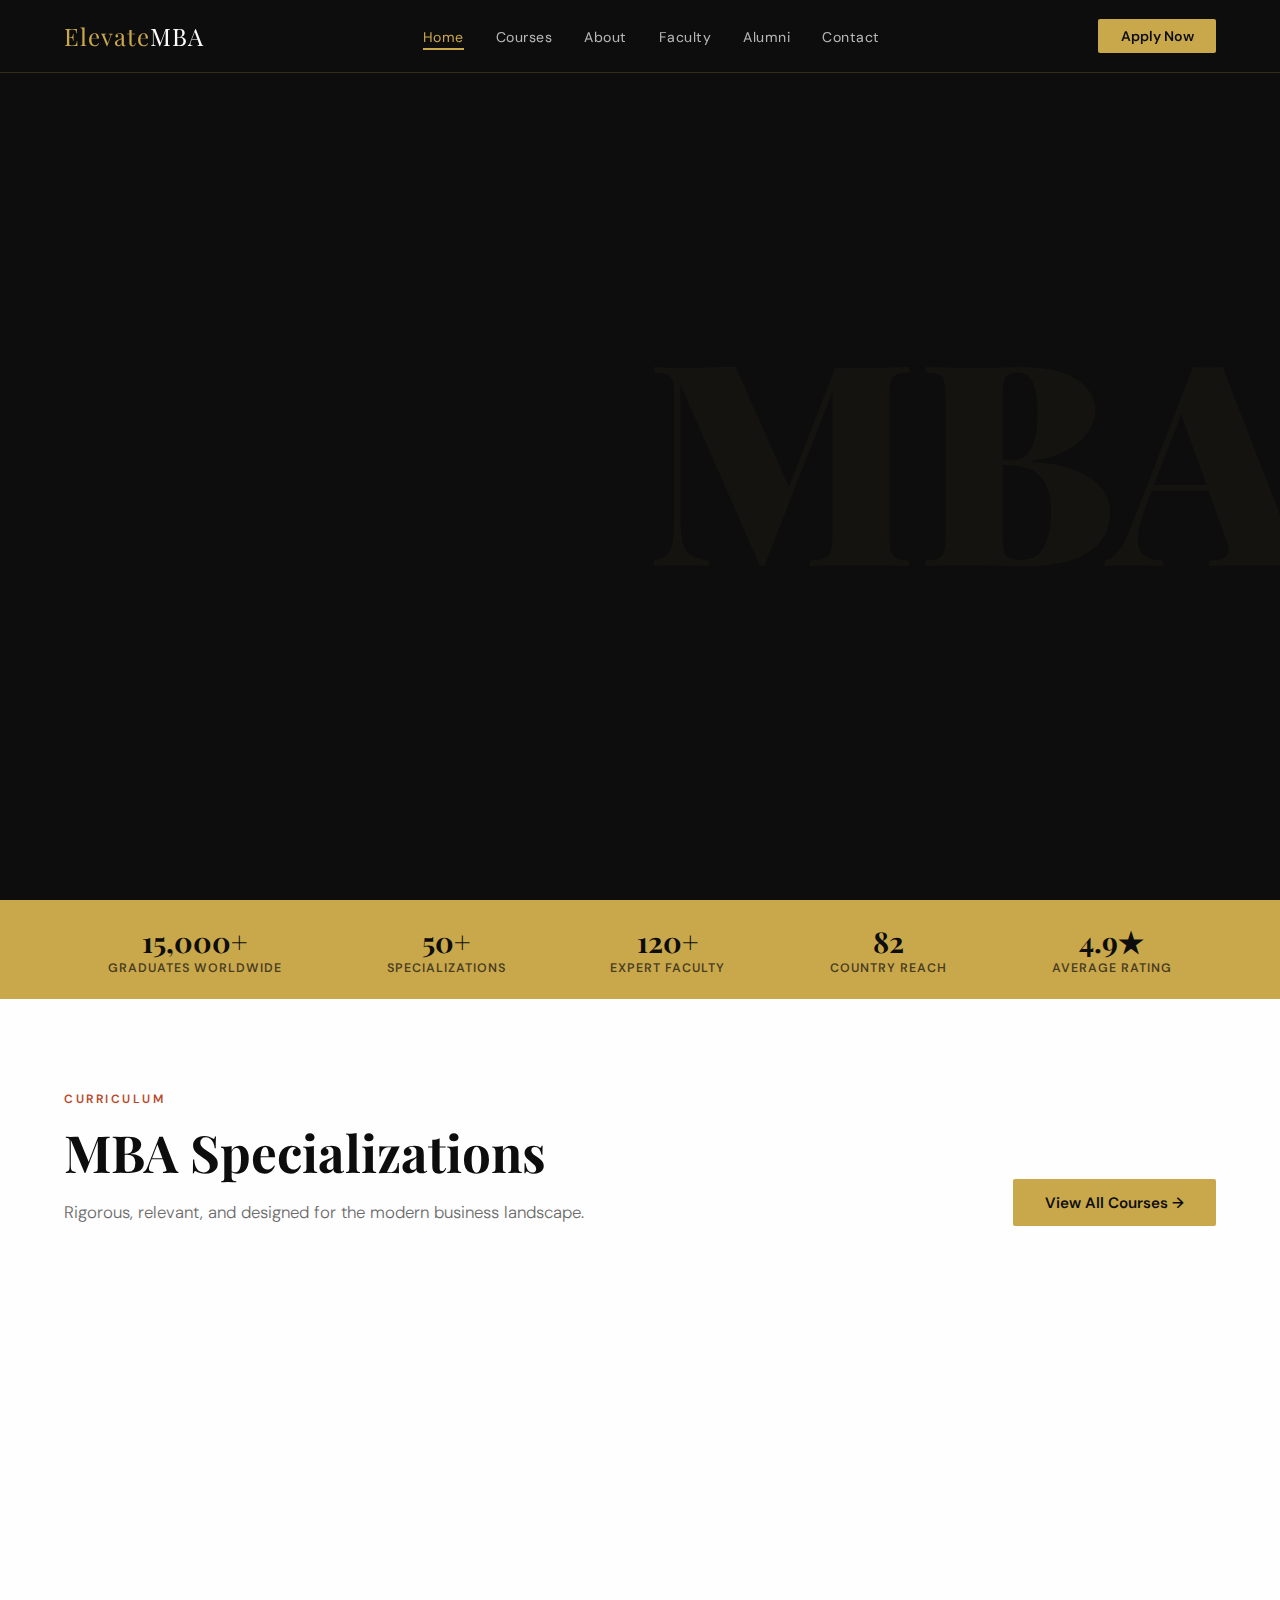
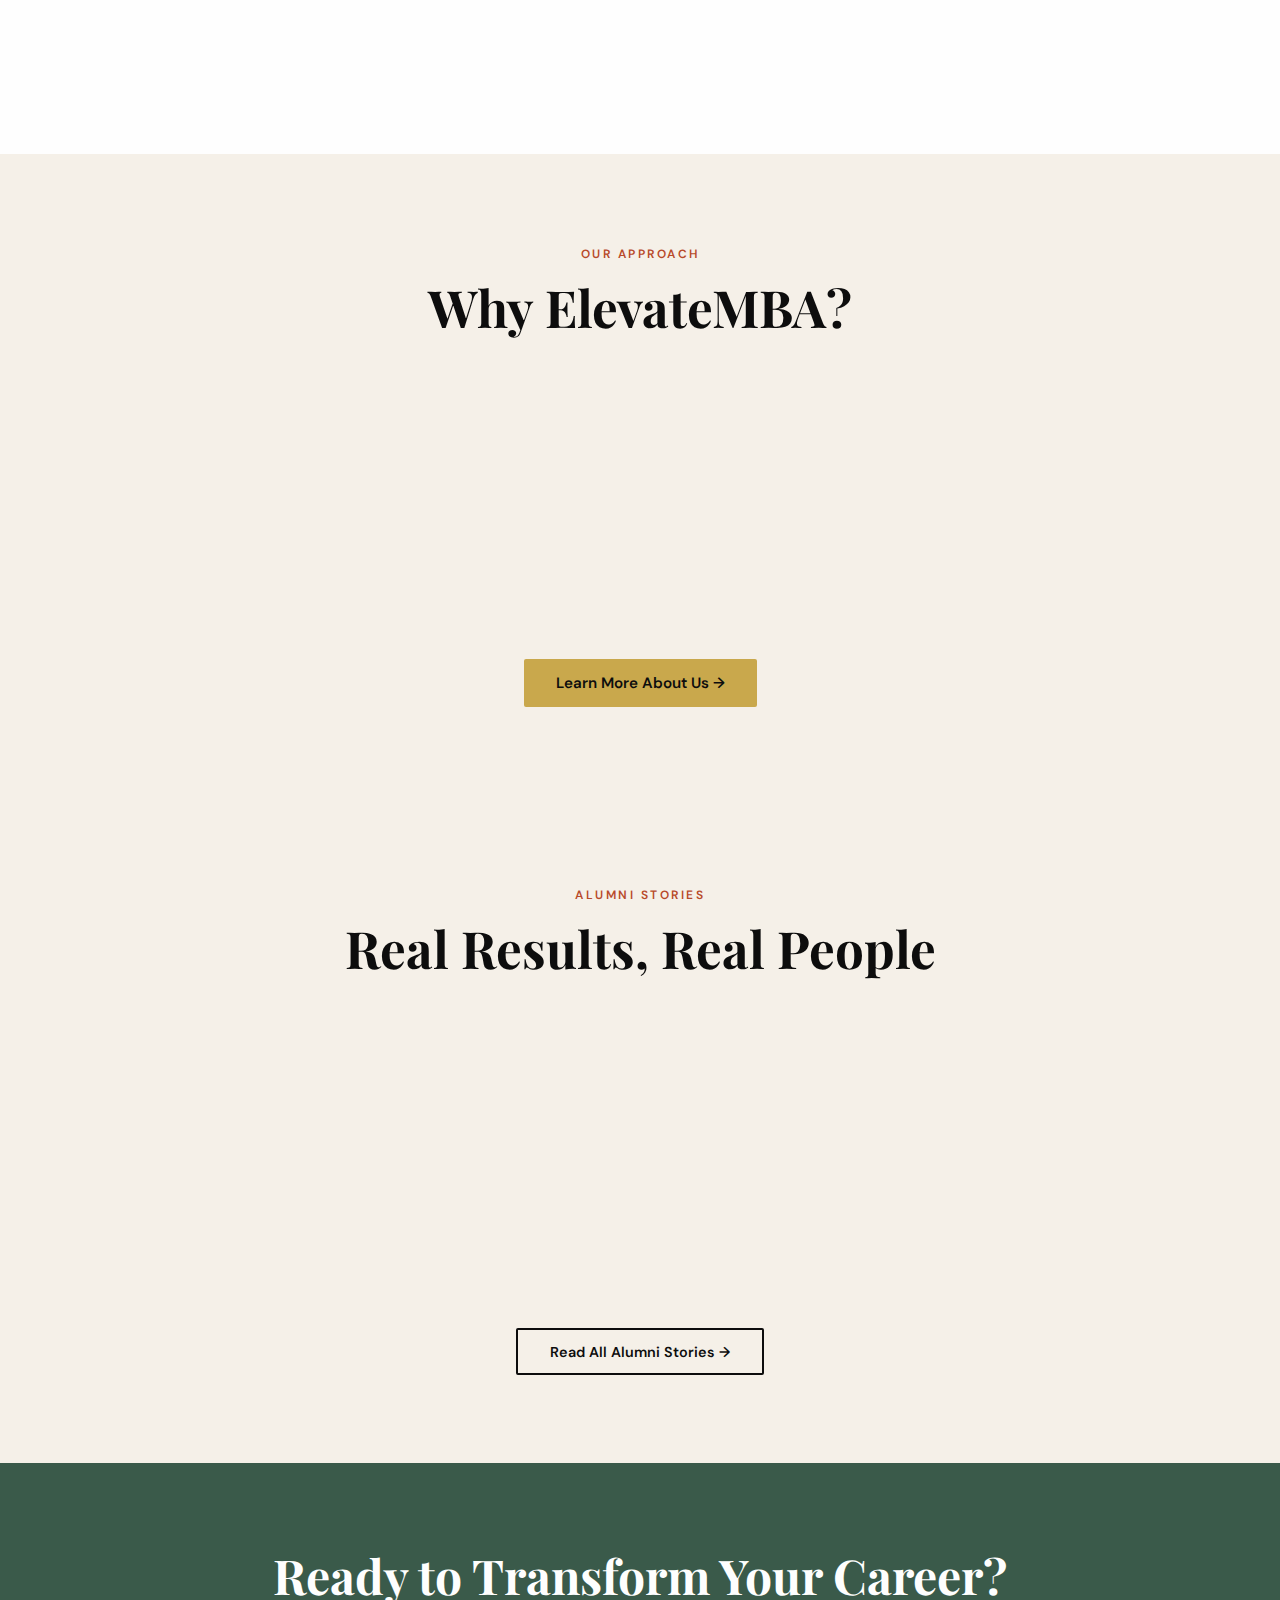
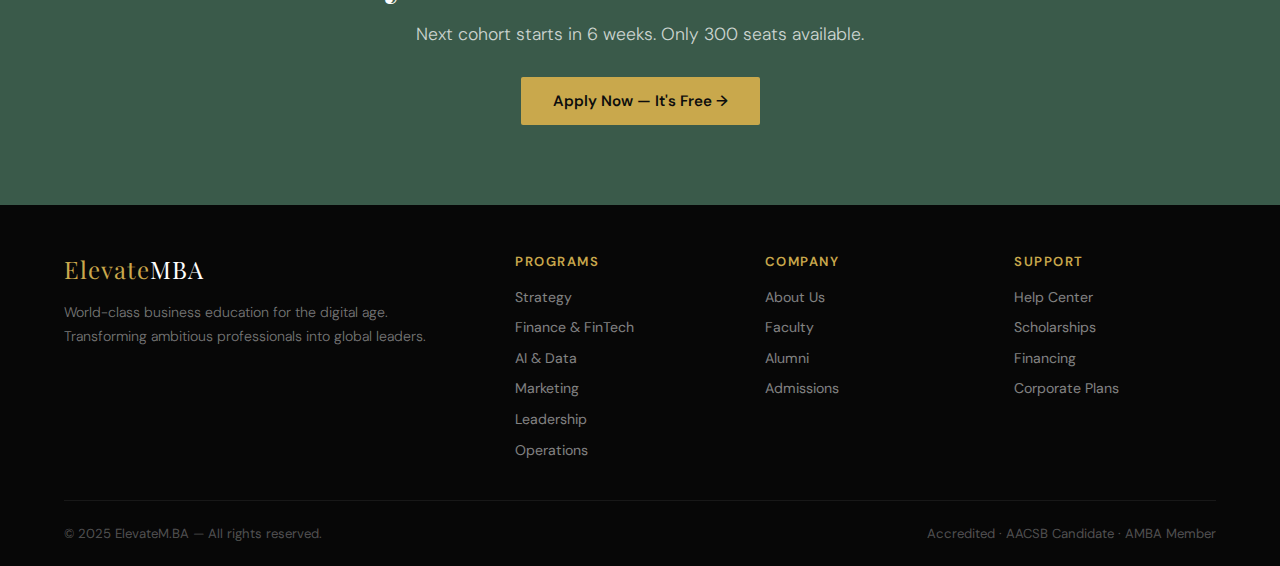
<file: index.html>
<!DOCTYPE html>
<html lang="en">
<head>
<meta charset="UTF-8"><meta name="viewport" content="width=device-width, initial-scale=1.0">
<title>ElevateMBA – Future-Forward Business Education</title>
<link rel="stylesheet" href="styles.css">
</head>
<body>

<nav>
  <a href="index.html" class="logo">Elevate<span>MBA</span></a>
  <ul class="nav-links">
    <li><a href="index.html" class="active">Home</a></li>
    <li><a href="courses.html">Courses</a></li>
    <li><a href="about.html">About</a></li>
    <li><a href="faculty.html">Faculty</a></li>
    <li><a href="testimonials.html">Alumni</a></li>
    <li><a href="contact.html">Contact</a></li>
  </ul>
  <a href="contact.html" class="nav-cta">Apply Now</a>
  <div class="hamburger" onclick="toggleMenu()"><span></span><span></span><span></span></div>
</nav>
<div class="mobile-nav" id="mobileMenu">
  <a href="index.html">Home</a><a href="courses.html">Courses</a><a href="about.html">About</a>
  <a href="faculty.html">Faculty</a><a href="testimonials.html">Alumni</a><a href="contact.html">Contact</a>
</div>

<!-- HERO -->
<section class="hero-section">
  <div class="hero-bg-text">MBA</div>
  <div class="hero-content">
    <div class="hero-tag">🎓 Top-Ranked Online MBA</div>
    <h1 class="hero-title">Lead the<br><em>Digital</em><br>Economy</h1>
    <p class="hero-desc">World-class MBA education reimagined for the future of business. Learn from industry veterans, build a global network, and accelerate your career — on your schedule.</p>
    <div class="hero-btns">
      <a href="courses.html" class="btn-primary">Explore Courses →</a>
      <a href="about.html" class="btn-outline">How It Works</a>
    </div>
  </div>
  <div class="hero-visual">
    <div class="hero-card-stack">
      <div class="hero-card hc3"><div class="stat-num">98%</div><div class="stat-label">Employment rate within 6 months</div></div>
      <div class="hero-card hc1"><div class="hc-label">Featured Course</div><div class="hc-title">Strategic Business Leadership</div><div class="hc-meta">⭐ 4.9 · 2,400 students</div></div>
      <div class="hero-card hc2"><div class="hc-label">Live Session Today</div><div class="hc-title">FinTech & Digital Banking</div><div class="hc-meta">👥 340 enrolled this week</div></div>
    </div>
  </div>
</section>

<div class="stats-bar">
  <div class="stat-item"><div class="num">15,000+</div><div class="lbl">Graduates Worldwide</div></div>
  <div class="stat-item"><div class="num">50+</div><div class="lbl">Specializations</div></div>
  <div class="stat-item"><div class="num">120+</div><div class="lbl">Expert Faculty</div></div>
  <div class="stat-item"><div class="num">82</div><div class="lbl">Country Reach</div></div>
  <div class="stat-item"><div class="num">4.9★</div><div class="lbl">Average Rating</div></div>
</div>

<!-- FEATURED COURSES -->
<section class="home-courses">
  <div class="section-header-row">
    <div>
      <span class="section-tag">Curriculum</span>
      <h2 class="section-title">MBA Specializations</h2>
      <p class="section-sub">Rigorous, relevant, and designed for the modern business landscape.</p>
    </div>
    <a href="courses.html" class="btn-primary">View All Courses →</a>
  </div>
  <div class="courses-grid">
    <div class="course-card" onclick="location.href='courses.html'">
      <div class="course-img ci-strategy">📊<div class="course-badge">Bestseller</div></div>
      <div class="course-body">
        <div class="course-cat">Strategy</div>
        <h3 class="course-title">Corporate Strategy & Business Innovation</h3>
        <div class="course-meta"><span>⏱ 12 weeks</span><span>⭐ 4.9</span></div>
        <div class="course-footer"><div><span class="price">$2,499</span><span class="price-og">$3,999</span></div><a href="contact.html" class="enroll-btn" onclick="event.stopPropagation()">Enroll Now</a></div>
      </div>
    </div>
    <div class="course-card" onclick="location.href='courses.html'">
      <div class="course-img ci-tech">🤖<div class="course-badge">Hot</div></div>
      <div class="course-body">
        <div class="course-cat">Technology</div>
        <h3 class="course-title">AI, Data Science & Digital Transformation</h3>
        <div class="course-meta"><span>⏱ 16 weeks</span><span>⭐ 5.0</span></div>
        <div class="course-footer"><div><span class="price">$3,199</span><span class="price-og">$4,999</span></div><a href="contact.html" class="enroll-btn" onclick="event.stopPropagation()">Enroll Now</a></div>
      </div>
    </div>
    <div class="course-card" onclick="location.href='courses.html'">
      <div class="course-img ci-finance">💼<div class="course-badge">New</div></div>
      <div class="course-body">
        <div class="course-cat">Finance</div>
        <h3 class="course-title">FinTech, Investment & Corporate Finance</h3>
        <div class="course-meta"><span>⏱ 14 weeks</span><span>⭐ 4.8</span></div>
        <div class="course-footer"><div><span class="price">$2,799</span><span class="price-og">$4,499</span></div><a href="contact.html" class="enroll-btn" onclick="event.stopPropagation()">Enroll Now</a></div>
      </div>
    </div>
  </div>
</section>

<!-- WHY US -->
<section class="why-strip">
  <div class="text-center" style="margin-bottom:3rem"><span class="section-tag">Our Approach</span><h2 class="section-title">Why ElevateMBA?</h2></div>
  <div class="why-strip-inner">
    <div class="why-item"><div class="why-icon">🎯</div><h4>Outcome-Driven</h4><p>Co-designed with McKinsey, Google & Goldman Sachs for real career impact.</p></div>
    <div class="why-item"><div class="why-icon">🌍</div><h4>Global Cohorts</h4><p>300+ peers from 40+ countries per intake. A real global network.</p></div>
    <div class="why-item"><div class="why-icon">🎓</div><h4>Dual Certification</h4><p>ElevateMBA certificate + accredited university credential.</p></div>
    <div class="why-item"><div class="why-icon">💼</div><h4>Career Support</h4><p>1 year of dedicated placement support post-graduation.</p></div>
  </div>
  <div style="text-align:center;margin-top:3rem"><a href="about.html" class="btn-primary">Learn More About Us →</a></div>
</section>

<!-- TESTI PREVIEW -->
<section class="home-testi">
  <div class="text-center" style="margin-bottom:2.5rem"><span class="section-tag">Alumni Stories</span><h2 class="section-title">Real Results, Real People</h2></div>
  <div class="testi-grid">
    <div class="testi-card"><div class="testi-quote">"</div><div class="stars">★★★★★</div><p class="testi-text">ElevateM.BA gave me the strategic toolkit to move from mid-level manager to VP of Strategy within 8 months of graduation. The ROI is extraordinary.</p><div class="testi-author"><div class="ta-avatar ta-1">👩</div><div><div class="ta-name">Aisha Kamara</div><div class="ta-role">VP Strategy · Unilever, Lagos</div></div></div></div>
    <div class="testi-card"><div class="testi-quote">"</div><div class="stars">★★★★★</div><p class="testi-text">I launched my own SaaS company 3 months after completing the AI track. The instructors connected me with my first two investors directly.</p><div class="testi-author"><div class="ta-avatar ta-2">👨</div><div><div class="ta-name">Rajiv Menon</div><div class="ta-role">Founder · DataPilot, Bangalore</div></div></div></div>
    <div class="testi-card"><div class="testi-quote">"</div><div class="stars">★★★★★</div><p class="testi-text">The cohort model is unlike anything else online. I have a genuine global network of 200+ executives I still collaborate with daily, two years later.</p><div class="testi-author"><div class="ta-avatar ta-3">👩</div><div><div class="ta-name">Elena Petrov</div><div class="ta-role">CFO · NordCapital, Stockholm</div></div></div></div>
  </div>
  <div style="text-align:center;margin-top:2.5rem"><a href="testimonials.html" class="btn-outline-dark">Read All Alumni Stories →</a></div>
</section>

<!-- CTA -->
<section class="cta-banner">
  <h2>Ready to Transform Your Career?</h2>
  <p>Next cohort starts in 6 weeks. Only 300 seats available.</p>
  <a href="contact.html" class="btn-primary">Apply Now — It's Free →</a>
</section>

<footer>
  <div class="footer-grid">
    <div class="footer-brand"><a href="index.html" class="logo">Elevate<span>MBA</span></a><p>World-class business education for the digital age. Transforming ambitious professionals into global leaders.</p></div>
    <div class="footer-col"><h4>Programs</h4><ul><li><a href="courses.html">Strategy</a></li><li><a href="courses.html">Finance & FinTech</a></li><li><a href="courses.html">AI & Data</a></li><li><a href="courses.html">Marketing</a></li><li><a href="courses.html">Leadership</a></li><li><a href="courses.html">Operations</a></li></ul></div>
    <div class="footer-col"><h4>Company</h4><ul><li><a href="about.html">About Us</a></li><li><a href="faculty.html">Faculty</a></li><li><a href="testimonials.html">Alumni</a></li><li><a href="contact.html">Admissions</a></li></ul></div>
    <div class="footer-col"><h4>Support</h4><ul><li><a href="contact.html">Help Center</a></li><li><a href="contact.html">Scholarships</a></li><li><a href="contact.html">Financing</a></li><li><a href="contact.html">Corporate Plans</a></li></ul></div>
  </div>
  <div class="footer-bottom"><p>© 2025 ElevateM.BA — All rights reserved.</p><p>Accredited · AACSB Candidate · AMBA Member</p></div>
</footer>
<script src="main.js"></script>
</body>
</html>
</file>
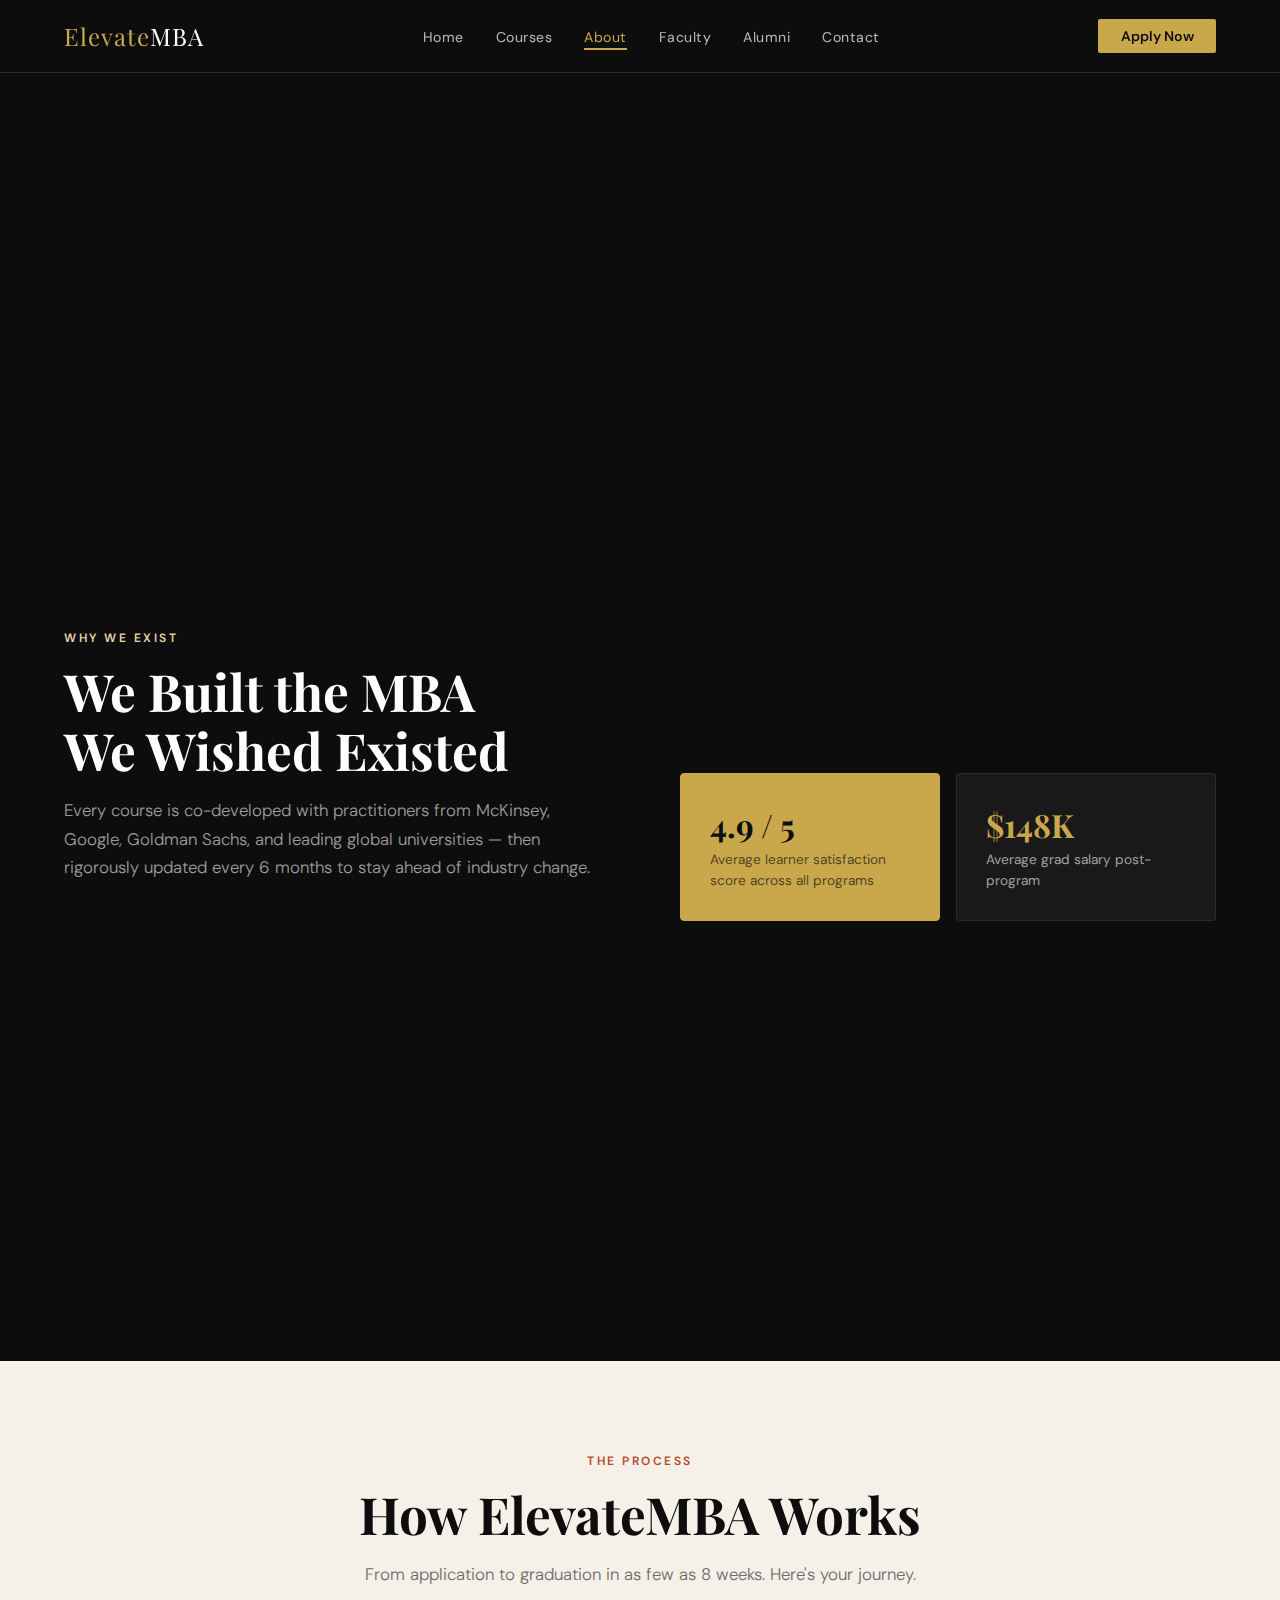
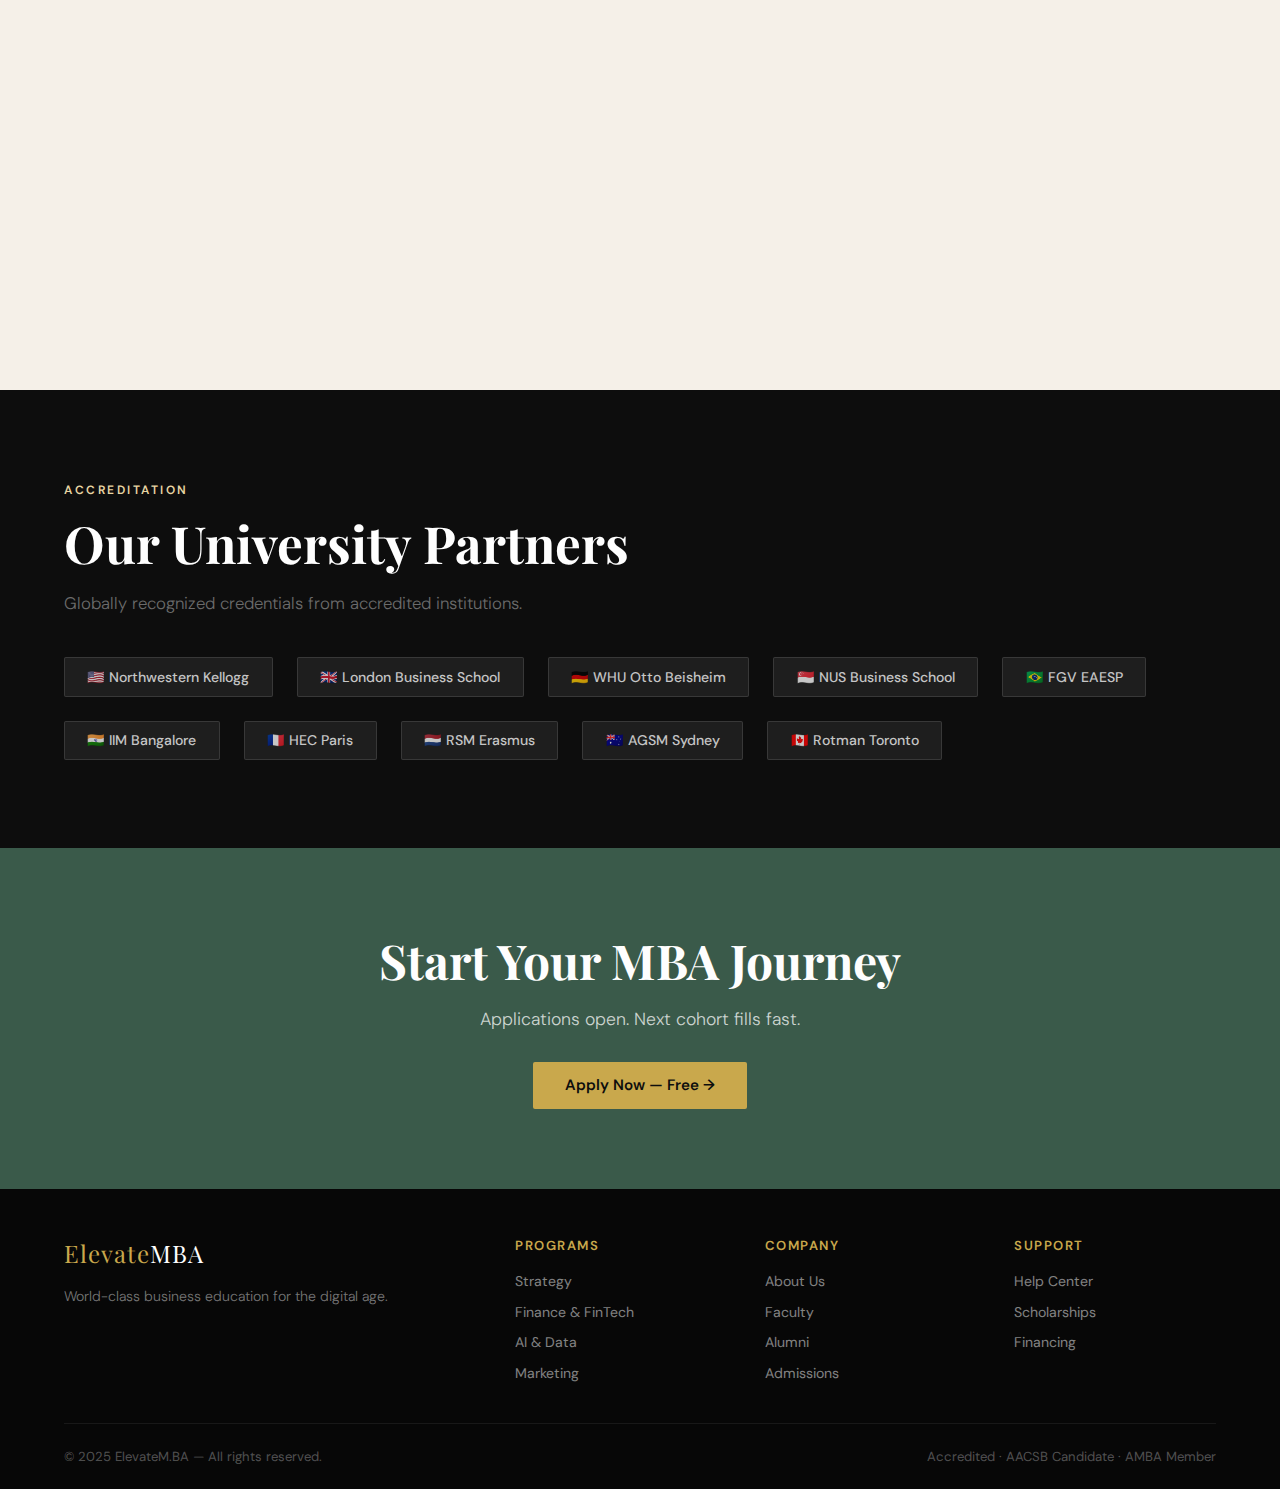
<file: about (1).html>
<!DOCTYPE html>
<html lang="en">
<head>
<!-- Google Tag Manager -->
<script>(function(w,d,s,l,i){w[l]=w[l]||[];w[l].push({'gtm.start':
new Date().getTime(),event:'gtm.js'});var f=d.getElementsByTagName(s)[0],
j=d.createElement(s),dl=l!='dataLayer'?'&l='+l:'';j.async=true;j.src=
'https://www.googletagmanager.com/gtm.js?id='+i+dl;f.parentNode.insertBefore(j,f);
})(window,document,'script','dataLayer','GTM-WCFX85GM');</script>
<!-- End Google Tag Manager -->
<meta charset="UTF-8"><meta name="viewport" content="width=device-width, initial-scale=1.0">
<title>About – ElevateMBA</title>
<link rel="stylesheet" href="styles.css">
</head>
<body>
<!-- Google Tag Manager (noscript) -->
<noscript><iframe src="https://www.googletagmanager.com/ns.html?id=GTM-WCFX85GM"
height="0" width="0" style="display:none;visibility:hidden"></iframe></noscript>
<!-- End Google Tag Manager (noscript) -->
<!-- Google Tag Manager (noscript) -->
<noscript><iframe src="https://www.googletagmanager.com/ns.html?id=GTM-WCFX85GM"
height="0" width="0" style="display:none;visibility:hidden"></iframe></noscript>
<!-- End Google Tag Manager (noscript) -->

<nav>
  <a href="index.html" class="logo">Elevate<span>MBA</span></a>
  <ul class="nav-links">
    <li><a href="index.html">Home</a></li>
    <li><a href="courses.html">Courses</a></li>
    <li><a href="about.html" class="active">About</a></li>
    <li><a href="faculty.html">Faculty</a></li>
    <li><a href="testimonials.html">Alumni</a></li>
    <li><a href="contact.html">Contact</a></li>
  </ul>
  <a href="contact.html" class="nav-cta">Apply Now</a>
  <div class="hamburger" onclick="toggleMenu()"><span></span><span></span><span></span></div>
</nav>
<div class="mobile-nav" id="mobileMenu">
  <a href="index.html">Home</a><a href="courses.html">Courses</a><a href="about.html">About</a>
  <a href="faculty.html">Faculty</a><a href="testimonials.html">Alumni</a><a href="contact.html">Contact</a>
</div>

<div class="page-hero">
  <div class="page-hero-bg"></div>
  <span class="section-tag">Our Story</span>
  <h1 class="section-title">Business Education<br>Reimagined for the<br>Digital Age</h1>
  <p class="section-sub">Founded in 2018 by a team of Harvard Business School alumni and Silicon Valley executives, ElevateMBA was born from a single conviction: the traditional MBA is broken — too slow, too theoretical, too expensive.</p>
</div>

<!-- MISSION -->
<section class="about-section-dark">
  <div class="about-grid">
    <div class="about-content">
      <span class="section-tag" style="color:var(--gold-light)">Why We Exist</span>
      <h2 class="section-title">We Built the MBA<br>We Wished Existed</h2>
      <p class="section-sub">Every course is co-developed with practitioners from McKinsey, Google, Goldman Sachs, and leading global universities — then rigorously updated every 6 months to stay ahead of industry change.</p>
      <div class="about-features">
        <div class="about-feature">
          <div class="af-icon">🎯</div>
          <div class="af-text"><h4>Outcome-Driven Curriculum</h4><p>Every module is mapped to a specific career outcome. If it doesn't move the needle, it doesn't make the cut.</p></div>
        </div>
        <div class="about-feature">
          <div class="af-icon">🌍</div>
          <div class="af-text"><h4>Global Cohort Learning</h4><p>Study alongside 300+ peers per cohort from 40+ countries. Build the network that will define your next decade.</p></div>
        </div>
        <div class="about-feature">
          <div class="af-icon">🎓</div>
          <div class="af-text"><h4>Dual Certification</h4><p>Earn both our ElevateMBA certificate and a recognized academic credential through our 40+ university partners.</p></div>
        </div>
        <div class="about-feature">
          <div class="af-icon">💼</div>
          <div class="af-text"><h4>Career Placement Support</h4><p>Dedicated career coaches, resume reviews, mock interviews, and direct recruiter connections — for 1 full year post-graduation.</p></div>
        </div>
      </div>
    </div>
    <div class="about-visual">
      <div class="av-card gold-card"><h3>4.9 / 5</h3><p>Average learner satisfaction score across all programs</p></div>
      <div class="av-card"><h3>$148K</h3><p style="color:rgba(255,255,255,0.6)">Average grad salary post-program</p></div>
      <div class="av-card tall"><h3>40+ University Partners</h3><p>Globally recognized credentials across North America, Europe & Asia.</p></div>
      <div class="av-card"><h3>6 Wks</h3><p style="color:rgba(255,255,255,0.6)">Avg. time to first interview callback</p></div>
    </div>
  </div>
</section>

<!-- HOW IT WORKS -->
<section class="about-section-light">
  <div class="text-center" style="margin-bottom:0">
    <span class="section-tag">The Process</span>
    <h2 class="section-title">How ElevateMBA Works</h2>
    <p class="section-sub">From application to graduation in as few as 8 weeks. Here's your journey.</p>
  </div>
  <div class="process-grid">
    <div class="process-step"><div class="step-num">01</div><h4>Apply Online</h4><p>A simple 10-minute application. No GMAT required. Our team reviews within 48 hours and schedules a free consultation.</p></div>
    <div class="process-step"><div class="step-num">02</div><h4>Choose Your Track</h4><p>Select your specialization and cohort start date. Our advisors will help you match the right program to your goals.</p></div>
    <div class="process-step"><div class="step-num">03</div><h4>Learn & Collaborate</h4><p>Live sessions, recorded lessons, group projects, and 1:1 mentor calls. A fully immersive experience — anywhere in the world.</p></div>
    <div class="process-step"><div class="step-num">04</div><h4>Graduate & Launch</h4><p>Earn your dual certificate and tap into our career team. Most graduates receive their first job offer within 6 weeks.</p></div>
  </div>
</section>

<!-- UNIVERSITY PARTNERS -->
<section class="about-section-dark">
  <span class="section-tag" style="color:var(--gold-light)">Accreditation</span>
  <h2 class="section-title" style="color:var(--white)">Our University Partners</h2>
  <p class="section-sub">Globally recognized credentials from accredited institutions.</p>
  <div class="partners-strip">
    <div class="partner-chip">🇺🇸 Northwestern Kellogg</div>
    <div class="partner-chip">🇬🇧 London Business School</div>
    <div class="partner-chip">🇩🇪 WHU Otto Beisheim</div>
    <div class="partner-chip">🇸🇬 NUS Business School</div>
    <div class="partner-chip">🇧🇷 FGV EAESP</div>
    <div class="partner-chip">🇮🇳 IIM Bangalore</div>
    <div class="partner-chip">🇫🇷 HEC Paris</div>
    <div class="partner-chip">🇳🇱 RSM Erasmus</div>
    <div class="partner-chip">🇦🇺 AGSM Sydney</div>
    <div class="partner-chip">🇨🇦 Rotman Toronto</div>
  </div>
</section>

<section class="cta-banner">
  <h2>Start Your MBA Journey</h2>
  <p>Applications open. Next cohort fills fast.</p>
  <a href="contact.html" class="btn-primary">Apply Now — Free →</a>
</section>

<footer>
  <div class="footer-grid">
    <div class="footer-brand"><a href="index.html" class="logo">Elevate<span>MBA</span></a><p>World-class business education for the digital age.</p></div>
    <div class="footer-col"><h4>Programs</h4><ul><li><a href="courses.html">Strategy</a></li><li><a href="courses.html">Finance & FinTech</a></li><li><a href="courses.html">AI & Data</a></li><li><a href="courses.html">Marketing</a></li></ul></div>
    <div class="footer-col"><h4>Company</h4><ul><li><a href="about.html">About Us</a></li><li><a href="faculty.html">Faculty</a></li><li><a href="testimonials.html">Alumni</a></li><li><a href="contact.html">Admissions</a></li></ul></div>
    <div class="footer-col"><h4>Support</h4><ul><li><a href="contact.html">Help Center</a></li><li><a href="contact.html">Scholarships</a></li><li><a href="contact.html">Financing</a></li></ul></div>
  </div>
  <div class="footer-bottom"><p>© 2025 ElevateM.BA — All rights reserved.</p><p>Accredited · AACSB Candidate · AMBA Member</p></div>
</footer>
<script src="main.js"></script>
</body>
</html>
</file>
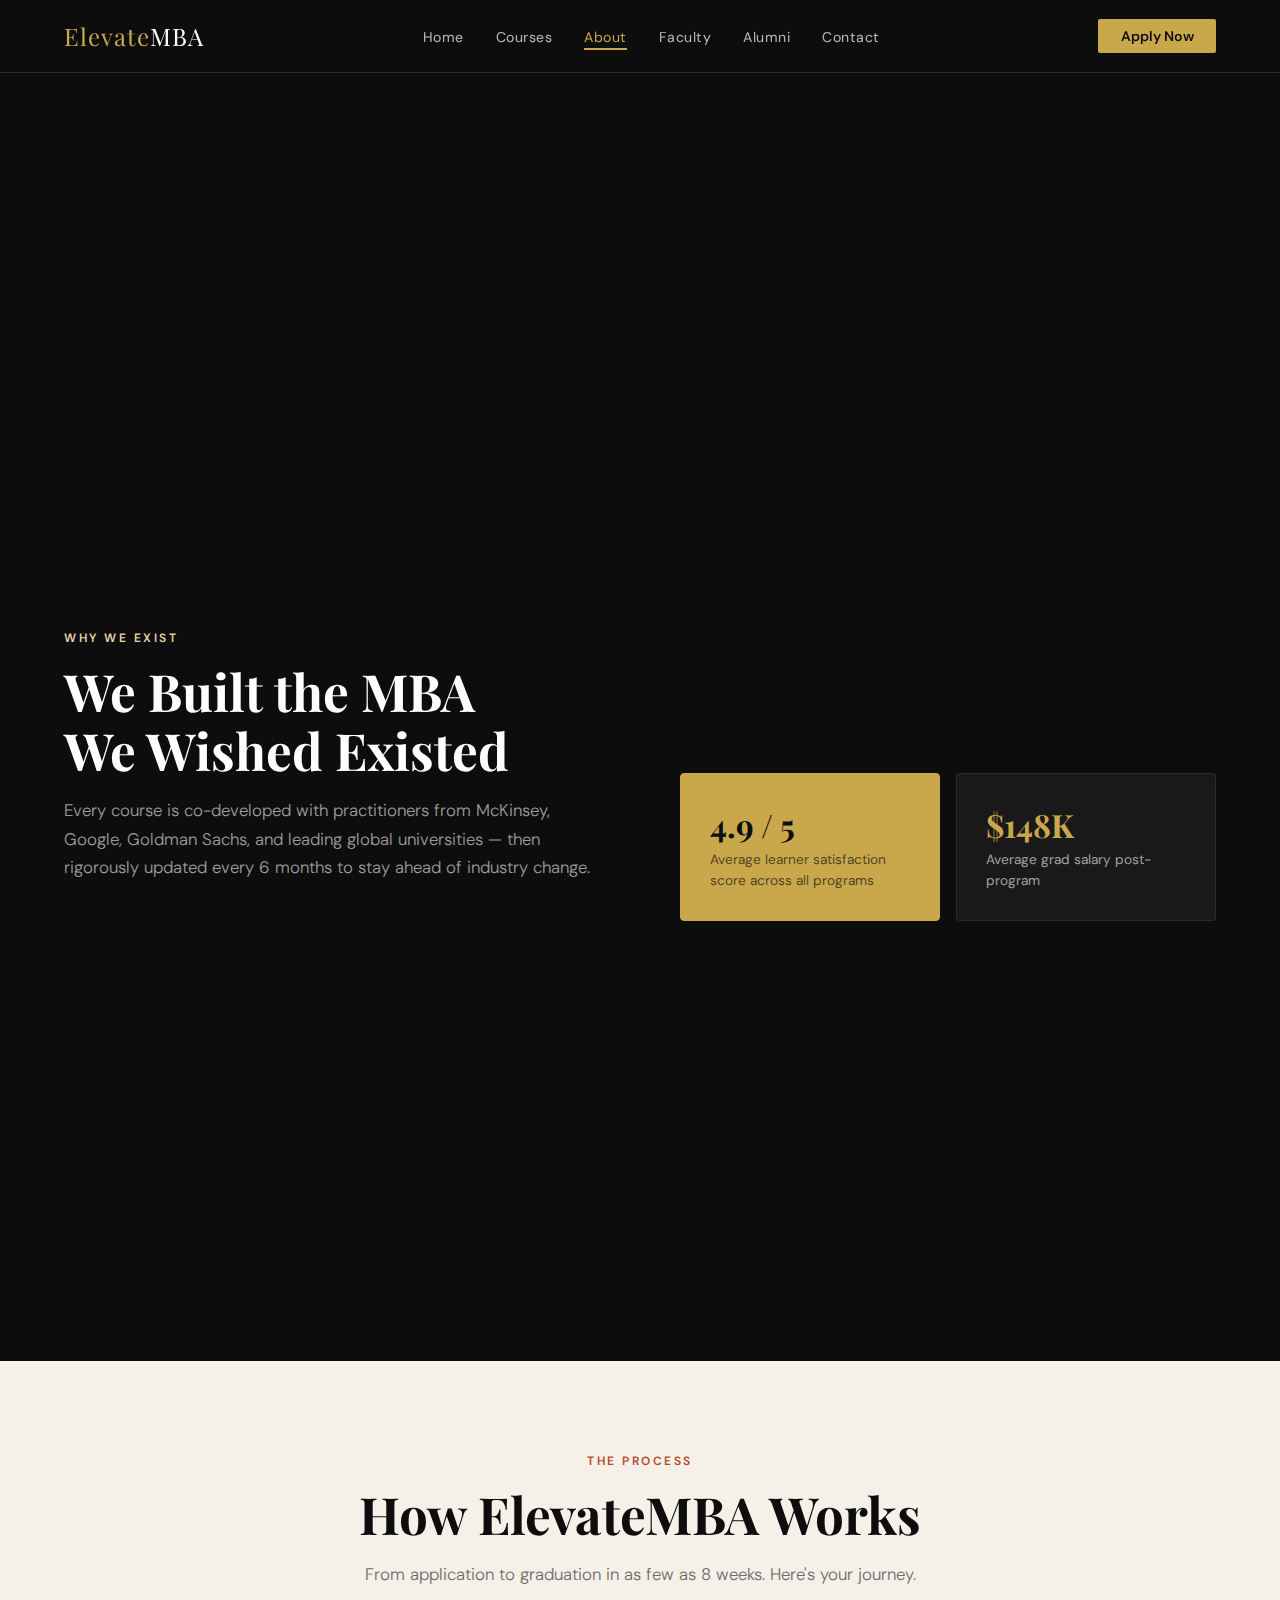
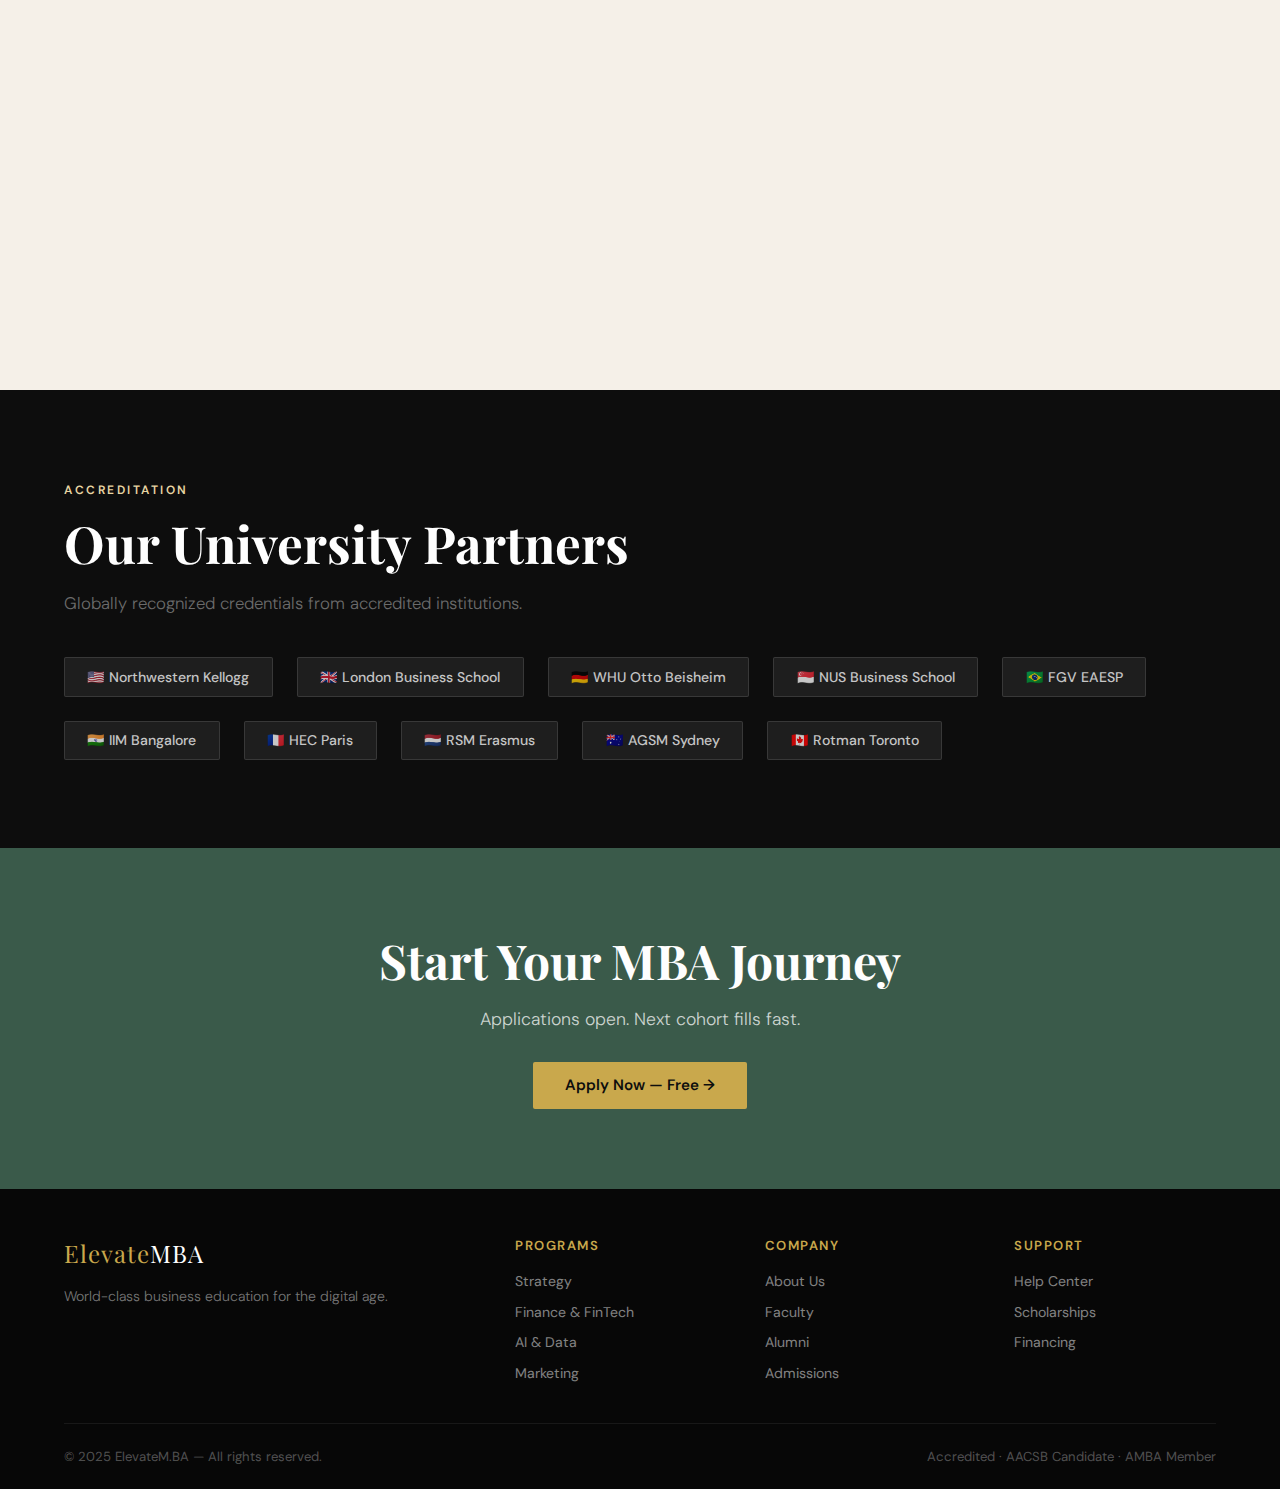
<file: about.html>
<!DOCTYPE html>
<html lang="en">
<head>
  <!-- Google tag (gtag.js) -->
<script async src="https://www.googletagmanager.com/gtag/js?id=G-XV32LHB5R5"></script>
<script>
  window.dataLayer = window.dataLayer || [];
  function gtag(){dataLayer.push(arguments);}
  gtag('js', new Date());

  gtag('config', 'G-XV32LHB5R5');
</script>
  <!-- Google Tag Manager -->
<script>(function(w,d,s,l,i){w[l]=w[l]||[];w[l].push({'gtm.start':
new Date().getTime(),event:'gtm.js'});var f=d.getElementsByTagName(s)[0],
j=d.createElement(s),dl=l!='dataLayer'?'&l='+l:'';j.async=true;j.src=
'https://www.googletagmanager.com/gtm.js?id='+i+dl;f.parentNode.insertBefore(j,f);
})(window,document,'script','dataLayer','GTM-546PDBQW');</script>
<!-- End Google Tag Manager -->
<meta charset="UTF-8"><meta name="viewport" content="width=device-width, initial-scale=1.0">
<title>About – ElevateMBA</title>
<link rel="stylesheet" href="styles.css">
</head>
<body>

<!-- Google Tag Manager (noscript) -->
<noscript><iframe src="https://www.googletagmanager.com/ns.html?id=GTM-546PDBQW"
height="0" width="0" style="display:none;visibility:hidden"></iframe></noscript>
<!-- End Google Tag Manager (noscript) -->
  <nav>
  <a href="index.html" class="logo">Elevate<span>MBA</span></a>
  <ul class="nav-links">
    <li><a href="index.html">Home</a></li>
    <li><a href="courses.html">Courses</a></li>
    <li><a href="about.html" class="active">About</a></li>
    <li><a href="faculty.html">Faculty</a></li>
    <li><a href="testimonials.html">Alumni</a></li>
    <li><a href="contact.html">Contact</a></li>
  </ul>
  <a href="contact.html" class="nav-cta">Apply Now</a>
  <div class="hamburger" onclick="toggleMenu()"><span></span><span></span><span></span></div>
</nav>
<div class="mobile-nav" id="mobileMenu">
  <a href="index.html">Home</a><a href="courses.html">Courses</a><a href="about.html">About</a>
  <a href="faculty.html">Faculty</a><a href="testimonials.html">Alumni</a><a href="contact.html">Contact</a>
</div>

<div class="page-hero">
  <div class="page-hero-bg"></div>
  <span class="section-tag">Our Story</span>
  <h1 class="section-title">Business Education<br>Reimagined for the<br>Digital Age</h1>
  <p class="section-sub">Founded in 2018 by a team of Harvard Business School alumni and Silicon Valley executives, ElevateMBA was born from a single conviction: the traditional MBA is broken — too slow, too theoretical, too expensive.</p>
</div>

<!-- MISSION -->
<section class="about-section-dark">
  <div class="about-grid">
    <div class="about-content">
      <span class="section-tag" style="color:var(--gold-light)">Why We Exist</span>
      <h2 class="section-title">We Built the MBA<br>We Wished Existed</h2>
      <p class="section-sub">Every course is co-developed with practitioners from McKinsey, Google, Goldman Sachs, and leading global universities — then rigorously updated every 6 months to stay ahead of industry change.</p>
      <div class="about-features">
        <div class="about-feature">
          <div class="af-icon">🎯</div>
          <div class="af-text"><h4>Outcome-Driven Curriculum</h4><p>Every module is mapped to a specific career outcome. If it doesn't move the needle, it doesn't make the cut.</p></div>
        </div>
        <div class="about-feature">
          <div class="af-icon">🌍</div>
          <div class="af-text"><h4>Global Cohort Learning</h4><p>Study alongside 300+ peers per cohort from 40+ countries. Build the network that will define your next decade.</p></div>
        </div>
        <div class="about-feature">
          <div class="af-icon">🎓</div>
          <div class="af-text"><h4>Dual Certification</h4><p>Earn both our ElevateMBA certificate and a recognized academic credential through our 40+ university partners.</p></div>
        </div>
        <div class="about-feature">
          <div class="af-icon">💼</div>
          <div class="af-text"><h4>Career Placement Support</h4><p>Dedicated career coaches, resume reviews, mock interviews, and direct recruiter connections — for 1 full year post-graduation.</p></div>
        </div>
      </div>
    </div>
    <div class="about-visual">
      <div class="av-card gold-card"><h3>4.9 / 5</h3><p>Average learner satisfaction score across all programs</p></div>
      <div class="av-card"><h3>$148K</h3><p style="color:rgba(255,255,255,0.6)">Average grad salary post-program</p></div>
      <div class="av-card tall"><h3>40+ University Partners</h3><p>Globally recognized credentials across North America, Europe & Asia.</p></div>
      <div class="av-card"><h3>6 Wks</h3><p style="color:rgba(255,255,255,0.6)">Avg. time to first interview callback</p></div>
    </div>
  </div>
</section>

<!-- HOW IT WORKS -->
<section class="about-section-light">
  <div class="text-center" style="margin-bottom:0">
    <span class="section-tag">The Process</span>
    <h2 class="section-title">How ElevateMBA Works</h2>
    <p class="section-sub">From application to graduation in as few as 8 weeks. Here's your journey.</p>
  </div>
  <div class="process-grid">
    <div class="process-step"><div class="step-num">01</div><h4>Apply Online</h4><p>A simple 10-minute application. No GMAT required. Our team reviews within 48 hours and schedules a free consultation.</p></div>
    <div class="process-step"><div class="step-num">02</div><h4>Choose Your Track</h4><p>Select your specialization and cohort start date. Our advisors will help you match the right program to your goals.</p></div>
    <div class="process-step"><div class="step-num">03</div><h4>Learn & Collaborate</h4><p>Live sessions, recorded lessons, group projects, and 1:1 mentor calls. A fully immersive experience — anywhere in the world.</p></div>
    <div class="process-step"><div class="step-num">04</div><h4>Graduate & Launch</h4><p>Earn your dual certificate and tap into our career team. Most graduates receive their first job offer within 6 weeks.</p></div>
  </div>
</section>

<!-- UNIVERSITY PARTNERS -->
<section class="about-section-dark">
  <span class="section-tag" style="color:var(--gold-light)">Accreditation</span>
  <h2 class="section-title" style="color:var(--white)">Our University Partners</h2>
  <p class="section-sub">Globally recognized credentials from accredited institutions.</p>
  <div class="partners-strip">
    <div class="partner-chip">🇺🇸 Northwestern Kellogg</div>
    <div class="partner-chip">🇬🇧 London Business School</div>
    <div class="partner-chip">🇩🇪 WHU Otto Beisheim</div>
    <div class="partner-chip">🇸🇬 NUS Business School</div>
    <div class="partner-chip">🇧🇷 FGV EAESP</div>
    <div class="partner-chip">🇮🇳 IIM Bangalore</div>
    <div class="partner-chip">🇫🇷 HEC Paris</div>
    <div class="partner-chip">🇳🇱 RSM Erasmus</div>
    <div class="partner-chip">🇦🇺 AGSM Sydney</div>
    <div class="partner-chip">🇨🇦 Rotman Toronto</div>
  </div>
</section>

<section class="cta-banner">
  <h2>Start Your MBA Journey</h2>
  <p>Applications open. Next cohort fills fast.</p>
  <a href="contact.html" class="btn-primary">Apply Now — Free →</a>
</section>

<footer>
  <div class="footer-grid">
    <div class="footer-brand"><a href="index.html" class="logo">Elevate<span>MBA</span></a><p>World-class business education for the digital age.</p></div>
    <div class="footer-col"><h4>Programs</h4><ul><li><a href="courses.html">Strategy</a></li><li><a href="courses.html">Finance & FinTech</a></li><li><a href="courses.html">AI & Data</a></li><li><a href="courses.html">Marketing</a></li></ul></div>
    <div class="footer-col"><h4>Company</h4><ul><li><a href="about.html">About Us</a></li><li><a href="faculty.html">Faculty</a></li><li><a href="testimonials.html">Alumni</a></li><li><a href="contact.html">Admissions</a></li></ul></div>
    <div class="footer-col"><h4>Support</h4><ul><li><a href="contact.html">Help Center</a></li><li><a href="contact.html">Scholarships</a></li><li><a href="contact.html">Financing</a></li></ul></div>
  </div>
  <div class="footer-bottom"><p>© 2025 ElevateM.BA — All rights reserved.</p><p>Accredited · AACSB Candidate · AMBA Member</p></div>
</footer>
<script src="main.js"></script>
</body>
</html>
</file>
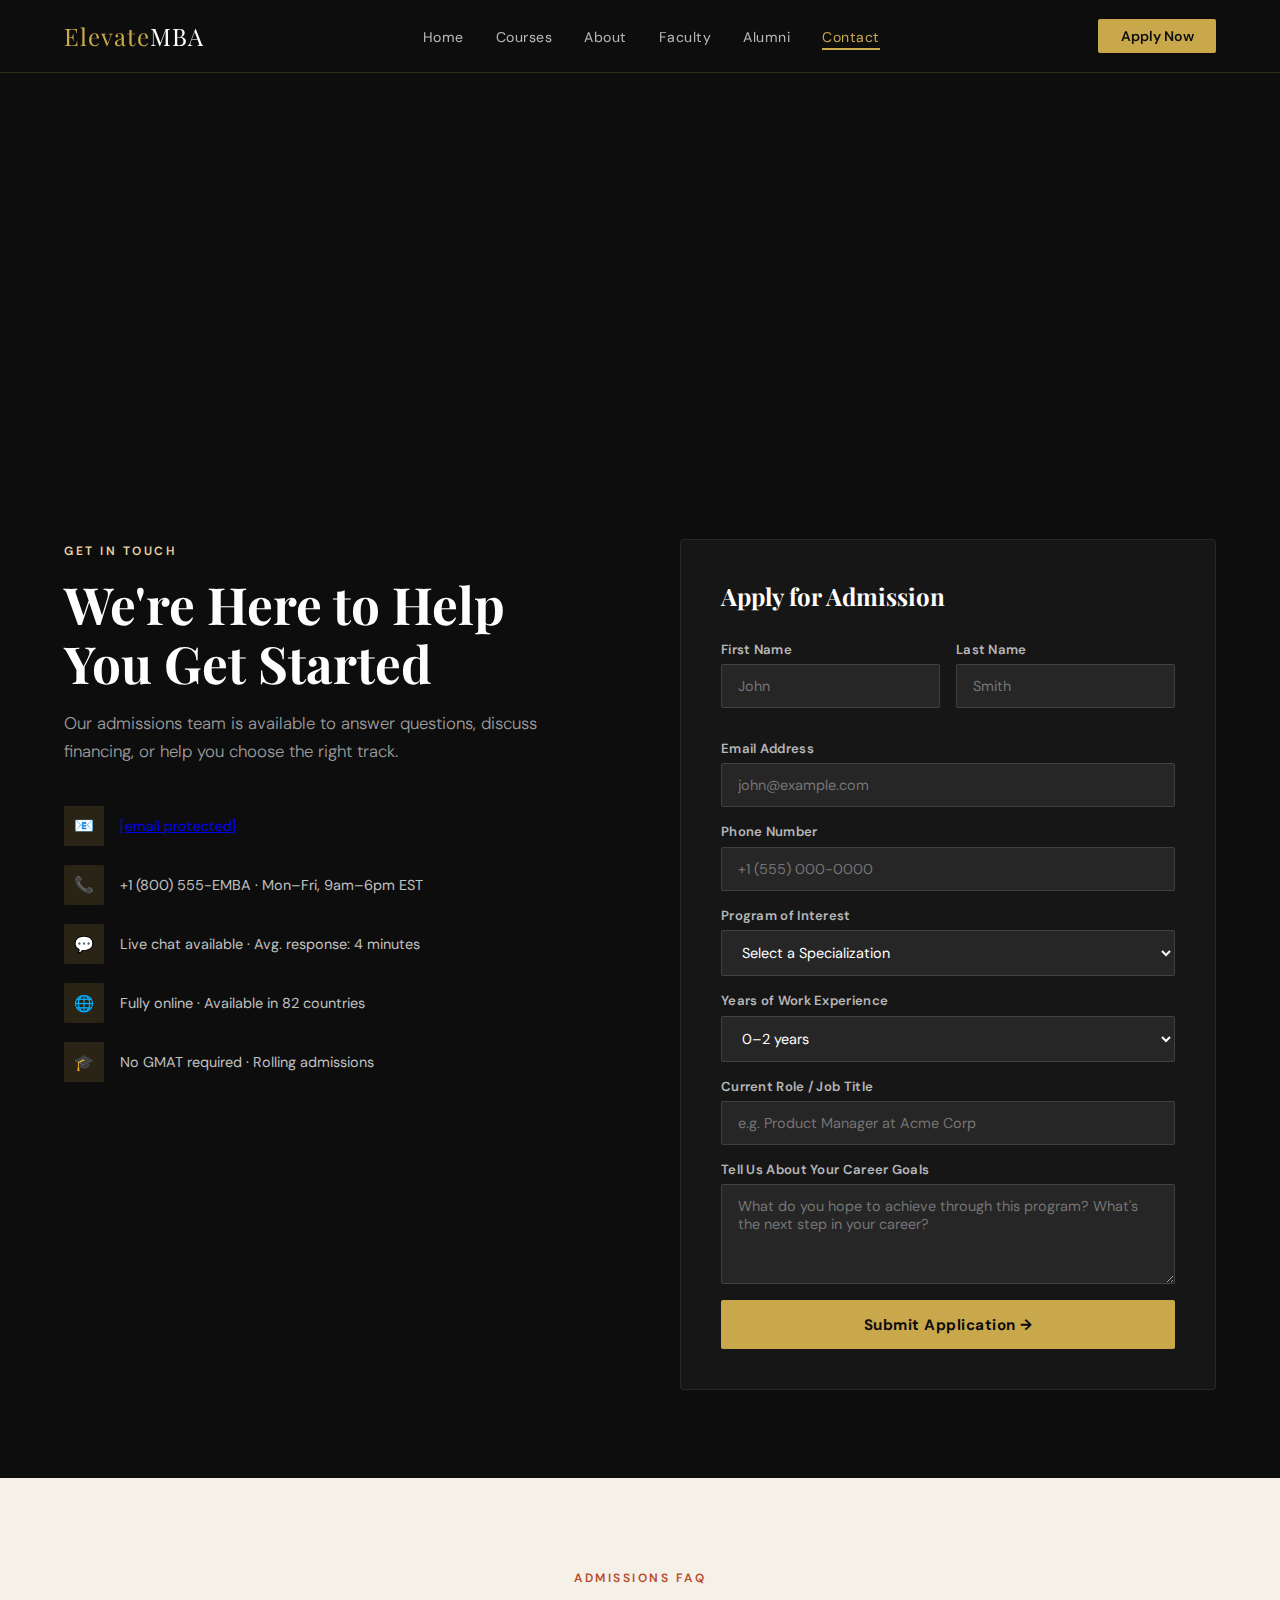
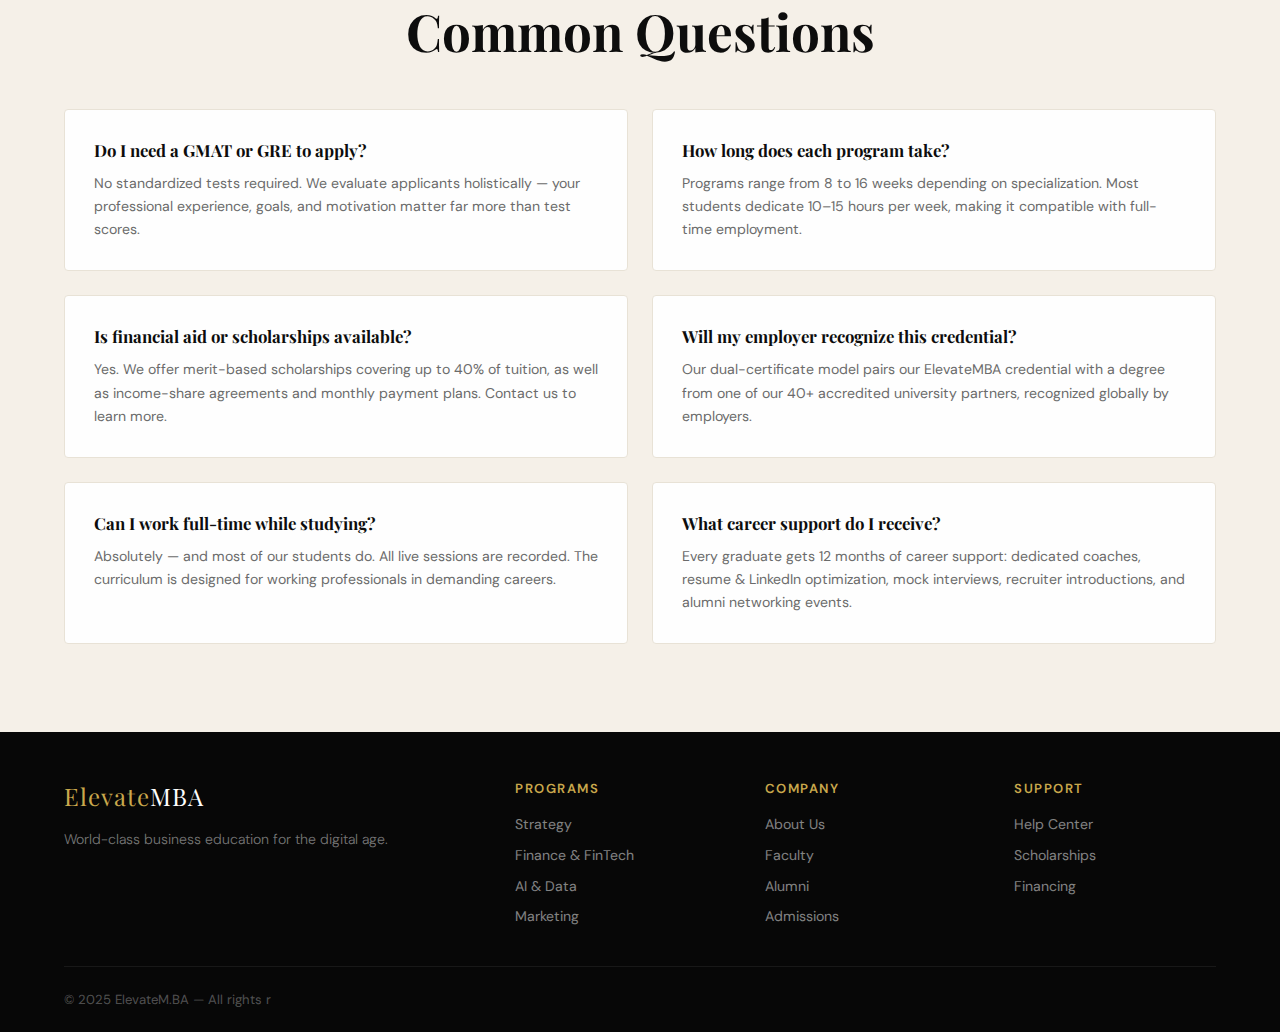
<file: contact (1).html>
<!DOCTYPE html>
<html lang="en">
<head>
<!-- Google Tag Manager -->
<script>(function(w,d,s,l,i){w[l]=w[l]||[];w[l].push({'gtm.start':
new Date().getTime(),event:'gtm.js'});var f=d.getElementsByTagName(s)[0],
j=d.createElement(s),dl=l!='dataLayer'?'&l='+l:'';j.async=true;j.src=
'https://www.googletagmanager.com/gtm.js?id='+i+dl;f.parentNode.insertBefore(j,f);
})(window,document,'script','dataLayer','GTM-WCFX85GM');</script>
<!-- End Google Tag Manager -->
<meta charset="UTF-8"><meta name="viewport" content="width=device-width, initial-scale=1.0">
<title>Apply Now – ElevateMBA</title>
<link rel="stylesheet" href="styles.css">
</head>
<body>
<!-- Google Tag Manager (noscript) -->
<noscript><iframe src="https://www.googletagmanager.com/ns.html?id=GTM-WCFX85GM"
height="0" width="0" style="display:none;visibility:hidden"></iframe></noscript>
<!-- End Google Tag Manager (noscript) -->
<!-- Google Tag Manager (noscript) -->
<noscript><iframe src="https://www.googletagmanager.com/ns.html?id=GTM-WCFX85GM"
height="0" width="0" style="display:none;visibility:hidden"></iframe></noscript>
<!-- End Google Tag Manager (noscript) -->

<nav>
  <a href="index.html" class="logo">Elevate<span>MBA</span></a>
  <ul class="nav-links">
    <li><a href="index.html">Home</a></li>
    <li><a href="courses.html">Courses</a></li>
    <li><a href="about.html">About</a></li>
    <li><a href="faculty.html">Faculty</a></li>
    <li><a href="testimonials.html">Alumni</a></li>
    <li><a href="contact.html" class="active">Contact</a></li>
  </ul>
  <a href="contact.html" class="nav-cta">Apply Now</a>
  <div class="hamburger" onclick="toggleMenu()"><span></span><span></span><span></span></div>
</nav>
<div class="mobile-nav" id="mobileMenu">
  <a href="index.html">Home</a><a href="courses.html">Courses</a><a href="about.html">About</a>
  <a href="faculty.html">Faculty</a><a href="testimonials.html">Alumni</a><a href="contact.html">Contact</a>
</div>

<div class="page-hero">
  <div class="page-hero-bg"></div>
  <span class="section-tag">Admissions Open</span>
  <h1 class="section-title">Begin Your Application<br>in 10 Minutes</h1>
  <p class="section-sub">No GMAT required. Applications are reviewed on a rolling basis. Next cohort starts in 6 weeks — only 300 seats available.</p>
</div>

<!-- CONTACT SECTION -->
<section class="contact-section">
  <div class="contact-grid">
    <div class="contact-info">
      <span class="section-tag" style="color:var(--gold-light)">Get in Touch</span>
      <h2 class="section-title">We're Here to Help<br>You Get Started</h2>
      <p class="section-sub">Our admissions team is available to answer questions, discuss financing, or help you choose the right track.</p>
      <div class="contact-details">
        <div class="cd-item"><div class="cd-icon">📧</div><div class="cd-text"><a href="/cdn-cgi/l/email-protection" class="__cf_email__" data-cfemail="cfaeaba2a6bcbca6a0a1bc8faaa3aab9aebbaaa2adaee1aaabba">[email&#160;protected]</a></div></div>
        <div class="cd-item"><div class="cd-icon">📞</div><div class="cd-text">+1 (800) 555-EMBA · Mon–Fri, 9am–6pm EST</div></div>
        <div class="cd-item"><div class="cd-icon">💬</div><div class="cd-text">Live chat available · Avg. response: 4 minutes</div></div>
        <div class="cd-item"><div class="cd-icon">🌐</div><div class="cd-text">Fully online · Available in 82 countries</div></div>
        <div class="cd-item"><div class="cd-icon">🎓</div><div class="cd-text">No GMAT required · Rolling admissions</div></div>
      </div>
    </div>
    <div class="contact-form">
      <h3>Apply for Admission</h3>
      <div class="form-row">
        <div class="form-group"><label>First Name</label><input type="text" placeholder="John"></div>
        <div class="form-group"><label>Last Name</label><input type="text" placeholder="Smith"></div>
      </div>
      <div class="form-group"><label>Email Address</label><input type="email" placeholder="john@example.com"></div>
      <div class="form-group"><label>Phone Number</label><input type="tel" placeholder="+1 (555) 000-0000"></div>
      <div class="form-group">
        <label>Program of Interest</label>
        <select>
          <option value="">Select a Specialization</option>
          <option>Corporate Strategy & Business Innovation</option>
          <option>FinTech, Investment & Corporate Finance</option>
          <option>AI, Data Science & Digital Transformation</option>
          <option>Growth Marketing & Brand Strategy</option>
          <option>Executive Leadership & Organizational Design</option>
          <option>Supply Chain & Operations Analytics</option>
          <option>Entrepreneurship & Startup Strategy</option>
          <option>ESG Investing & Sustainable Finance</option>
        </select>
      </div>
      <div class="form-group">
        <label>Years of Work Experience</label>
        <select>
          <option>0–2 years</option>
          <option>3–5 years</option>
          <option>6–10 years</option>
          <option>10+ years</option>
        </select>
      </div>
      <div class="form-group">
        <label>Current Role / Job Title</label>
        <input type="text" placeholder="e.g. Product Manager at Acme Corp">
      </div>
      <div class="form-group">
        <label>Tell Us About Your Career Goals</label>
        <textarea placeholder="What do you hope to achieve through this program? What's the next step in your career?"></textarea>
      </div>
      <button class="submit-btn" onclick="handleSubmit(this)">Submit Application →</button>
    </div>
  </div>
</section>

<!-- FAQ -->
<section class="faq-section">
  <div class="text-center" style="margin-bottom:0">
    <span class="section-tag">Admissions FAQ</span>
    <h2 class="section-title">Common Questions</h2>
  </div>
  <div class="faq-grid">
    <div class="faq-item"><h4>Do I need a GMAT or GRE to apply?</h4><p>No standardized tests required. We evaluate applicants holistically — your professional experience, goals, and motivation matter far more than test scores.</p></div>
    <div class="faq-item"><h4>How long does each program take?</h4><p>Programs range from 8 to 16 weeks depending on specialization. Most students dedicate 10–15 hours per week, making it compatible with full-time employment.</p></div>
    <div class="faq-item"><h4>Is financial aid or scholarships available?</h4><p>Yes. We offer merit-based scholarships covering up to 40% of tuition, as well as income-share agreements and monthly payment plans. Contact us to learn more.</p></div>
    <div class="faq-item"><h4>Will my employer recognize this credential?</h4><p>Our dual-certificate model pairs our ElevateMBA credential with a degree from one of our 40+ accredited university partners, recognized globally by employers.</p></div>
    <div class="faq-item"><h4>Can I work full-time while studying?</h4><p>Absolutely — and most of our students do. All live sessions are recorded. The curriculum is designed for working professionals in demanding careers.</p></div>
    <div class="faq-item"><h4>What career support do I receive?</h4><p>Every graduate gets 12 months of career support: dedicated coaches, resume & LinkedIn optimization, mock interviews, recruiter introductions, and alumni networking events.</p></div>
  </div>
</section>

<footer>
  <div class="footer-grid">
    <div class="footer-brand"><a href="index.html" class="logo">Elevate<span>MBA</span></a><p>World-class business education for the digital age.</p></div>
    <div class="footer-col"><h4>Programs</h4><ul><li><a href="courses.html">Strategy</a></li><li><a href="courses.html">Finance & FinTech</a></li><li><a href="courses.html">AI & Data</a></li><li><a href="courses.html">Marketing</a></li></ul></div>
    <div class="footer-col"><h4>Company</h4><ul><li><a href="about.html">About Us</a></li><li><a href="faculty.html">Faculty</a></li><li><a href="testimonials.html">Alumni</a></li><li><a href="contact.html">Admissions</a></li></ul></div>
    <div class="footer-col"><h4>Support</h4><ul><li><a href="contact.html">Help Center</a></li><li><a href="contact.html">Scholarships</a></li><li><a href="contact.html">Financing</a></li></ul></div>
  </div>
  <div class="footer-bottom"><p>© 2025 ElevateM.BA — All rights r
</file>
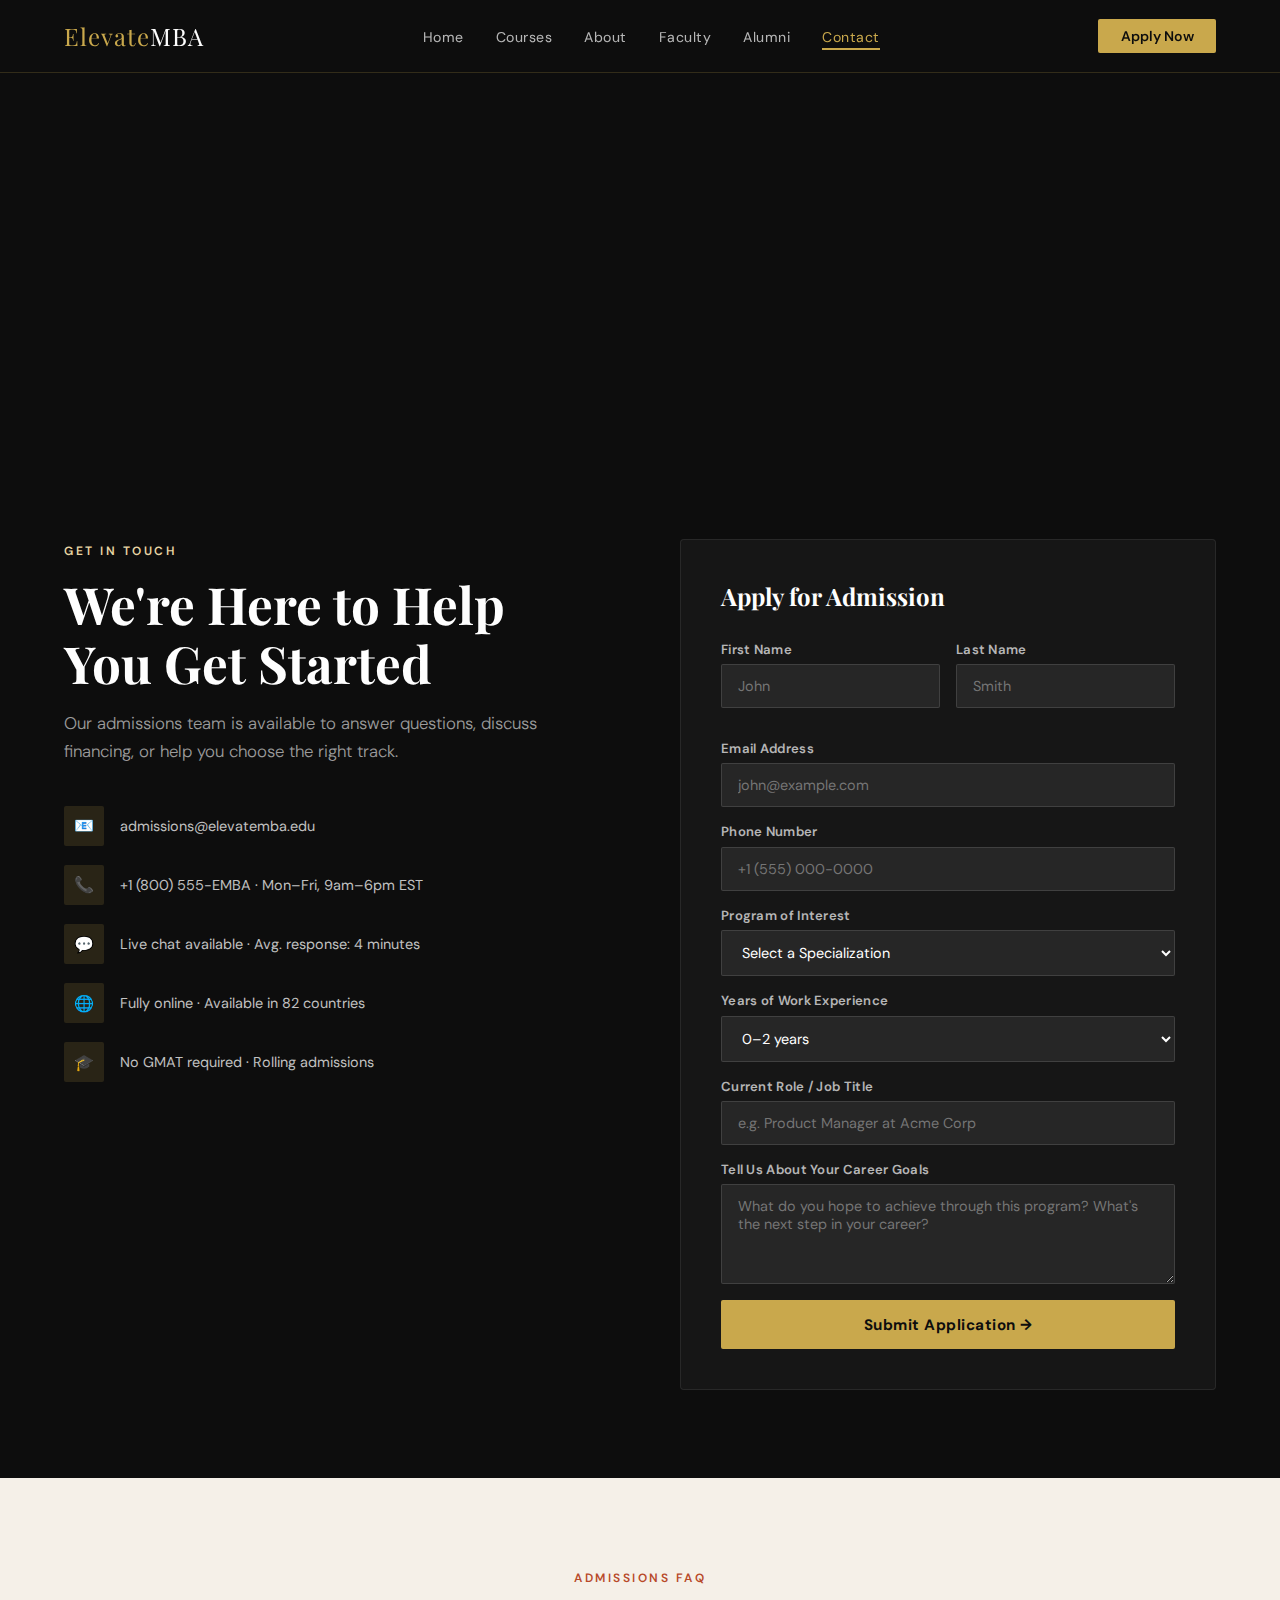
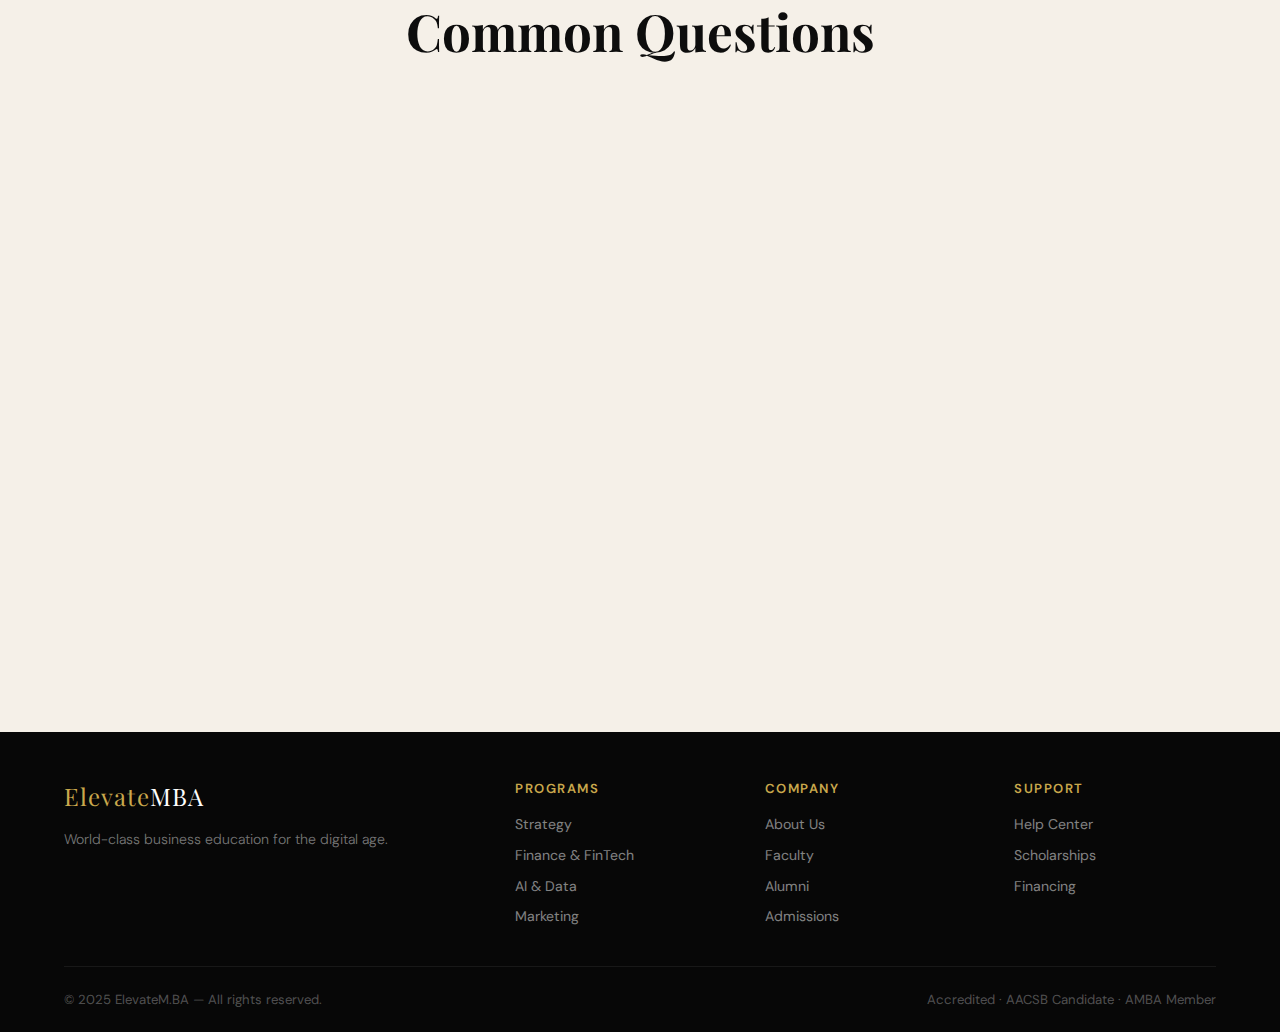
<file: contact.html>
<!DOCTYPE html>
<html lang="en">
<head>
<meta charset="UTF-8"><meta name="viewport" content="width=device-width, initial-scale=1.0">
<title>Apply Now – ElevateMBA</title>
<link rel="stylesheet" href="styles.css">
</head>
<body>

<nav>
  <a href="index.html" class="logo">Elevate<span>MBA</span></a>
  <ul class="nav-links">
    <li><a href="index.html">Home</a></li>
    <li><a href="courses.html">Courses</a></li>
    <li><a href="about.html">About</a></li>
    <li><a href="faculty.html">Faculty</a></li>
    <li><a href="testimonials.html">Alumni</a></li>
    <li><a href="contact.html" class="active">Contact</a></li>
  </ul>
  <a href="contact.html" class="nav-cta">Apply Now</a>
  <div class="hamburger" onclick="toggleMenu()"><span></span><span></span><span></span></div>
</nav>
<div class="mobile-nav" id="mobileMenu">
  <a href="index.html">Home</a><a href="courses.html">Courses</a><a href="about.html">About</a>
  <a href="faculty.html">Faculty</a><a href="testimonials.html">Alumni</a><a href="contact.html">Contact</a>
</div>

<div class="page-hero">
  <div class="page-hero-bg"></div>
  <span class="section-tag">Admissions Open</span>
  <h1 class="section-title">Begin Your Application<br>in 10 Minutes</h1>
  <p class="section-sub">No GMAT required. Applications are reviewed on a rolling basis. Next cohort starts in 6 weeks — only 300 seats available.</p>
</div>

<!-- CONTACT SECTION -->
<section class="contact-section">
  <div class="contact-grid">
    <div class="contact-info">
      <span class="section-tag" style="color:var(--gold-light)">Get in Touch</span>
      <h2 class="section-title">We're Here to Help<br>You Get Started</h2>
      <p class="section-sub">Our admissions team is available to answer questions, discuss financing, or help you choose the right track.</p>
      <div class="contact-details">
        <div class="cd-item"><div class="cd-icon">📧</div><div class="cd-text">admissions@elevatemba.edu</div></div>
        <div class="cd-item"><div class="cd-icon">📞</div><div class="cd-text">+1 (800) 555-EMBA · Mon–Fri, 9am–6pm EST</div></div>
        <div class="cd-item"><div class="cd-icon">💬</div><div class="cd-text">Live chat available · Avg. response: 4 minutes</div></div>
        <div class="cd-item"><div class="cd-icon">🌐</div><div class="cd-text">Fully online · Available in 82 countries</div></div>
        <div class="cd-item"><div class="cd-icon">🎓</div><div class="cd-text">No GMAT required · Rolling admissions</div></div>
      </div>
    </div>
    <div class="contact-form">
      <h3>Apply for Admission</h3>
      <div class="form-row">
        <div class="form-group"><label>First Name</label><input type="text" placeholder="John"></div>
        <div class="form-group"><label>Last Name</label><input type="text" placeholder="Smith"></div>
      </div>
      <div class="form-group"><label>Email Address</label><input type="email" placeholder="john@example.com"></div>
      <div class="form-group"><label>Phone Number</label><input type="tel" placeholder="+1 (555) 000-0000"></div>
      <div class="form-group">
        <label>Program of Interest</label>
        <select>
          <option value="">Select a Specialization</option>
          <option>Corporate Strategy & Business Innovation</option>
          <option>FinTech, Investment & Corporate Finance</option>
          <option>AI, Data Science & Digital Transformation</option>
          <option>Growth Marketing & Brand Strategy</option>
          <option>Executive Leadership & Organizational Design</option>
          <option>Supply Chain & Operations Analytics</option>
          <option>Entrepreneurship & Startup Strategy</option>
          <option>ESG Investing & Sustainable Finance</option>
        </select>
      </div>
      <div class="form-group">
        <label>Years of Work Experience</label>
        <select>
          <option>0–2 years</option>
          <option>3–5 years</option>
          <option>6–10 years</option>
          <option>10+ years</option>
        </select>
      </div>
      <div class="form-group">
        <label>Current Role / Job Title</label>
        <input type="text" placeholder="e.g. Product Manager at Acme Corp">
      </div>
      <div class="form-group">
        <label>Tell Us About Your Career Goals</label>
        <textarea placeholder="What do you hope to achieve through this program? What's the next step in your career?"></textarea>
      </div>
      <button class="submit-btn" onclick="handleSubmit(this)">Submit Application →</button>
    </div>
  </div>
</section>

<!-- FAQ -->
<section class="faq-section">
  <div class="text-center" style="margin-bottom:0">
    <span class="section-tag">Admissions FAQ</span>
    <h2 class="section-title">Common Questions</h2>
  </div>
  <div class="faq-grid">
    <div class="faq-item"><h4>Do I need a GMAT or GRE to apply?</h4><p>No standardized tests required. We evaluate applicants holistically — your professional experience, goals, and motivation matter far more than test scores.</p></div>
    <div class="faq-item"><h4>How long does each program take?</h4><p>Programs range from 8 to 16 weeks depending on specialization. Most students dedicate 10–15 hours per week, making it compatible with full-time employment.</p></div>
    <div class="faq-item"><h4>Is financial aid or scholarships available?</h4><p>Yes. We offer merit-based scholarships covering up to 40% of tuition, as well as income-share agreements and monthly payment plans. Contact us to learn more.</p></div>
    <div class="faq-item"><h4>Will my employer recognize this credential?</h4><p>Our dual-certificate model pairs our ElevateMBA credential with a degree from one of our 40+ accredited university partners, recognized globally by employers.</p></div>
    <div class="faq-item"><h4>Can I work full-time while studying?</h4><p>Absolutely — and most of our students do. All live sessions are recorded. The curriculum is designed for working professionals in demanding careers.</p></div>
    <div class="faq-item"><h4>What career support do I receive?</h4><p>Every graduate gets 12 months of career support: dedicated coaches, resume & LinkedIn optimization, mock interviews, recruiter introductions, and alumni networking events.</p></div>
  </div>
</section>

<footer>
  <div class="footer-grid">
    <div class="footer-brand"><a href="index.html" class="logo">Elevate<span>MBA</span></a><p>World-class business education for the digital age.</p></div>
    <div class="footer-col"><h4>Programs</h4><ul><li><a href="courses.html">Strategy</a></li><li><a href="courses.html">Finance & FinTech</a></li><li><a href="courses.html">AI & Data</a></li><li><a href="courses.html">Marketing</a></li></ul></div>
    <div class="footer-col"><h4>Company</h4><ul><li><a href="about.html">About Us</a></li><li><a href="faculty.html">Faculty</a></li><li><a href="testimonials.html">Alumni</a></li><li><a href="contact.html">Admissions</a></li></ul></div>
    <div class="footer-col"><h4>Support</h4><ul><li><a href="contact.html">Help Center</a></li><li><a href="contact.html">Scholarships</a></li><li><a href="contact.html">Financing</a></li></ul></div>
  </div>
  <div class="footer-bottom"><p>© 2025 ElevateM.BA — All rights reserved.</p><p>Accredited · AACSB Candidate · AMBA Member</p></div>
</footer>
<script src="main.js"></script>
</body>
</html>
</file>
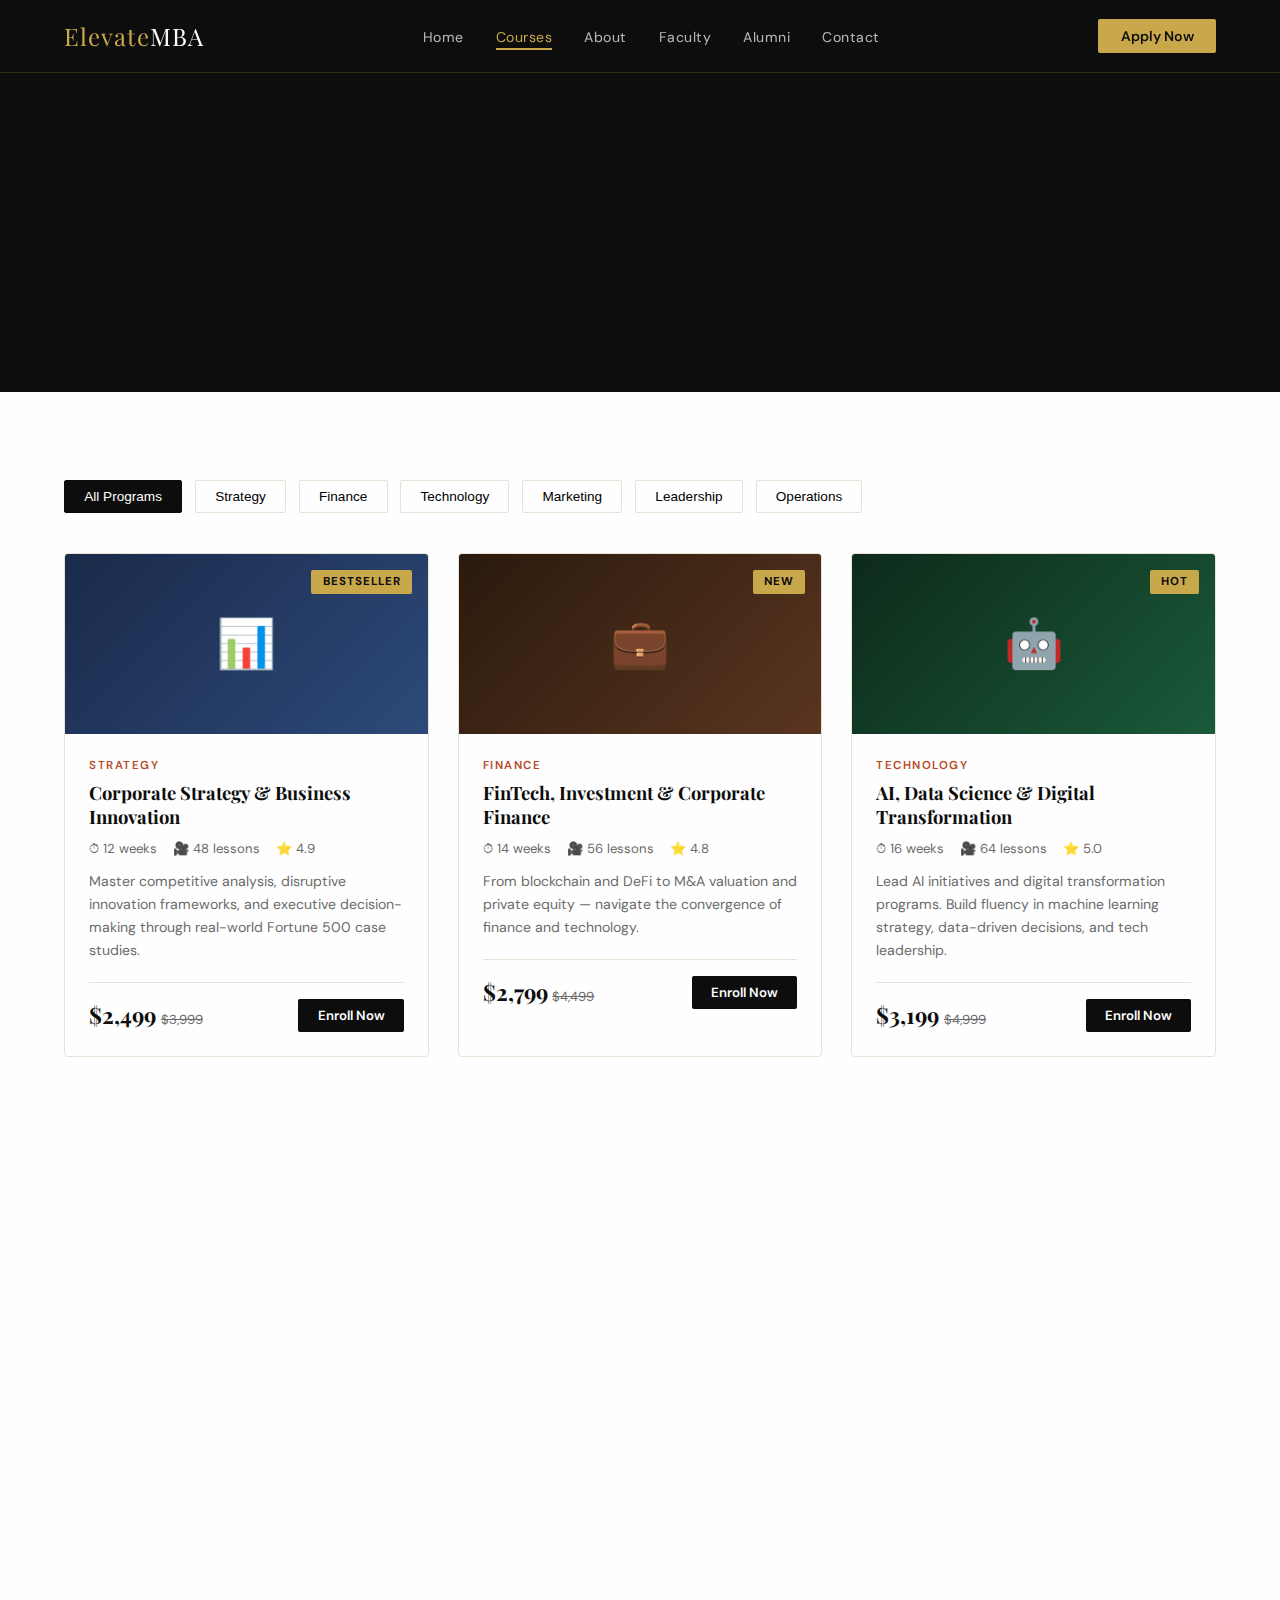
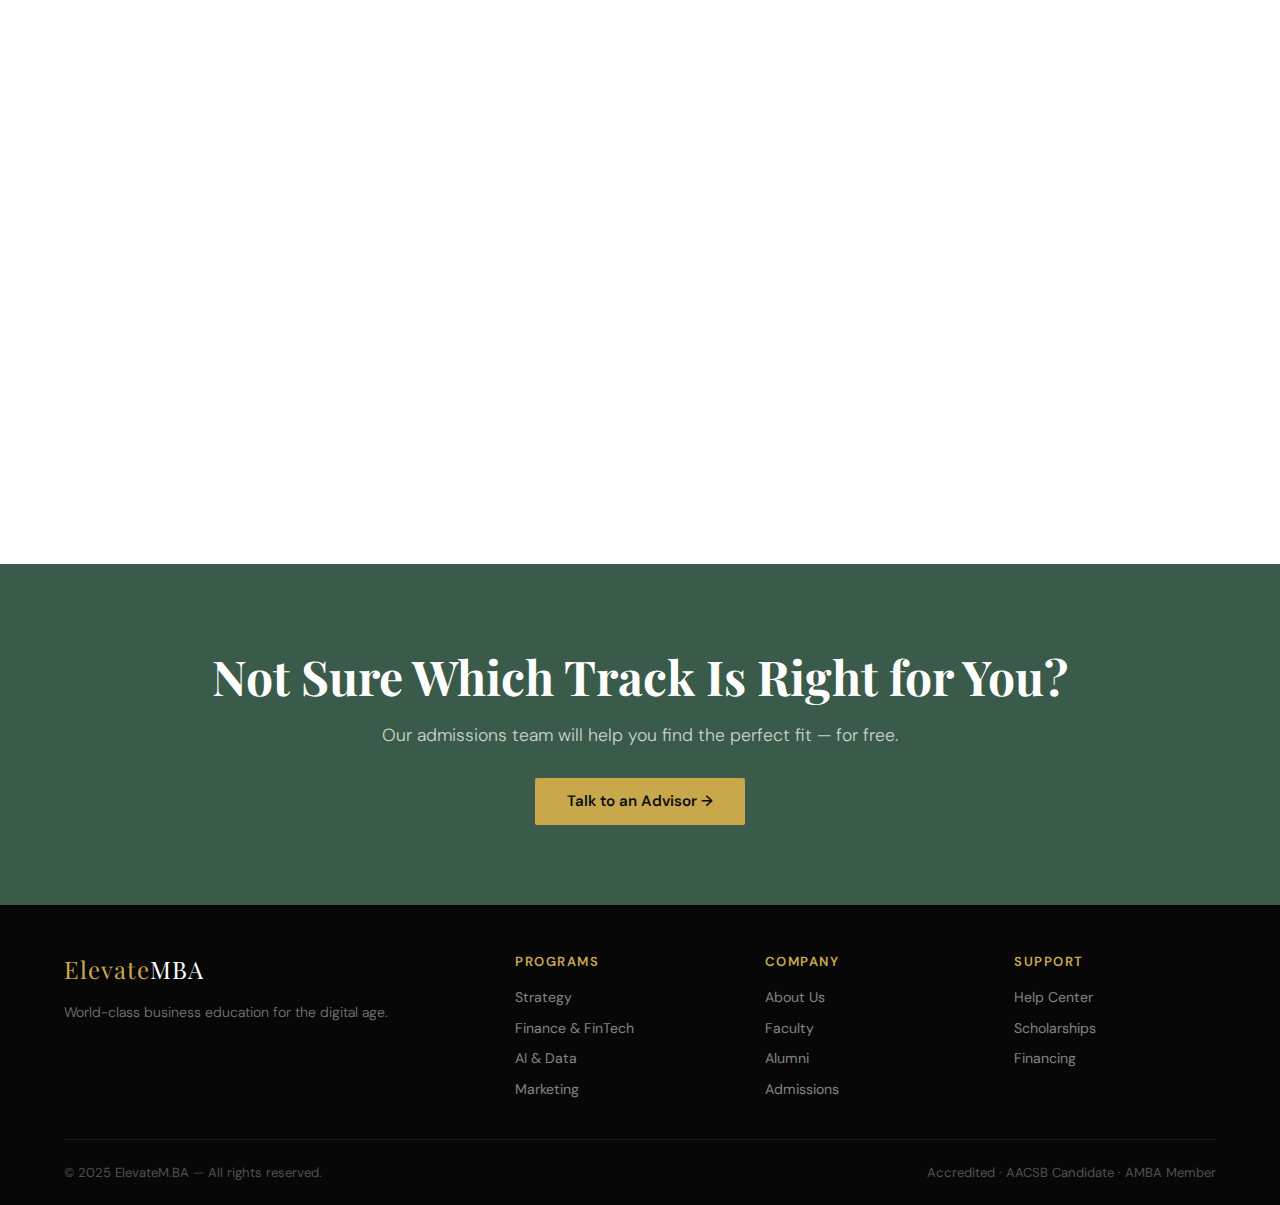
<file: courses (1).html>
<!DOCTYPE html>
<html lang="en">
<head>
<!-- Google Tag Manager -->
<script>(function(w,d,s,l,i){w[l]=w[l]||[];w[l].push({'gtm.start':
new Date().getTime(),event:'gtm.js'});var f=d.getElementsByTagName(s)[0],
j=d.createElement(s),dl=l!='dataLayer'?'&l='+l:'';j.async=true;j.src=
'https://www.googletagmanager.com/gtm.js?id='+i+dl;f.parentNode.insertBefore(j,f);
})(window,document,'script','dataLayer','GTM-WCFX85GM');</script>
<!-- End Google Tag Manager -->
<meta charset="UTF-8"><meta name="viewport" content="width=device-width, initial-scale=1.0">
<title>Courses – ElevateMBA</title>
<link rel="stylesheet" href="styles.css">
</head>
<body>
<!-- Google Tag Manager (noscript) -->
<noscript><iframe src="https://www.googletagmanager.com/ns.html?id=GTM-WCFX85GM"
height="0" width="0" style="display:none;visibility:hidden"></iframe></noscript>
<!-- End Google Tag Manager (noscript) -->
<!-- Google Tag Manager (noscript) -->
<noscript><iframe src="https://www.googletagmanager.com/ns.html?id=GTM-WCFX85GM"
height="0" width="0" style="display:none;visibility:hidden"></iframe></noscript>
<!-- End Google Tag Manager (noscript) -->

<nav>
  <a href="index.html" class="logo">Elevate<span>MBA</span></a>
  <ul class="nav-links">
    <li><a href="index.html">Home</a></li>
    <li><a href="courses.html" class="active">Courses</a></li>
    <li><a href="about.html">About</a></li>
    <li><a href="faculty.html">Faculty</a></li>
    <li><a href="testimonials.html">Alumni</a></li>
    <li><a href="contact.html">Contact</a></li>
  </ul>
  <a href="contact.html" class="nav-cta">Apply Now</a>
  <div class="hamburger" onclick="toggleMenu()"><span></span><span></span><span></span></div>
</nav>
<div class="mobile-nav" id="mobileMenu">
  <a href="index.html">Home</a><a href="courses.html">Courses</a><a href="about.html">About</a>
  <a href="faculty.html">Faculty</a><a href="testimonials.html">Alumni</a><a href="contact.html">Contact</a>
</div>

<div class="page-hero">
  <div class="page-hero-bg"></div>
  <span class="section-tag">MBA Curriculum</span>
  <h1 class="section-title">All Specializations</h1>
  <p class="section-sub">50+ programs co-designed with industry leaders. Filter by area of interest below and find your perfect track.</p>
</div>

<section style="background:var(--white)">
  <div class="filter-tabs">
    <button class="filter-tab active" onclick="filterCourses('all', this)">All Programs</button>
    <button class="filter-tab" onclick="filterCourses('strategy', this)">Strategy</button>
    <button class="filter-tab" onclick="filterCourses('finance', this)">Finance</button>
    <button class="filter-tab" onclick="filterCourses('tech', this)">Technology</button>
    <button class="filter-tab" onclick="filterCourses('marketing', this)">Marketing</button>
    <button class="filter-tab" onclick="filterCourses('leadership', this)">Leadership</button>
    <button class="filter-tab" onclick="filterCourses('operations', this)">Operations</button>
  </div>

  <div class="courses-grid">

    <div class="course-card" data-cat="strategy">
      <div class="course-img ci-strategy">📊<div class="course-badge">Bestseller</div></div>
      <div class="course-body">
        <div class="course-cat">Strategy</div>
        <h3 class="course-title">Corporate Strategy & Business Innovation</h3>
        <div class="course-meta"><span>⏱ 12 weeks</span><span>🎥 48 lessons</span><span>⭐ 4.9</span></div>
        <p class="course-desc">Master competitive analysis, disruptive innovation frameworks, and executive decision-making through real-world Fortune 500 case studies.</p>
        <div class="course-footer"><div><span class="price">$2,499</span><span class="price-og">$3,999</span></div><a href="contact.html" class="enroll-btn">Enroll Now</a></div>
      </div>
    </div>

    <div class="course-card" data-cat="finance">
      <div class="course-img ci-finance">💼<div class="course-badge">New</div></div>
      <div class="course-body">
        <div class="course-cat">Finance</div>
        <h3 class="course-title">FinTech, Investment & Corporate Finance</h3>
        <div class="course-meta"><span>⏱ 14 weeks</span><span>🎥 56 lessons</span><span>⭐ 4.8</span></div>
        <p class="course-desc">From blockchain and DeFi to M&A valuation and private equity — navigate the convergence of finance and technology.</p>
        <div class="course-footer"><div><span class="price">$2,799</span><span class="price-og">$4,499</span></div><a href="contact.html" class="enroll-btn">Enroll Now</a></div>
      </div>
    </div>

    <div class="course-card" data-cat="tech">
      <div class="course-img ci-tech">🤖<div class="course-badge">Hot</div></div>
      <div class="course-body">
        <div class="course-cat">Technology</div>
        <h3 class="course-title">AI, Data Science & Digital Transformation</h3>
        <div class="course-meta"><span>⏱ 16 weeks</span><span>🎥 64 lessons</span><span>⭐ 5.0</span></div>
        <p class="course-desc">Lead AI initiatives and digital transformation programs. Build fluency in machine learning strategy, data-driven decisions, and tech leadership.</p>
        <div class="course-footer"><div><span class="price">$3,199</span><span class="price-og">$4,999</span></div><a href="contact.html" class="enroll-btn">Enroll Now</a></div>
      </div>
    </div>

    <div class="course-card" data-cat="marketing">
      <div class="course-img ci-marketing">🚀</div>
      <div class="course-body">
        <div class="course-cat">Marketing</div>
        <h3 class="course-title">Growth Marketing & Brand Strategy</h3>
        <div class="course-meta"><span>⏱ 10 weeks</span><span>🎥 40 lessons</span><span>⭐ 4.8</span></div>
        <p class="course-desc">From performance marketing and SEO to brand architecture and consumer psychology — become the CMO modern businesses need.</p>
        <div class="course-footer"><div><span class="price">$1,999</span><span class="price-og">$3,200</span></div><a href="contact.html" class="enroll-btn">Enroll Now</a></div>
      </div>
    </div>

    <div class="course-card" data-cat="leadership">
      <div class="course-img ci-leadership">🌐<div class="course-badge">Popular</div></div>
      <div class="course-body">
        <div class="course-cat">Leadership</div>
        <h3 class="course-title">Executive Leadership & Organizational Design</h3>
        <div class="course-meta"><span>⏱ 8 weeks</span><span>🎥 32 lessons</span><span>⭐ 4.9</span></div>
        <p class="course-desc">Develop executive presence, master agile org design, and build high-performance teams across global, diverse environments.</p>
        <div class="course-footer"><div><span class="price">$1,799</span><span class="price-og">$2,800</span></div><a href="contact.html" class="enroll-btn">Enroll Now</a></div>
      </div>
    </div>

    <div class="course-card" data-cat="operations">
      <div class="course-img ci-data">📈</div>
      <div class="course-body">
        <div class="course-cat">Operations</div>
        <h3 class="course-title">Supply Chain, Logistics & Operations Analytics</h3>
        <div class="course-meta"><span>⏱ 12 weeks</span><span>🎥 48 lessons</span><span>⭐ 4.7</span></div>
        <p class="course-desc">Build resilient global supply chains using AI and analytics. Optimize every node from procurement to last-mile delivery.</p>
        <div class="course-footer"><div><span class="price">$2,299</span><span class="price-og">$3,600</span></div><a href="contact.html" class="enroll-btn">Enroll Now</a></div>
      </div>
    </div>

    <div class="course-card" data-cat="strategy">
      <div class="course-img ci-strategy">🏢</div>
      <div class="course-body">
        <div class="course-cat">Strategy</div>
        <h3 class="course-title">Entrepreneurship & Startup Strategy</h3>
        <div class="course-meta"><span>⏱ 10 weeks</span><span>🎥 40 lessons</span><span>⭐ 4.9</span></div>
        <p class="course-desc">From idea validation to Series A — learn how to build, pitch, and scale a venture in today's hyper-competitive startup landscape.</p>
        <div class="course-footer"><div><span class="price">$2,199</span><span class="price-og">$3,500</span></div><a href="contact.html" class="enroll-btn">Enroll Now</a></div>
      </div>
    </div>

    <div class="course-card" data-cat="finance">
      <div class="course-img ci-finance">📉</div>
      <div class="course-body">
        <div class="course-cat">Finance</div>
        <h3 class="course-title">ESG Investing & Sustainable Finance</h3>
        <div class="course-meta"><span>⏱ 8 weeks</span><span>🎥 32 lessons</span><span>⭐ 4.7</span></div>
        <p class="course-desc">Navigate the fast-growing ESG landscape. Learn green bond markets, impact investing frameworks, and regulatory compliance.</p>
        <div class="course-footer"><div><span class="price">$1,899</span><span class="price-og">$2,999</span></div><a href="contact.html" class="enroll-btn">Enroll Now</a></div>
      </div>
    </div>

    <div class="course-card" data-cat="tech">
      <div class="course-img ci-tech">☁️</div>
      <div class="course-body">
        <div class="course-cat">Technology</div>
        <h3 class="course-title">Cloud Strategy & Product Management</h3>
        <div class="course-meta"><span>⏱ 12 weeks</span><span>🎥 48 lessons</span><span>⭐ 4.8</span></div>
        <p class="course-desc">Lead cloud-first product teams. Master roadmapping, agile delivery, OKRs, and cross-functional leadership in tech orgs.</p>
        <div class="course-footer"><div><span class="price">$2,599</span><span class="price-og">$4,100</span></div><a href="contact.html" class="enroll-btn">Enroll Now</a></div>
      </div>
    </div>

  </div>
</section>

<section class="cta-banner">
  <h2>Not Sure Which Track Is Right for You?</h2>
  <p>Our admissions team will help you find the perfect fit — for free.</p>
  <a href="contact.html" class="btn-primary">Talk to an Advisor →</a>
</section>

<footer>
  <div class="footer-grid">
    <div class="footer-brand"><a href="index.html" class="logo">Elevate<span>MBA</span></a><p>World-class business education for the digital age.</p></div>
    <div class="footer-col"><h4>Programs</h4><ul><li><a href="courses.html">Strategy</a></li><li><a href="courses.html">Finance & FinTech</a></li><li><a href="courses.html">AI & Data</a></li><li><a href="courses.html">Marketing</a></li></ul></div>
    <div class="footer-col"><h4>Company</h4><ul><li><a href="about.html">About Us</a></li><li><a href="faculty.html">Faculty</a></li><li><a href="testimonials.html">Alumni</a></li><li><a href="contact.html">Admissions</a></li></ul></div>
    <div class="footer-col"><h4>Support</h4><ul><li><a href="contact.html">Help Center</a></li><li><a href="contact.html">Scholarships</a></li><li><a href="contact.html">Financing</a></li></ul></div>
  </div>
  <div class="footer-bottom"><p>© 2025 ElevateM.BA — All rights reserved.</p><p>Accredited · AACSB Candidate · AMBA Member</p></div>
</footer>
<script src="main.js"></script>
</body>
</html>
</file>
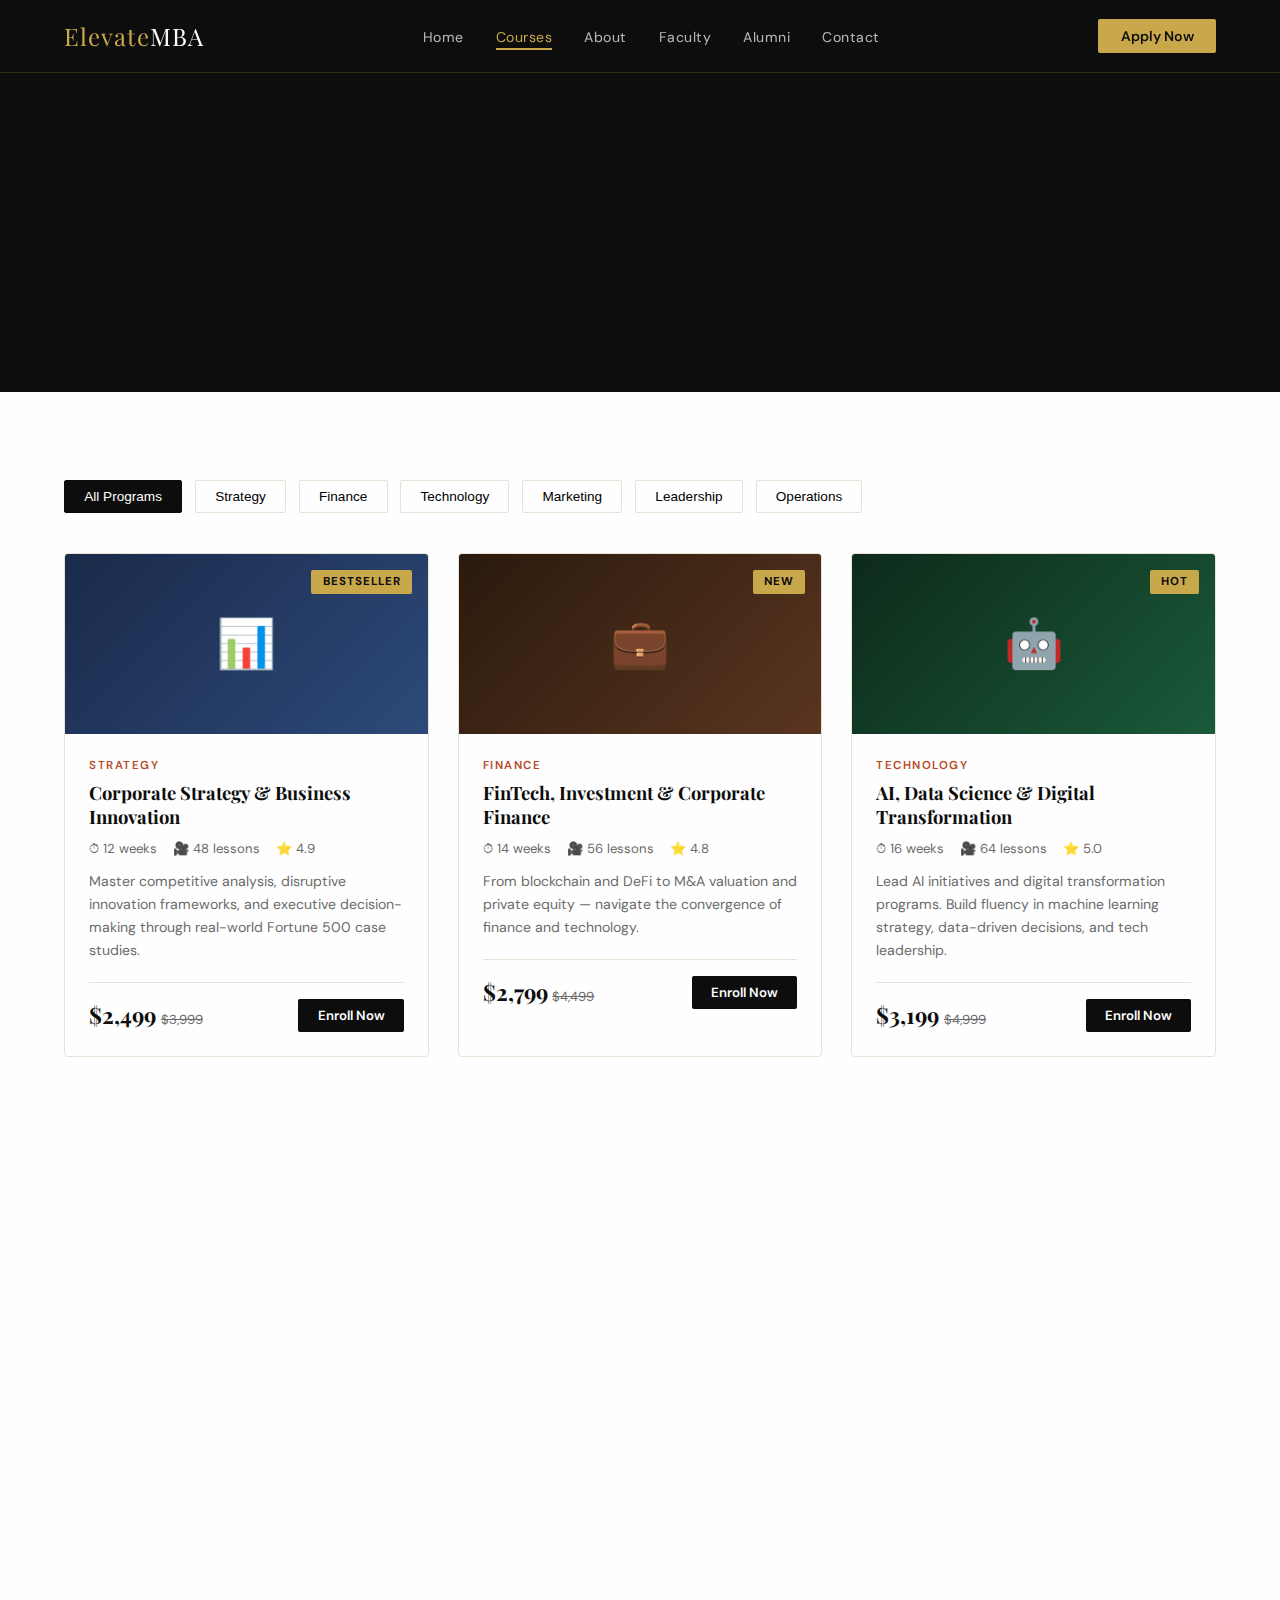
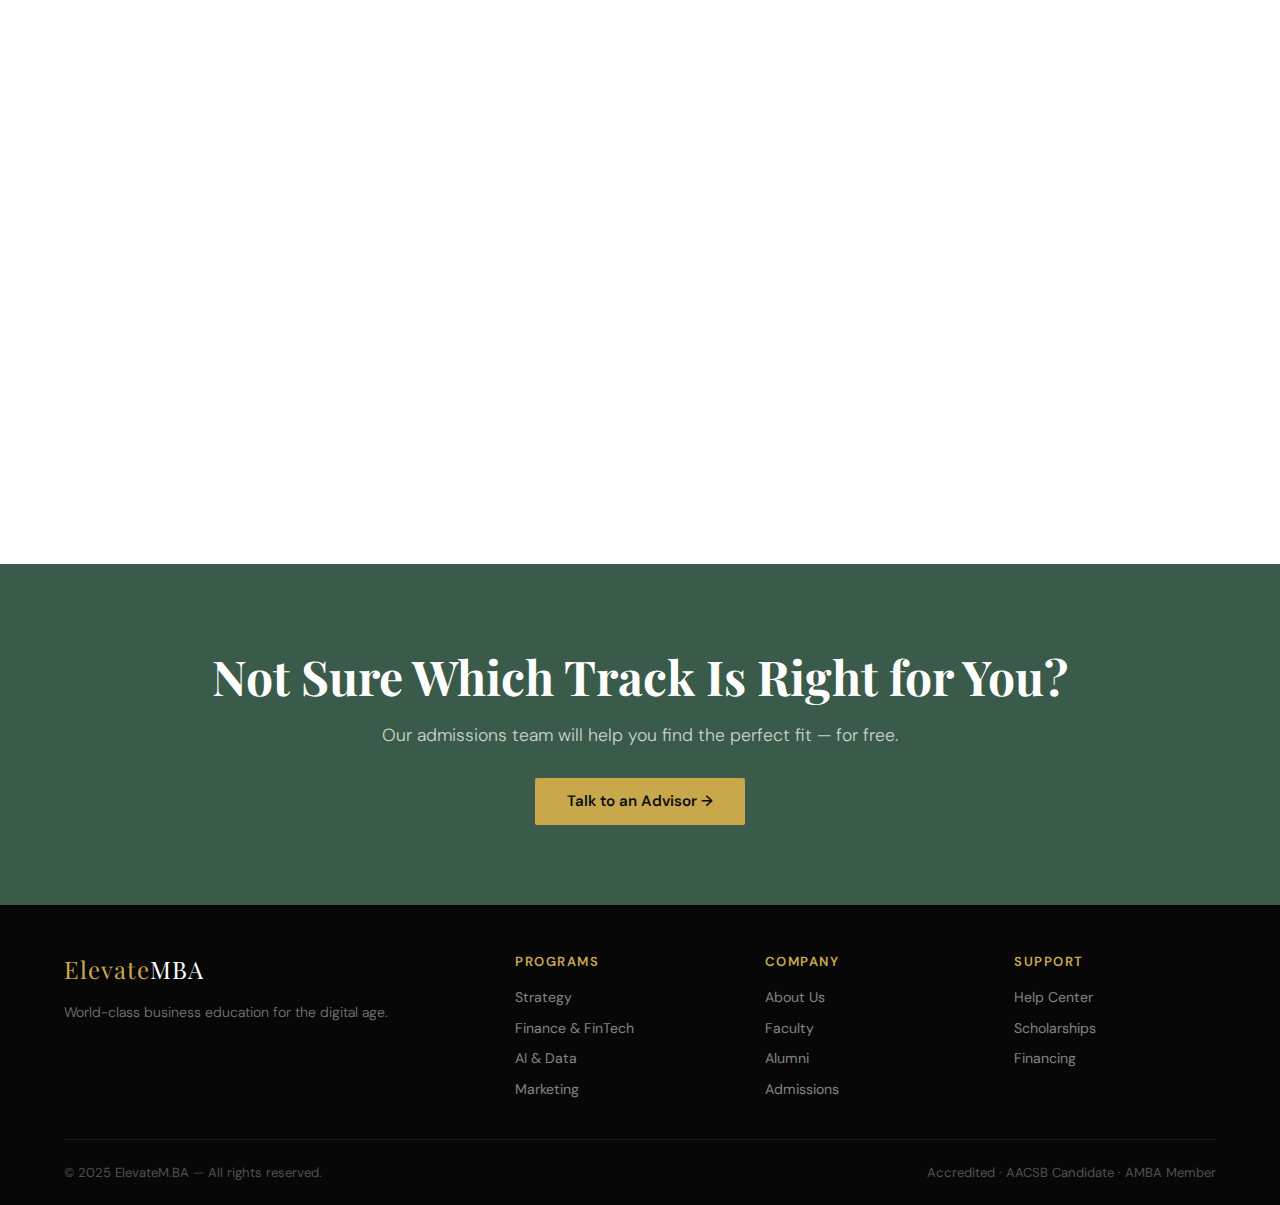
<file: courses.html>
<!DOCTYPE html>
<html lang="en">
<head>
<meta charset="UTF-8"><meta name="viewport" content="width=device-width, initial-scale=1.0">
<title>Courses – ElevateMBA</title>
<link rel="stylesheet" href="styles.css">
</head>
<body>

<nav>
  <a href="index.html" class="logo">Elevate<span>MBA</span></a>
  <ul class="nav-links">
    <li><a href="index.html">Home</a></li>
    <li><a href="courses.html" class="active">Courses</a></li>
    <li><a href="about.html">About</a></li>
    <li><a href="faculty.html">Faculty</a></li>
    <li><a href="testimonials.html">Alumni</a></li>
    <li><a href="contact.html">Contact</a></li>
  </ul>
  <a href="contact.html" class="nav-cta">Apply Now</a>
  <div class="hamburger" onclick="toggleMenu()"><span></span><span></span><span></span></div>
</nav>
<div class="mobile-nav" id="mobileMenu">
  <a href="index.html">Home</a><a href="courses.html">Courses</a><a href="about.html">About</a>
  <a href="faculty.html">Faculty</a><a href="testimonials.html">Alumni</a><a href="contact.html">Contact</a>
</div>

<div class="page-hero">
  <div class="page-hero-bg"></div>
  <span class="section-tag">MBA Curriculum</span>
  <h1 class="section-title">All Specializations</h1>
  <p class="section-sub">50+ programs co-designed with industry leaders. Filter by area of interest below and find your perfect track.</p>
</div>

<section style="background:var(--white)">
  <div class="filter-tabs">
    <button class="filter-tab active" onclick="filterCourses('all', this)">All Programs</button>
    <button class="filter-tab" onclick="filterCourses('strategy', this)">Strategy</button>
    <button class="filter-tab" onclick="filterCourses('finance', this)">Finance</button>
    <button class="filter-tab" onclick="filterCourses('tech', this)">Technology</button>
    <button class="filter-tab" onclick="filterCourses('marketing', this)">Marketing</button>
    <button class="filter-tab" onclick="filterCourses('leadership', this)">Leadership</button>
    <button class="filter-tab" onclick="filterCourses('operations', this)">Operations</button>
  </div>

  <div class="courses-grid">

    <div class="course-card" data-cat="strategy">
      <div class="course-img ci-strategy">📊<div class="course-badge">Bestseller</div></div>
      <div class="course-body">
        <div class="course-cat">Strategy</div>
        <h3 class="course-title">Corporate Strategy & Business Innovation</h3>
        <div class="course-meta"><span>⏱ 12 weeks</span><span>🎥 48 lessons</span><span>⭐ 4.9</span></div>
        <p class="course-desc">Master competitive analysis, disruptive innovation frameworks, and executive decision-making through real-world Fortune 500 case studies.</p>
        <div class="course-footer"><div><span class="price">$2,499</span><span class="price-og">$3,999</span></div><a href="contact.html" class="enroll-btn">Enroll Now</a></div>
      </div>
    </div>

    <div class="course-card" data-cat="finance">
      <div class="course-img ci-finance">💼<div class="course-badge">New</div></div>
      <div class="course-body">
        <div class="course-cat">Finance</div>
        <h3 class="course-title">FinTech, Investment & Corporate Finance</h3>
        <div class="course-meta"><span>⏱ 14 weeks</span><span>🎥 56 lessons</span><span>⭐ 4.8</span></div>
        <p class="course-desc">From blockchain and DeFi to M&A valuation and private equity — navigate the convergence of finance and technology.</p>
        <div class="course-footer"><div><span class="price">$2,799</span><span class="price-og">$4,499</span></div><a href="contact.html" class="enroll-btn">Enroll Now</a></div>
      </div>
    </div>

    <div class="course-card" data-cat="tech">
      <div class="course-img ci-tech">🤖<div class="course-badge">Hot</div></div>
      <div class="course-body">
        <div class="course-cat">Technology</div>
        <h3 class="course-title">AI, Data Science & Digital Transformation</h3>
        <div class="course-meta"><span>⏱ 16 weeks</span><span>🎥 64 lessons</span><span>⭐ 5.0</span></div>
        <p class="course-desc">Lead AI initiatives and digital transformation programs. Build fluency in machine learning strategy, data-driven decisions, and tech leadership.</p>
        <div class="course-footer"><div><span class="price">$3,199</span><span class="price-og">$4,999</span></div><a href="contact.html" class="enroll-btn">Enroll Now</a></div>
      </div>
    </div>

    <div class="course-card" data-cat="marketing">
      <div class="course-img ci-marketing">🚀</div>
      <div class="course-body">
        <div class="course-cat">Marketing</div>
        <h3 class="course-title">Growth Marketing & Brand Strategy</h3>
        <div class="course-meta"><span>⏱ 10 weeks</span><span>🎥 40 lessons</span><span>⭐ 4.8</span></div>
        <p class="course-desc">From performance marketing and SEO to brand architecture and consumer psychology — become the CMO modern businesses need.</p>
        <div class="course-footer"><div><span class="price">$1,999</span><span class="price-og">$3,200</span></div><a href="contact.html" class="enroll-btn">Enroll Now</a></div>
      </div>
    </div>

    <div class="course-card" data-cat="leadership">
      <div class="course-img ci-leadership">🌐<div class="course-badge">Popular</div></div>
      <div class="course-body">
        <div class="course-cat">Leadership</div>
        <h3 class="course-title">Executive Leadership & Organizational Design</h3>
        <div class="course-meta"><span>⏱ 8 weeks</span><span>🎥 32 lessons</span><span>⭐ 4.9</span></div>
        <p class="course-desc">Develop executive presence, master agile org design, and build high-performance teams across global, diverse environments.</p>
        <div class="course-footer"><div><span class="price">$1,799</span><span class="price-og">$2,800</span></div><a href="contact.html" class="enroll-btn">Enroll Now</a></div>
      </div>
    </div>

    <div class="course-card" data-cat="operations">
      <div class="course-img ci-data">📈</div>
      <div class="course-body">
        <div class="course-cat">Operations</div>
        <h3 class="course-title">Supply Chain, Logistics & Operations Analytics</h3>
        <div class="course-meta"><span>⏱ 12 weeks</span><span>🎥 48 lessons</span><span>⭐ 4.7</span></div>
        <p class="course-desc">Build resilient global supply chains using AI and analytics. Optimize every node from procurement to last-mile delivery.</p>
        <div class="course-footer"><div><span class="price">$2,299</span><span class="price-og">$3,600</span></div><a href="contact.html" class="enroll-btn">Enroll Now</a></div>
      </div>
    </div>

    <div class="course-card" data-cat="strategy">
      <div class="course-img ci-strategy">🏢</div>
      <div class="course-body">
        <div class="course-cat">Strategy</div>
        <h3 class="course-title">Entrepreneurship & Startup Strategy</h3>
        <div class="course-meta"><span>⏱ 10 weeks</span><span>🎥 40 lessons</span><span>⭐ 4.9</span></div>
        <p class="course-desc">From idea validation to Series A — learn how to build, pitch, and scale a venture in today's hyper-competitive startup landscape.</p>
        <div class="course-footer"><div><span class="price">$2,199</span><span class="price-og">$3,500</span></div><a href="contact.html" class="enroll-btn">Enroll Now</a></div>
      </div>
    </div>

    <div class="course-card" data-cat="finance">
      <div class="course-img ci-finance">📉</div>
      <div class="course-body">
        <div class="course-cat">Finance</div>
        <h3 class="course-title">ESG Investing & Sustainable Finance</h3>
        <div class="course-meta"><span>⏱ 8 weeks</span><span>🎥 32 lessons</span><span>⭐ 4.7</span></div>
        <p class="course-desc">Navigate the fast-growing ESG landscape. Learn green bond markets, impact investing frameworks, and regulatory compliance.</p>
        <div class="course-footer"><div><span class="price">$1,899</span><span class="price-og">$2,999</span></div><a href="contact.html" class="enroll-btn">Enroll Now</a></div>
      </div>
    </div>

    <div class="course-card" data-cat="tech">
      <div class="course-img ci-tech">☁️</div>
      <div class="course-body">
        <div class="course-cat">Technology</div>
        <h3 class="course-title">Cloud Strategy & Product Management</h3>
        <div class="course-meta"><span>⏱ 12 weeks</span><span>🎥 48 lessons</span><span>⭐ 4.8</span></div>
        <p class="course-desc">Lead cloud-first product teams. Master roadmapping, agile delivery, OKRs, and cross-functional leadership in tech orgs.</p>
        <div class="course-footer"><div><span class="price">$2,599</span><span class="price-og">$4,100</span></div><a href="contact.html" class="enroll-btn">Enroll Now</a></div>
      </div>
    </div>

  </div>
</section>

<section class="cta-banner">
  <h2>Not Sure Which Track Is Right for You?</h2>
  <p>Our admissions team will help you find the perfect fit — for free.</p>
  <a href="contact.html" class="btn-primary">Talk to an Advisor →</a>
</section>

<footer>
  <div class="footer-grid">
    <div class="footer-brand"><a href="index.html" class="logo">Elevate<span>MBA</span></a><p>World-class business education for the digital age.</p></div>
    <div class="footer-col"><h4>Programs</h4><ul><li><a href="courses.html">Strategy</a></li><li><a href="courses.html">Finance & FinTech</a></li><li><a href="courses.html">AI & Data</a></li><li><a href="courses.html">Marketing</a></li></ul></div>
    <div class="footer-col"><h4>Company</h4><ul><li><a href="about.html">About Us</a></li><li><a href="faculty.html">Faculty</a></li><li><a href="testimonials.html">Alumni</a></li><li><a href="contact.html">Admissions</a></li></ul></div>
    <div class="footer-col"><h4>Support</h4><ul><li><a href="contact.html">Help Center</a></li><li><a href="contact.html">Scholarships</a></li><li><a href="contact.html">Financing</a></li></ul></div>
  </div>
  <div class="footer-bottom"><p>© 2025 ElevateM.BA — All rights reserved.</p><p>Accredited · AACSB Candidate · AMBA Member</p></div>
</footer>
<script src="main.js"></script>
</body>
</html>
</file>
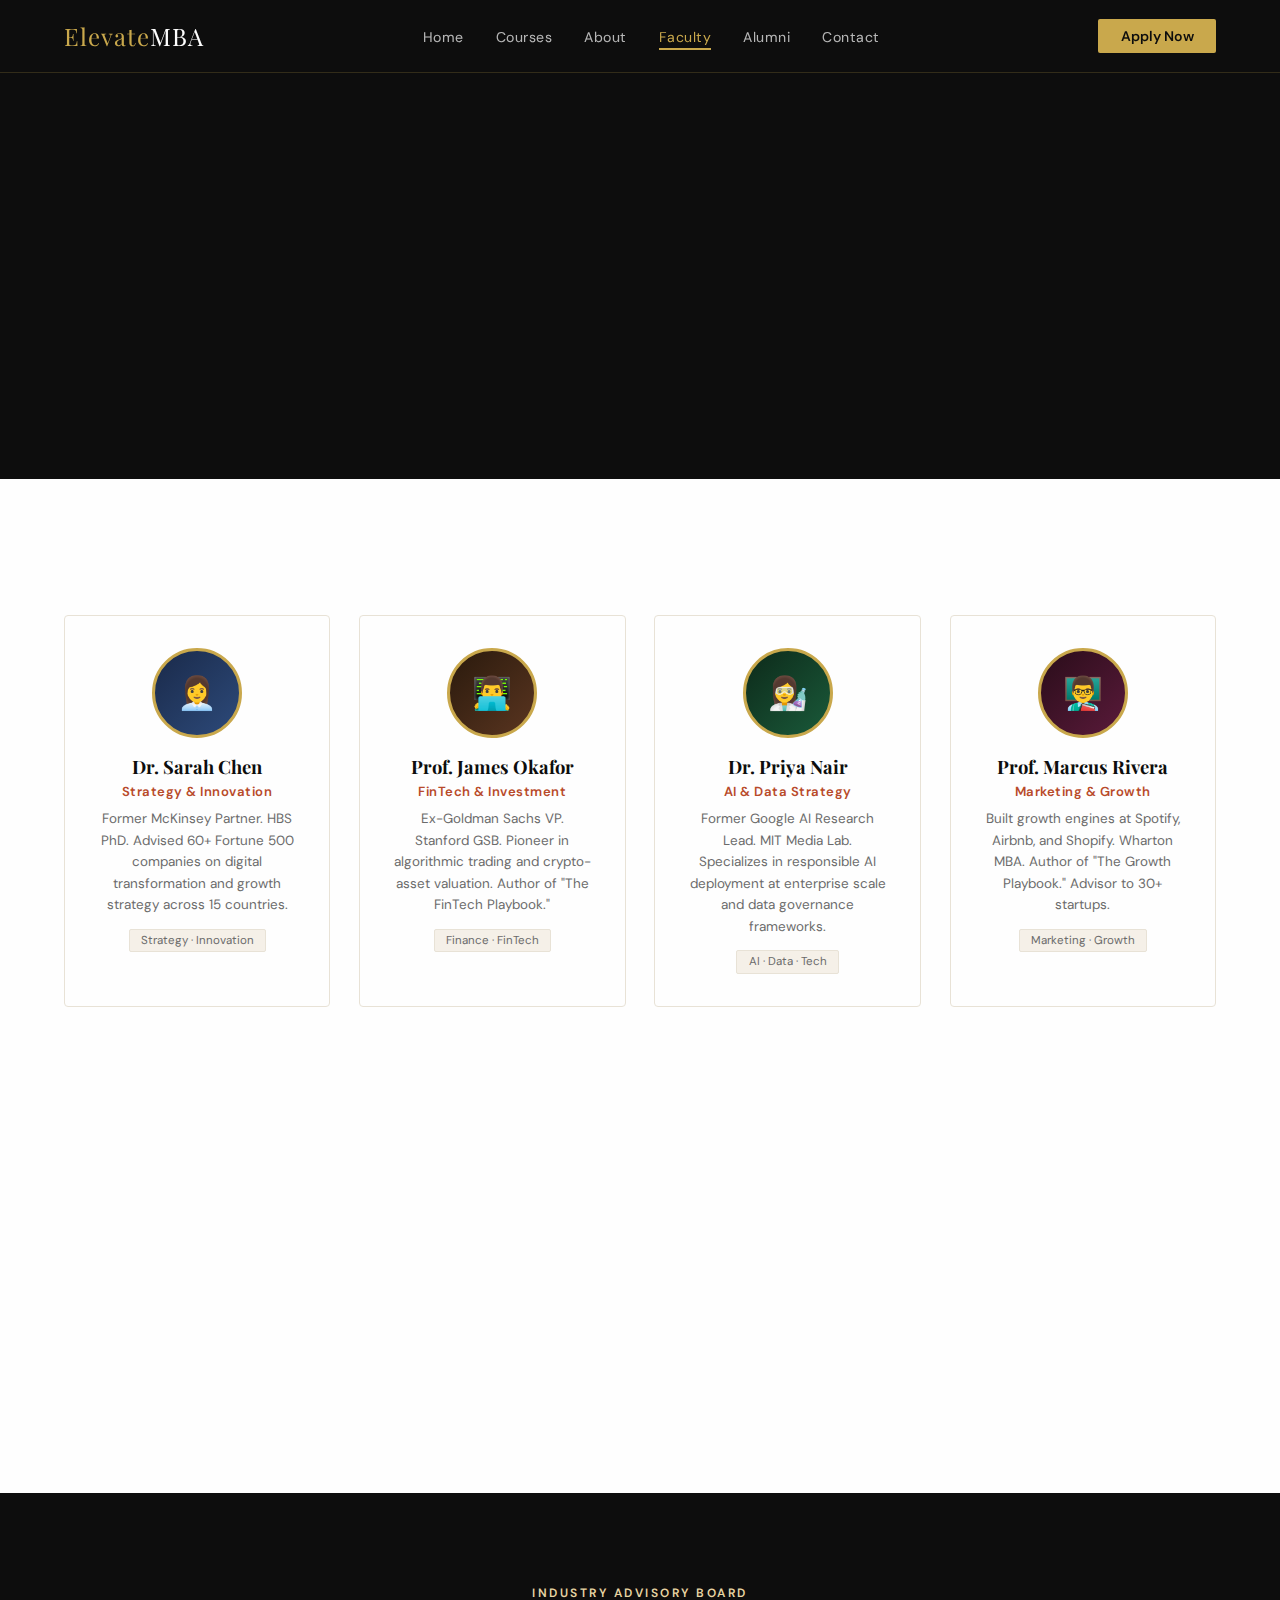
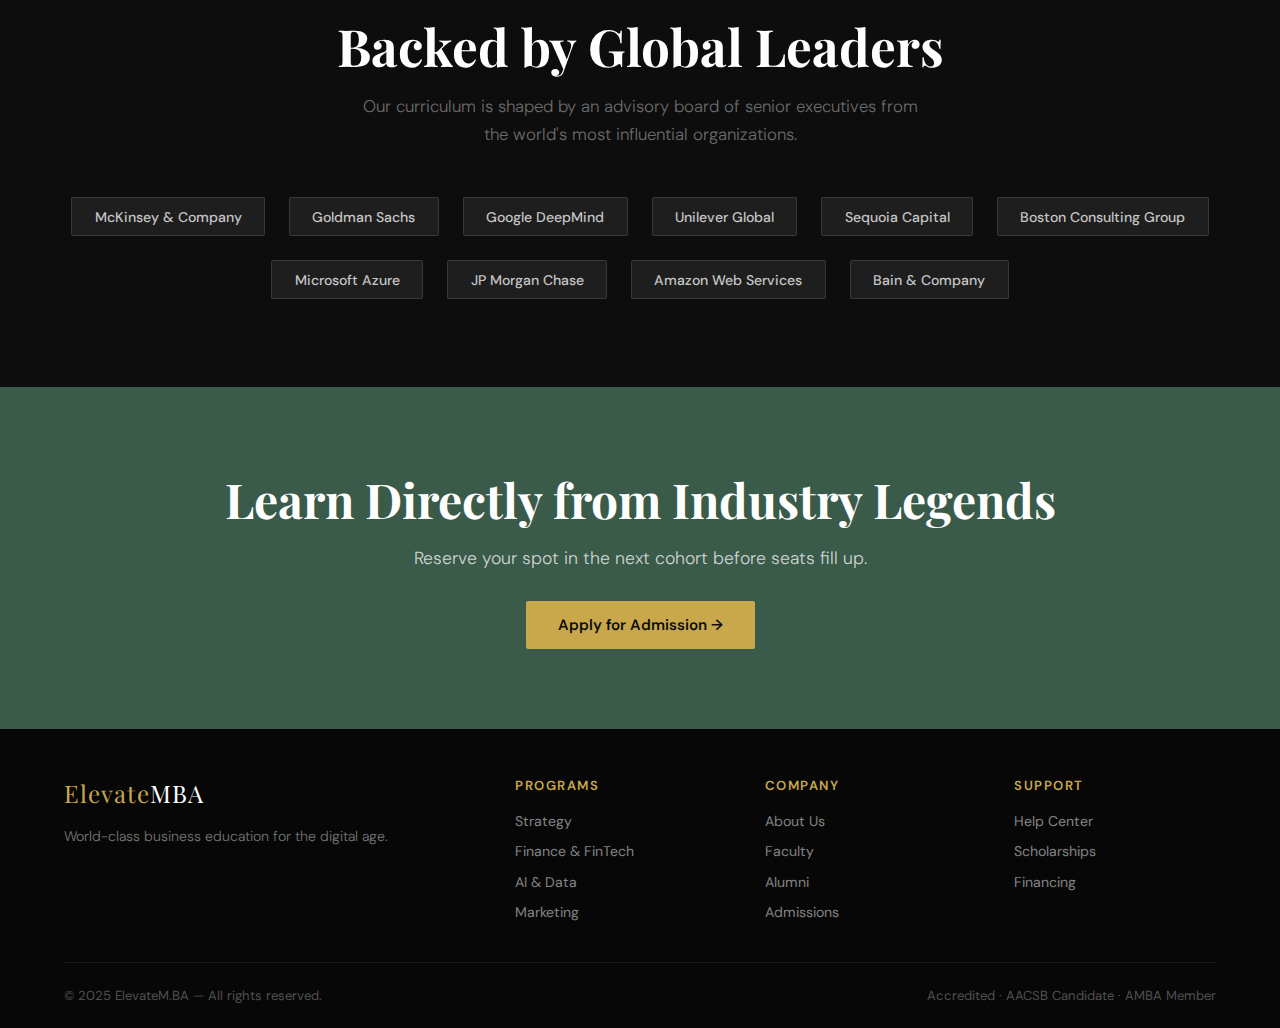
<file: faculty (1).html>
<!DOCTYPE html>
<html lang="en">
<head>
<!-- Google Tag Manager -->
<script>(function(w,d,s,l,i){w[l]=w[l]||[];w[l].push({'gtm.start':
new Date().getTime(),event:'gtm.js'});var f=d.getElementsByTagName(s)[0],
j=d.createElement(s),dl=l!='dataLayer'?'&l='+l:'';j.async=true;j.src=
'https://www.googletagmanager.com/gtm.js?id='+i+dl;f.parentNode.insertBefore(j,f);
})(window,document,'script','dataLayer','GTM-WCFX85GM');</script>
<!-- End Google Tag Manager -->
<meta charset="UTF-8"><meta name="viewport" content="width=device-width, initial-scale=1.0">
<title>Faculty – ElevateMBA</title>
<link rel="stylesheet" href="styles.css">
</head>
<body>
<!-- Google Tag Manager (noscript) -->
<noscript><iframe src="https://www.googletagmanager.com/ns.html?id=GTM-WCFX85GM"
height="0" width="0" style="display:none;visibility:hidden"></iframe></noscript>
<!-- End Google Tag Manager (noscript) -->
<!-- Google Tag Manager (noscript) -->
<noscript><iframe src="https://www.googletagmanager.com/ns.html?id=GTM-WCFX85GM"
height="0" width="0" style="display:none;visibility:hidden"></iframe></noscript>
<!-- End Google Tag Manager (noscript) -->

<nav>
  <a href="index.html" class="logo">Elevate<span>MBA</span></a>
  <ul class="nav-links">
    <li><a href="index.html">Home</a></li>
    <li><a href="courses.html">Courses</a></li>
    <li><a href="about.html">About</a></li>
    <li><a href="faculty.html" class="active">Faculty</a></li>
    <li><a href="testimonials.html">Alumni</a></li>
    <li><a href="contact.html">Contact</a></li>
  </ul>
  <a href="contact.html" class="nav-cta">Apply Now</a>
  <div class="hamburger" onclick="toggleMenu()"><span></span><span></span><span></span></div>
</nav>
<div class="mobile-nav" id="mobileMenu">
  <a href="index.html">Home</a><a href="courses.html">Courses</a><a href="about.html">About</a>
  <a href="faculty.html">Faculty</a><a href="testimonials.html">Alumni</a><a href="contact.html">Contact</a>
</div>

<div class="page-hero">
  <div class="page-hero-bg"></div>
  <span class="section-tag">World-Class Instructors</span>
  <h1 class="section-title">Learn from the Best<br>in the Business</h1>
  <p class="section-sub">Our faculty aren't just academics — they're practitioners who've built companies, led global teams, and shaped industries. They bring the real world into every lesson.</p>
</div>

<section style="background:var(--white)">
  <div class="faculty-grid">

    <div class="faculty-card">
      <div class="faculty-avatar fa-1">👩‍💼</div>
      <div class="faculty-name">Dr. Sarah Chen</div>
      <div class="faculty-role">Strategy & Innovation</div>
      <p class="faculty-bio">Former McKinsey Partner. HBS PhD. Advised 60+ Fortune 500 companies on digital transformation and growth strategy across 15 countries.</p>
      <span class="faculty-tag">Strategy · Innovation</span>
    </div>

    <div class="faculty-card">
      <div class="faculty-avatar fa-2">👨‍💻</div>
      <div class="faculty-name">Prof. James Okafor</div>
      <div class="faculty-role">FinTech & Investment</div>
      <p class="faculty-bio">Ex-Goldman Sachs VP. Stanford GSB. Pioneer in algorithmic trading and crypto-asset valuation. Author of "The FinTech Playbook."</p>
      <span class="faculty-tag">Finance · FinTech</span>
    </div>

    <div class="faculty-card">
      <div class="faculty-avatar fa-3">👩‍🔬</div>
      <div class="faculty-name">Dr. Priya Nair</div>
      <div class="faculty-role">AI & Data Strategy</div>
      <p class="faculty-bio">Former Google AI Research Lead. MIT Media Lab. Specializes in responsible AI deployment at enterprise scale and data governance frameworks.</p>
      <span class="faculty-tag">AI · Data · Tech</span>
    </div>

    <div class="faculty-card">
      <div class="faculty-avatar fa-4">👨‍🏫</div>
      <div class="faculty-name">Prof. Marcus Rivera</div>
      <div class="faculty-role">Marketing & Growth</div>
      <p class="faculty-bio">Built growth engines at Spotify, Airbnb, and Shopify. Wharton MBA. Author of "The Growth Playbook." Advisor to 30+ startups.</p>
      <span class="faculty-tag">Marketing · Growth</span>
    </div>

    <div class="faculty-card">
      <div class="faculty-avatar fa-5">👩‍⚖️</div>
      <div class="faculty-name">Dr. Amara Diallo</div>
      <div class="faculty-role">Leadership & HR</div>
      <p class="faculty-bio">Former CHRO at Unilever. Oxford DPhil in Organizational Behavior. Expert in cross-cultural leadership and executive coaching.</p>
      <span class="faculty-tag">Leadership · HR</span>
    </div>

    <div class="faculty-card">
      <div class="faculty-avatar fa-6">👨‍🔧</div>
      <div class="faculty-name">Prof. Daniel Kovač</div>
      <div class="faculty-role">Operations & Supply Chain</div>
      <p class="faculty-bio">Ex-Amazon VP of Operations. INSEAD MBA. Designed global supply chain systems handling $20B+ in annual transactions.</p>
      <span class="faculty-tag">Operations · Logistics</span>
    </div>

  </div>
</section>

<!-- ADVISORY BOARD -->
<section style="background:var(--ink)">
  <div class="text-center" style="margin-bottom:3rem">
    <span class="section-tag" style="color:var(--gold-light)">Industry Advisory Board</span>
    <h2 class="section-title" style="color:var(--white)">Backed by Global Leaders</h2>
    <p class="section-sub">Our curriculum is shaped by an advisory board of senior executives from the world's most influential organizations.</p>
  </div>
  <div class="partners-strip" style="justify-content:center">
    <div class="partner-chip">McKinsey & Company</div>
    <div class="partner-chip">Goldman Sachs</div>
    <div class="partner-chip">Google DeepMind</div>
    <div class="partner-chip">Unilever Global</div>
    <div class="partner-chip">Sequoia Capital</div>
    <div class="partner-chip">Boston Consulting Group</div>
    <div class="partner-chip">Microsoft Azure</div>
    <div class="partner-chip">JP Morgan Chase</div>
    <div class="partner-chip">Amazon Web Services</div>
    <div class="partner-chip">Bain & Company</div>
  </div>
</section>

<section class="cta-banner">
  <h2>Learn Directly from Industry Legends</h2>
  <p>Reserve your spot in the next cohort before seats fill up.</p>
  <a href="contact.html" class="btn-primary">Apply for Admission →</a>
</section>

<footer>
  <div class="footer-grid">
    <div class="footer-brand"><a href="index.html" class="logo">Elevate<span>MBA</span></a><p>World-class business education for the digital age.</p></div>
    <div class="footer-col"><h4>Programs</h4><ul><li><a href="courses.html">Strategy</a></li><li><a href="courses.html">Finance & FinTech</a></li><li><a href="courses.html">AI & Data</a></li><li><a href="courses.html">Marketing</a></li></ul></div>
    <div class="footer-col"><h4>Company</h4><ul><li><a href="about.html">About Us</a></li><li><a href="faculty.html">Faculty</a></li><li><a href="testimonials.html">Alumni</a></li><li><a href="contact.html">Admissions</a></li></ul></div>
    <div class="footer-col"><h4>Support</h4><ul><li><a href="contact.html">Help Center</a></li><li><a href="contact.html">Scholarships</a></li><li><a href="contact.html">Financing</a></li></ul></div>
  </div>
  <div class="footer-bottom"><p>© 2025 ElevateM.BA — All rights reserved.</p><p>Accredited · AACSB Candidate · AMBA Member</p></div>
</footer>
<script src="main.js"></script>
</body>
</html>
</file>
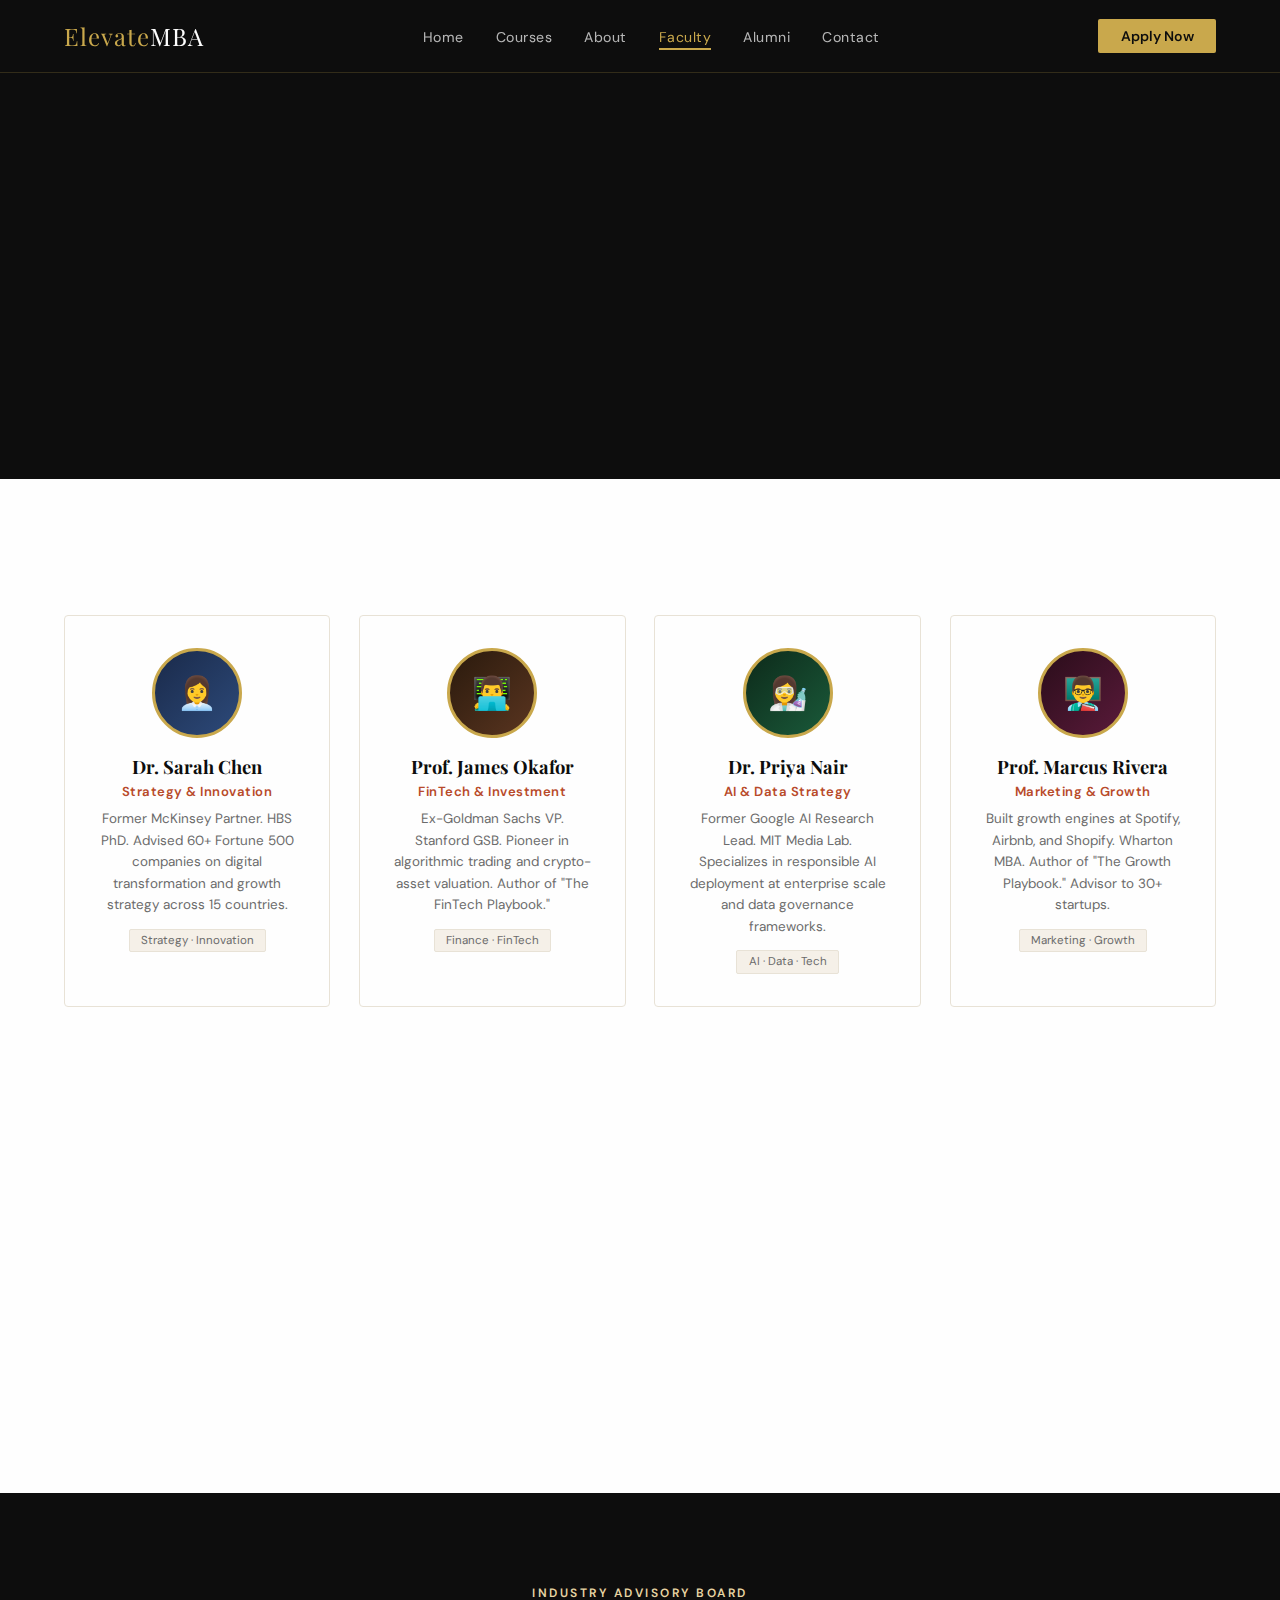
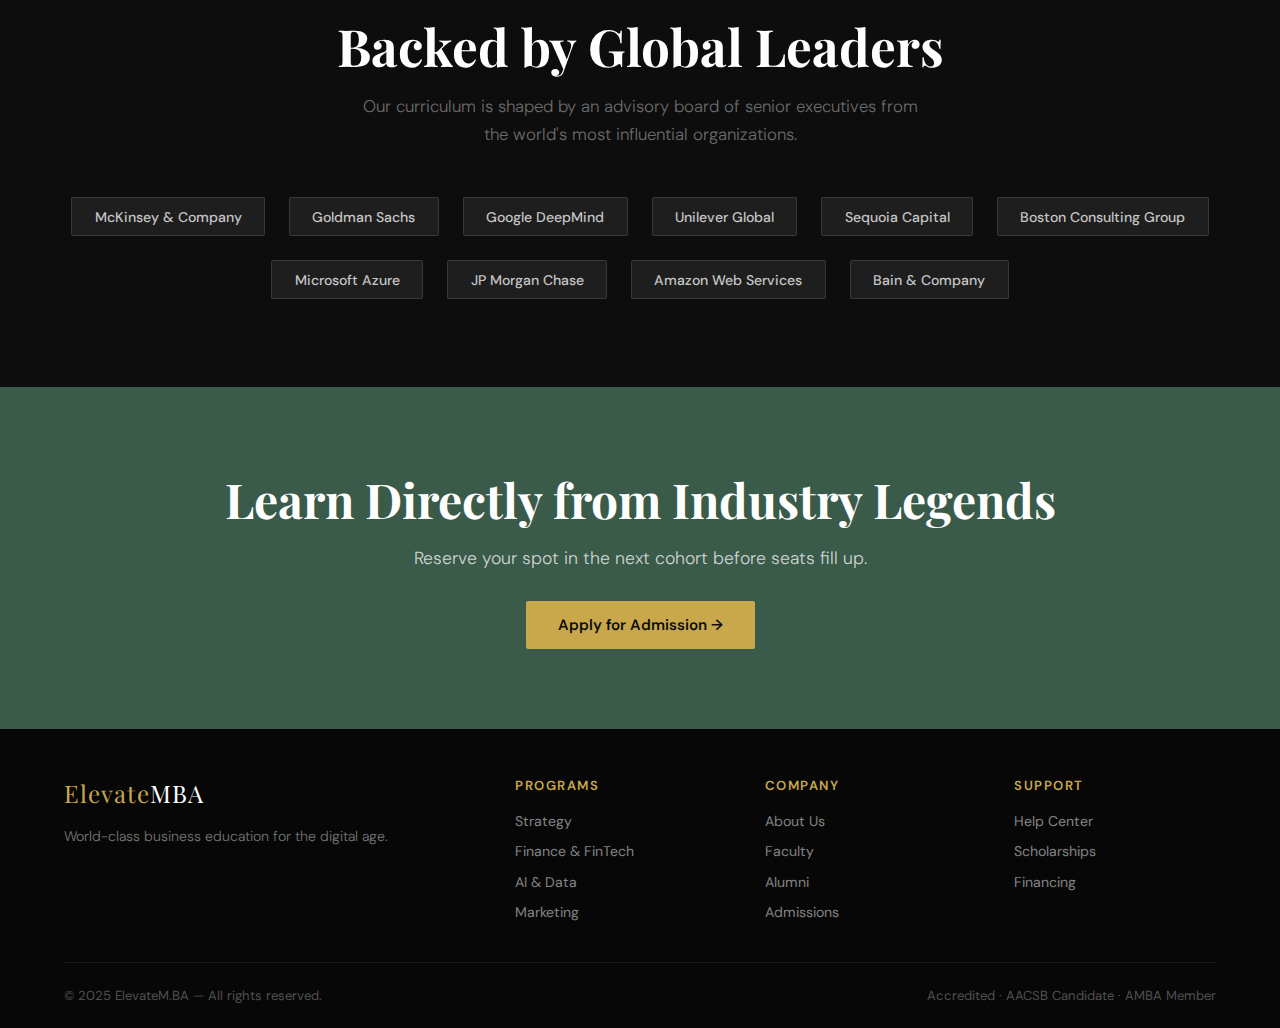
<file: faculty.html>
<!DOCTYPE html>
<html lang="en">
<head>
<!-- Google Tag Manager -->
<script>(function(w,d,s,l,i){w[l]=w[l]||[];w[l].push({'gtm.start':
new Date().getTime(),event:'gtm.js'});var f=d.getElementsByTagName(s)[0],
j=d.createElement(s),dl=l!='dataLayer'?'&l='+l:'';j.async=true;j.src=
'https://www.googletagmanager.com/gtm.js?id='+i+dl;f.parentNode.insertBefore(j,f);
})(window,document,'script','dataLayer','GTM-546PDBQW');</script>
<!-- End Google Tag Manager -->
<meta charset="UTF-8"><meta name="viewport" content="width=device-width, initial-scale=1.0">
<title>Faculty – ElevateMBA</title>
<link rel="stylesheet" href="styles.css">
</head>
<body>

<nav>
  <a href="index.html" class="logo">Elevate<span>MBA</span></a>
  <ul class="nav-links">
    <li><a href="index.html">Home</a></li>
    <li><a href="courses.html">Courses</a></li>
    <li><a href="about.html">About</a></li>
    <li><a href="faculty.html" class="active">Faculty</a></li>
    <li><a href="testimonials.html">Alumni</a></li>
    <li><a href="contact.html">Contact</a></li>
  </ul>
  <a href="contact.html" class="nav-cta">Apply Now</a>
  <div class="hamburger" onclick="toggleMenu()"><span></span><span></span><span></span></div>
</nav>
<div class="mobile-nav" id="mobileMenu">
  <a href="index.html">Home</a><a href="courses.html">Courses</a><a href="about.html">About</a>
  <a href="faculty.html">Faculty</a><a href="testimonials.html">Alumni</a><a href="contact.html">Contact</a>
</div>

<div class="page-hero">
  <div class="page-hero-bg"></div>
  <span class="section-tag">World-Class Instructors</span>
  <h1 class="section-title">Learn from the Best<br>in the Business</h1>
  <p class="section-sub">Our faculty aren't just academics — they're practitioners who've built companies, led global teams, and shaped industries. They bring the real world into every lesson.</p>
</div>

<section style="background:var(--white)">
  <div class="faculty-grid">

    <div class="faculty-card">
      <div class="faculty-avatar fa-1">👩‍💼</div>
      <div class="faculty-name">Dr. Sarah Chen</div>
      <div class="faculty-role">Strategy & Innovation</div>
      <p class="faculty-bio">Former McKinsey Partner. HBS PhD. Advised 60+ Fortune 500 companies on digital transformation and growth strategy across 15 countries.</p>
      <span class="faculty-tag">Strategy · Innovation</span>
    </div>

    <div class="faculty-card">
      <div class="faculty-avatar fa-2">👨‍💻</div>
      <div class="faculty-name">Prof. James Okafor</div>
      <div class="faculty-role">FinTech & Investment</div>
      <p class="faculty-bio">Ex-Goldman Sachs VP. Stanford GSB. Pioneer in algorithmic trading and crypto-asset valuation. Author of "The FinTech Playbook."</p>
      <span class="faculty-tag">Finance · FinTech</span>
    </div>

    <div class="faculty-card">
      <div class="faculty-avatar fa-3">👩‍🔬</div>
      <div class="faculty-name">Dr. Priya Nair</div>
      <div class="faculty-role">AI & Data Strategy</div>
      <p class="faculty-bio">Former Google AI Research Lead. MIT Media Lab. Specializes in responsible AI deployment at enterprise scale and data governance frameworks.</p>
      <span class="faculty-tag">AI · Data · Tech</span>
    </div>

    <div class="faculty-card">
      <div class="faculty-avatar fa-4">👨‍🏫</div>
      <div class="faculty-name">Prof. Marcus Rivera</div>
      <div class="faculty-role">Marketing & Growth</div>
      <p class="faculty-bio">Built growth engines at Spotify, Airbnb, and Shopify. Wharton MBA. Author of "The Growth Playbook." Advisor to 30+ startups.</p>
      <span class="faculty-tag">Marketing · Growth</span>
    </div>

    <div class="faculty-card">
      <div class="faculty-avatar fa-5">👩‍⚖️</div>
      <div class="faculty-name">Dr. Amara Diallo</div>
      <div class="faculty-role">Leadership & HR</div>
      <p class="faculty-bio">Former CHRO at Unilever. Oxford DPhil in Organizational Behavior. Expert in cross-cultural leadership and executive coaching.</p>
      <span class="faculty-tag">Leadership · HR</span>
    </div>

    <div class="faculty-card">
      <div class="faculty-avatar fa-6">👨‍🔧</div>
      <div class="faculty-name">Prof. Daniel Kovač</div>
      <div class="faculty-role">Operations & Supply Chain</div>
      <p class="faculty-bio">Ex-Amazon VP of Operations. INSEAD MBA. Designed global supply chain systems handling $20B+ in annual transactions.</p>
      <span class="faculty-tag">Operations · Logistics</span>
    </div>

  </div>
</section>

<!-- ADVISORY BOARD -->
<section style="background:var(--ink)">
  <div class="text-center" style="margin-bottom:3rem">
    <span class="section-tag" style="color:var(--gold-light)">Industry Advisory Board</span>
    <h2 class="section-title" style="color:var(--white)">Backed by Global Leaders</h2>
    <p class="section-sub">Our curriculum is shaped by an advisory board of senior executives from the world's most influential organizations.</p>
  </div>
  <div class="partners-strip" style="justify-content:center">
    <div class="partner-chip">McKinsey & Company</div>
    <div class="partner-chip">Goldman Sachs</div>
    <div class="partner-chip">Google DeepMind</div>
    <div class="partner-chip">Unilever Global</div>
    <div class="partner-chip">Sequoia Capital</div>
    <div class="partner-chip">Boston Consulting Group</div>
    <div class="partner-chip">Microsoft Azure</div>
    <div class="partner-chip">JP Morgan Chase</div>
    <div class="partner-chip">Amazon Web Services</div>
    <div class="partner-chip">Bain & Company</div>
  </div>
</section>

<section class="cta-banner">
  <h2>Learn Directly from Industry Legends</h2>
  <p>Reserve your spot in the next cohort before seats fill up.</p>
  <a href="contact.html" class="btn-primary">Apply for Admission →</a>
</section>

<footer>
  <div class="footer-grid">
    <div class="footer-brand"><a href="index.html" class="logo">Elevate<span>MBA</span></a><p>World-class business education for the digital age.</p></div>
    <div class="footer-col"><h4>Programs</h4><ul><li><a href="courses.html">Strategy</a></li><li><a href="courses.html">Finance & FinTech</a></li><li><a href="courses.html">AI & Data</a></li><li><a href="courses.html">Marketing</a></li></ul></div>
    <div class="footer-col"><h4>Company</h4><ul><li><a href="about.html">About Us</a></li><li><a href="faculty.html">Faculty</a></li><li><a href="testimonials.html">Alumni</a></li><li><a href="contact.html">Admissions</a></li></ul></div>
    <div class="footer-col"><h4>Support</h4><ul><li><a href="contact.html">Help Center</a></li><li><a href="contact.html">Scholarships</a></li><li><a href="contact.html">Financing</a></li></ul></div>
  </div>
  <div class="footer-bottom"><p>© 2025 ElevateM.BA — All rights reserved.</p><p>Accredited · AACSB Candidate · AMBA Member</p></div>
</footer>
<script src="main.js"></script>
</body>
</html>
</file>
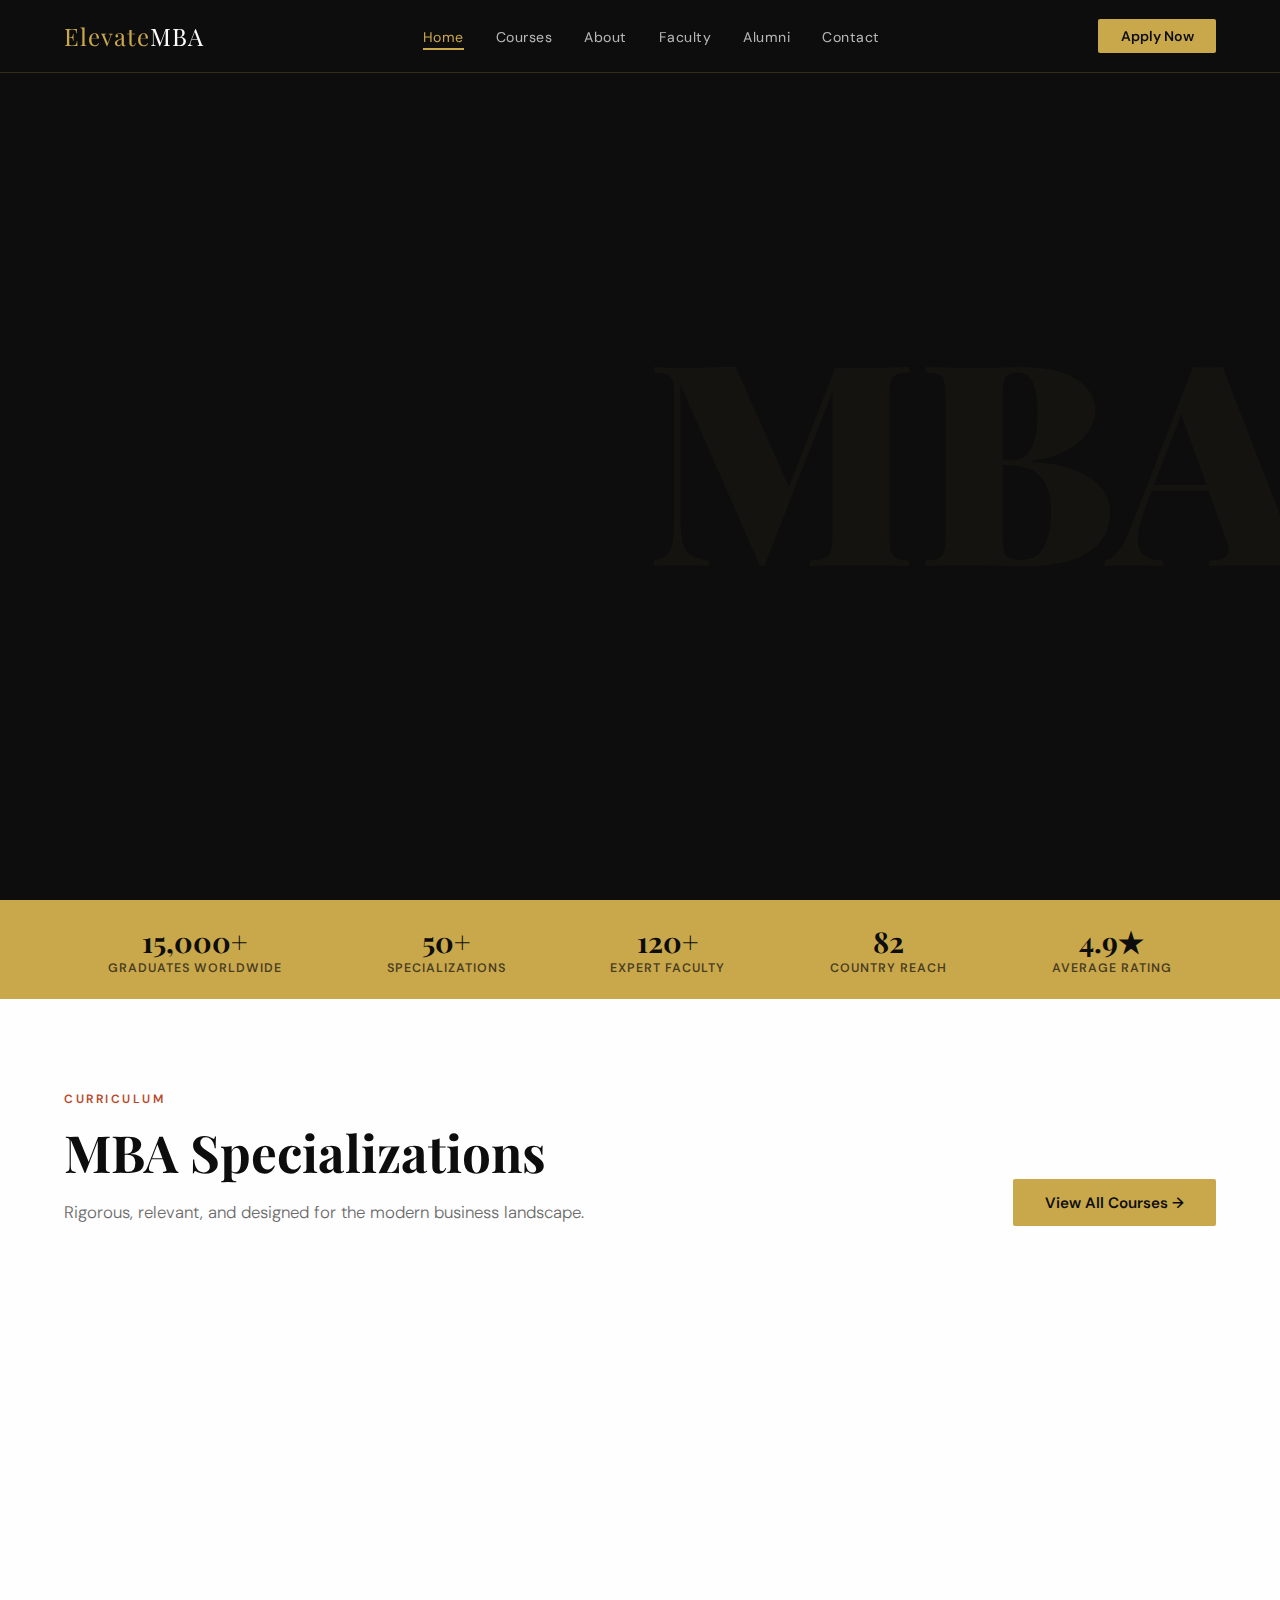
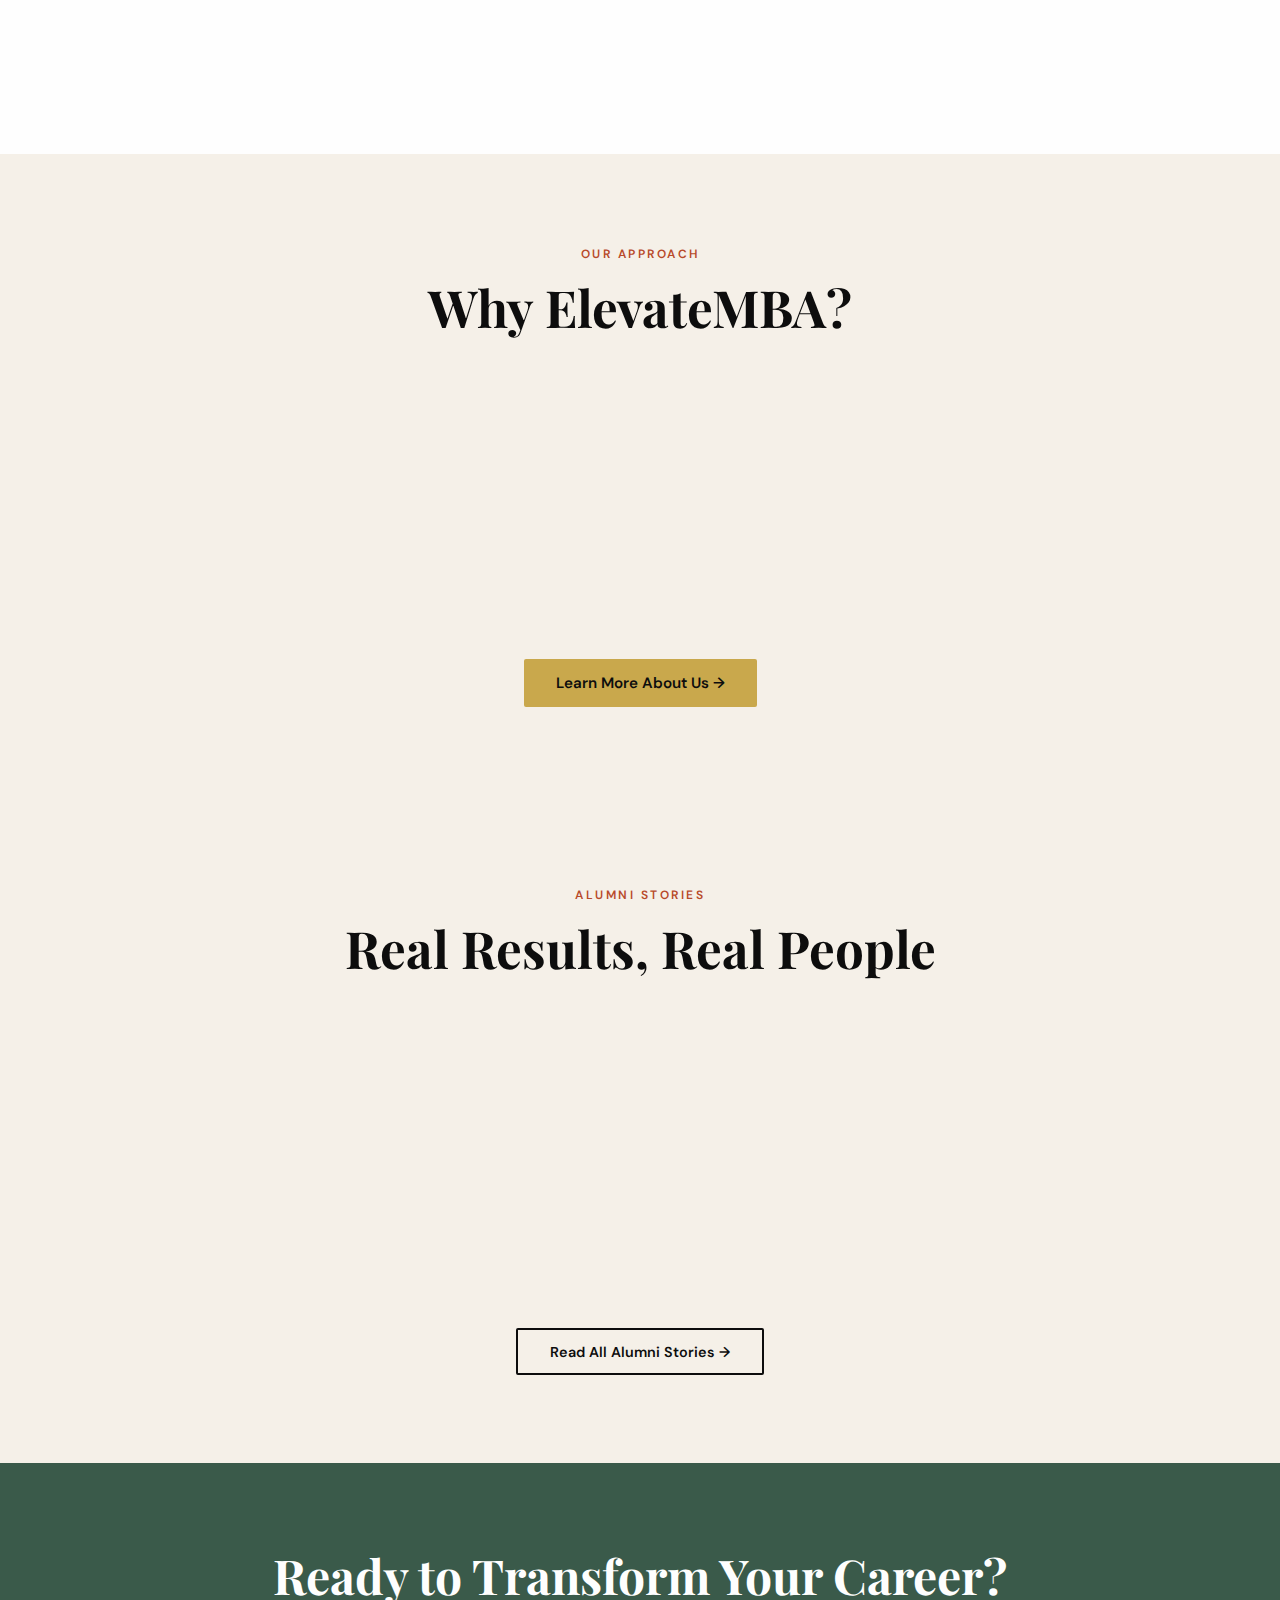
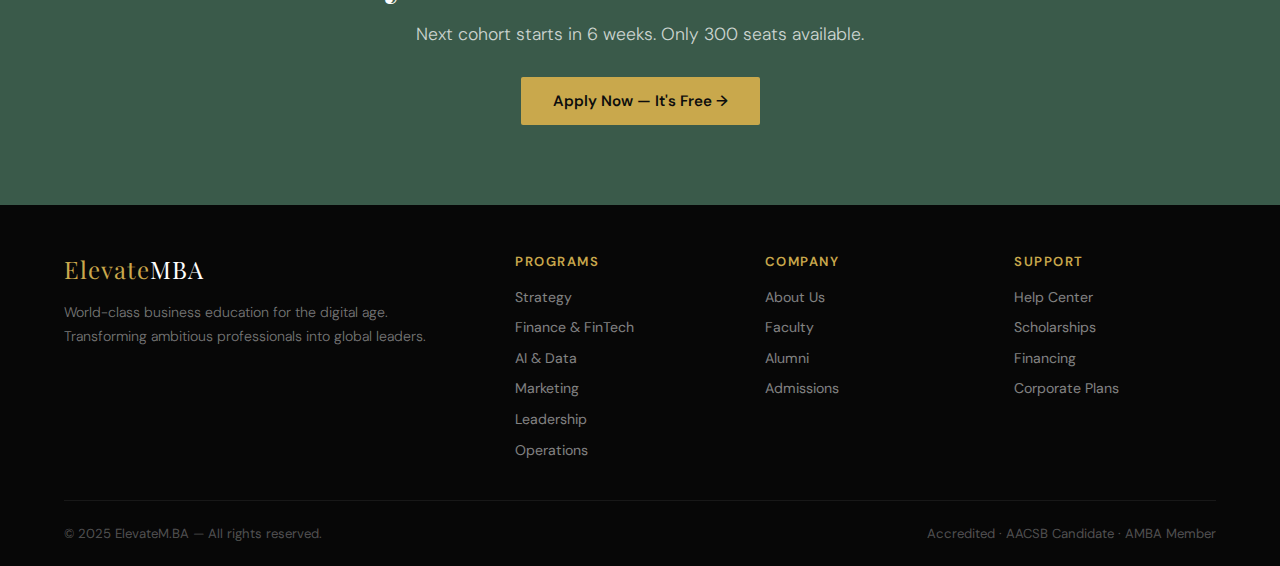
<file: index (2).html>
<!DOCTYPE html>
<html lang="en">
<head>
<!-- Google Tag Manager -->
<script>(function(w,d,s,l,i){w[l]=w[l]||[];w[l].push({'gtm.start':
new Date().getTime(),event:'gtm.js'});var f=d.getElementsByTagName(s)[0],
j=d.createElement(s),dl=l!='dataLayer'?'&l='+l:'';j.async=true;j.src=
'https://www.googletagmanager.com/gtm.js?id='+i+dl;f.parentNode.insertBefore(j,f);
})(window,document,'script','dataLayer','GTM-WCFX85GM');</script>
<!-- End Google Tag Manager -->
<meta charset="UTF-8"><meta name="viewport" content="width=device-width, initial-scale=1.0">
<title>ElevateMBA – Future-Forward Business Education</title>
<link rel="stylesheet" href="styles.css">
</head>
<body>
<!-- Google Tag Manager (noscript) -->
<noscript><iframe src="https://www.googletagmanager.com/ns.html?id=GTM-WCFX85GM"
height="0" width="0" style="display:none;visibility:hidden"></iframe></noscript>
<!-- End Google Tag Manager (noscript) -->
<!-- Google Tag Manager (noscript) -->
<noscript><iframe src="https://www.googletagmanager.com/ns.html?id=GTM-WCFX85GM"
height="0" width="0" style="display:none;visibility:hidden"></iframe></noscript>
<!-- End Google Tag Manager (noscript) -->

<nav>
  <a href="index.html" class="logo">Elevate<span>MBA</span></a>
  <ul class="nav-links">
    <li><a href="index.html" class="active">Home</a></li>
    <li><a href="courses.html">Courses</a></li>
    <li><a href="about.html">About</a></li>
    <li><a href="faculty.html">Faculty</a></li>
    <li><a href="testimonials.html">Alumni</a></li>
    <li><a href="contact.html">Contact</a></li>
  </ul>
  <a href="contact.html" class="nav-cta">Apply Now</a>
  <div class="hamburger" onclick="toggleMenu()"><span></span><span></span><span></span></div>
</nav>
<div class="mobile-nav" id="mobileMenu">
  <a href="index.html">Home</a><a href="courses.html">Courses</a><a href="about.html">About</a>
  <a href="faculty.html">Faculty</a><a href="testimonials.html">Alumni</a><a href="contact.html">Contact</a>
</div>

<!-- HERO -->
<section class="hero-section">
  <div class="hero-bg-text">MBA</div>
  <div class="hero-content">
    <div class="hero-tag">🎓 Top-Ranked Online MBA</div>
    <h1 class="hero-title">Lead the<br><em>Digital</em><br>Economy</h1>
    <p class="hero-desc">World-class MBA education reimagined for the future of business. Learn from industry veterans, build a global network, and accelerate your career — on your schedule.</p>
    <div class="hero-btns">
      <a href="courses.html" class="btn-primary">Explore Courses →</a>
      <a href="about.html" class="btn-outline">How It Works</a>
    </div>
  </div>
  <div class="hero-visual">
    <div class="hero-card-stack">
      <div class="hero-card hc3"><div class="stat-num">98%</div><div class="stat-label">Employment rate within 6 months</div></div>
      <div class="hero-card hc1"><div class="hc-label">Featured Course</div><div class="hc-title">Strategic Business Leadership</div><div class="hc-meta">⭐ 4.9 · 2,400 students</div></div>
      <div class="hero-card hc2"><div class="hc-label">Live Session Today</div><div class="hc-title">FinTech & Digital Banking</div><div class="hc-meta">👥 340 enrolled this week</div></div>
    </div>
  </div>
</section>

<div class="stats-bar">
  <div class="stat-item"><div class="num">15,000+</div><div class="lbl">Graduates Worldwide</div></div>
  <div class="stat-item"><div class="num">50+</div><div class="lbl">Specializations</div></div>
  <div class="stat-item"><div class="num">120+</div><div class="lbl">Expert Faculty</div></div>
  <div class="stat-item"><div class="num">82</div><div class="lbl">Country Reach</div></div>
  <div class="stat-item"><div class="num">4.9★</div><div class="lbl">Average Rating</div></div>
</div>

<!-- FEATURED COURSES -->
<section class="home-courses">
  <div class="section-header-row">
    <div>
      <span class="section-tag">Curriculum</span>
      <h2 class="section-title">MBA Specializations</h2>
      <p class="section-sub">Rigorous, relevant, and designed for the modern business landscape.</p>
    </div>
    <a href="courses.html" class="btn-primary">View All Courses →</a>
  </div>
  <div class="courses-grid">
    <div class="course-card" onclick="location.href='courses.html'">
      <div class="course-img ci-strategy">📊<div class="course-badge">Bestseller</div></div>
      <div class="course-body">
        <div class="course-cat">Strategy</div>
        <h3 class="course-title">Corporate Strategy & Business Innovation</h3>
        <div class="course-meta"><span>⏱ 12 weeks</span><span>⭐ 4.9</span></div>
        <div class="course-footer"><div><span class="price">$2,499</span><span class="price-og">$3,999</span></div><a href="contact.html" class="enroll-btn" onclick="event.stopPropagation()">Enroll Now</a></div>
      </div>
    </div>
    <div class="course-card" onclick="location.href='courses.html'">
      <div class="course-img ci-tech">🤖<div class="course-badge">Hot</div></div>
      <div class="course-body">
        <div class="course-cat">Technology</div>
        <h3 class="course-title">AI, Data Science & Digital Transformation</h3>
        <div class="course-meta"><span>⏱ 16 weeks</span><span>⭐ 5.0</span></div>
        <div class="course-footer"><div><span class="price">$3,199</span><span class="price-og">$4,999</span></div><a href="contact.html" class="enroll-btn" onclick="event.stopPropagation()">Enroll Now</a></div>
      </div>
    </div>
    <div class="course-card" onclick="location.href='courses.html'">
      <div class="course-img ci-finance">💼<div class="course-badge">New</div></div>
      <div class="course-body">
        <div class="course-cat">Finance</div>
        <h3 class="course-title">FinTech, Investment & Corporate Finance</h3>
        <div class="course-meta"><span>⏱ 14 weeks</span><span>⭐ 4.8</span></div>
        <div class="course-footer"><div><span class="price">$2,799</span><span class="price-og">$4,499</span></div><a href="contact.html" class="enroll-btn" onclick="event.stopPropagation()">Enroll Now</a></div>
      </div>
    </div>
  </div>
</section>

<!-- WHY US -->
<section class="why-strip">
  <div class="text-center" style="margin-bottom:3rem"><span class="section-tag">Our Approach</span><h2 class="section-title">Why ElevateMBA?</h2></div>
  <div class="why-strip-inner">
    <div class="why-item"><div class="why-icon">🎯</div><h4>Outcome-Driven</h4><p>Co-designed with McKinsey, Google & Goldman Sachs for real career impact.</p></div>
    <div class="why-item"><div class="why-icon">🌍</div><h4>Global Cohorts</h4><p>300+ peers from 40+ countries per intake. A real global network.</p></div>
    <div class="why-item"><div class="why-icon">🎓</div><h4>Dual Certification</h4><p>ElevateMBA certificate + accredited university credential.</p></div>
    <div class="why-item"><div class="why-icon">💼</div><h4>Career Support</h4><p>1 year of dedicated placement support post-graduation.</p></div>
  </div>
  <div style="text-align:center;margin-top:3rem"><a href="about.html" class="btn-primary">Learn More About Us →</a></div>
</section>

<!-- TESTI PREVIEW -->
<section class="home-testi">
  <div class="text-center" style="margin-bottom:2.5rem"><span class="section-tag">Alumni Stories</span><h2 class="section-title">Real Results, Real People</h2></div>
  <div class="testi-grid">
    <div class="testi-card"><div class="testi-quote">"</div><div class="stars">★★★★★</div><p class="testi-text">ElevateM.BA gave me the strategic toolkit to move from mid-level manager to VP of Strategy within 8 months of graduation. The ROI is extraordinary.</p><div class="testi-author"><div class="ta-avatar ta-1">👩</div><div><div class="ta-name">Aisha Kamara</div><div class="ta-role">VP Strategy · Unilever, Lagos</div></div></div></div>
    <div class="testi-card"><div class="testi-quote">"</div><div class="stars">★★★★★</div><p class="testi-text">I launched my own SaaS company 3 months after completing the AI track. The instructors connected me with my first two investors directly.</p><div class="testi-author"><div class="ta-avatar ta-2">👨</div><div><div class="ta-name">Rajiv Menon</div><div class="ta-role">Founder · DataPilot, Bangalore</div></div></div></div>
    <div class="testi-card"><div class="testi-quote">"</div><div class="stars">★★★★★</div><p class="testi-text">The cohort model is unlike anything else online. I have a genuine global network of 200+ executives I still collaborate with daily, two years later.</p><div class="testi-author"><div class="ta-avatar ta-3">👩</div><div><div class="ta-name">Elena Petrov</div><div class="ta-role">CFO · NordCapital, Stockholm</div></div></div></div>
  </div>
  <div style="text-align:center;margin-top:2.5rem"><a href="testimonials.html" class="btn-outline-dark">Read All Alumni Stories →</a></div>
</section>

<!-- CTA -->
<section class="cta-banner">
  <h2>Ready to Transform Your Career?</h2>
  <p>Next cohort starts in 6 weeks. Only 300 seats available.</p>
  <a href="contact.html" class="btn-primary">Apply Now — It's Free →</a>
</section>

<footer>
  <div class="footer-grid">
    <div class="footer-brand"><a href="index.html" class="logo">Elevate<span>MBA</span></a><p>World-class business education for the digital age. Transforming ambitious professionals into global leaders.</p></div>
    <div class="footer-col"><h4>Programs</h4><ul><li><a href="courses.html">Strategy</a></li><li><a href="courses.html">Finance & FinTech</a></li><li><a href="courses.html">AI & Data</a></li><li><a href="courses.html">Marketing</a></li><li><a href="courses.html">Leadership</a></li><li><a href="courses.html">Operations</a></li></ul></div>
    <div class="footer-col"><h4>Company</h4><ul><li><a href="about.html">About Us</a></li><li><a href="faculty.html">Faculty</a></li><li><a href="testimonials.html">Alumni</a></li><li><a href="contact.html">Admissions</a></li></ul></div>
    <div class="footer-col"><h4>Support</h4><ul><li><a href="contact.html">Help Center</a></li><li><a href="contact.html">Scholarships</a></li><li><a href="contact.html">Financing</a></li><li><a href="contact.html">Corporate Plans</a></li></ul></div>
  </div>
  <div class="footer-bottom"><p>© 2025 ElevateM.BA — All rights reserved.</p><p>Accredited · AACSB Candidate · AMBA Member</p></div>
</footer>
<script src="main.js"></script>
</body>
</html>
</file>
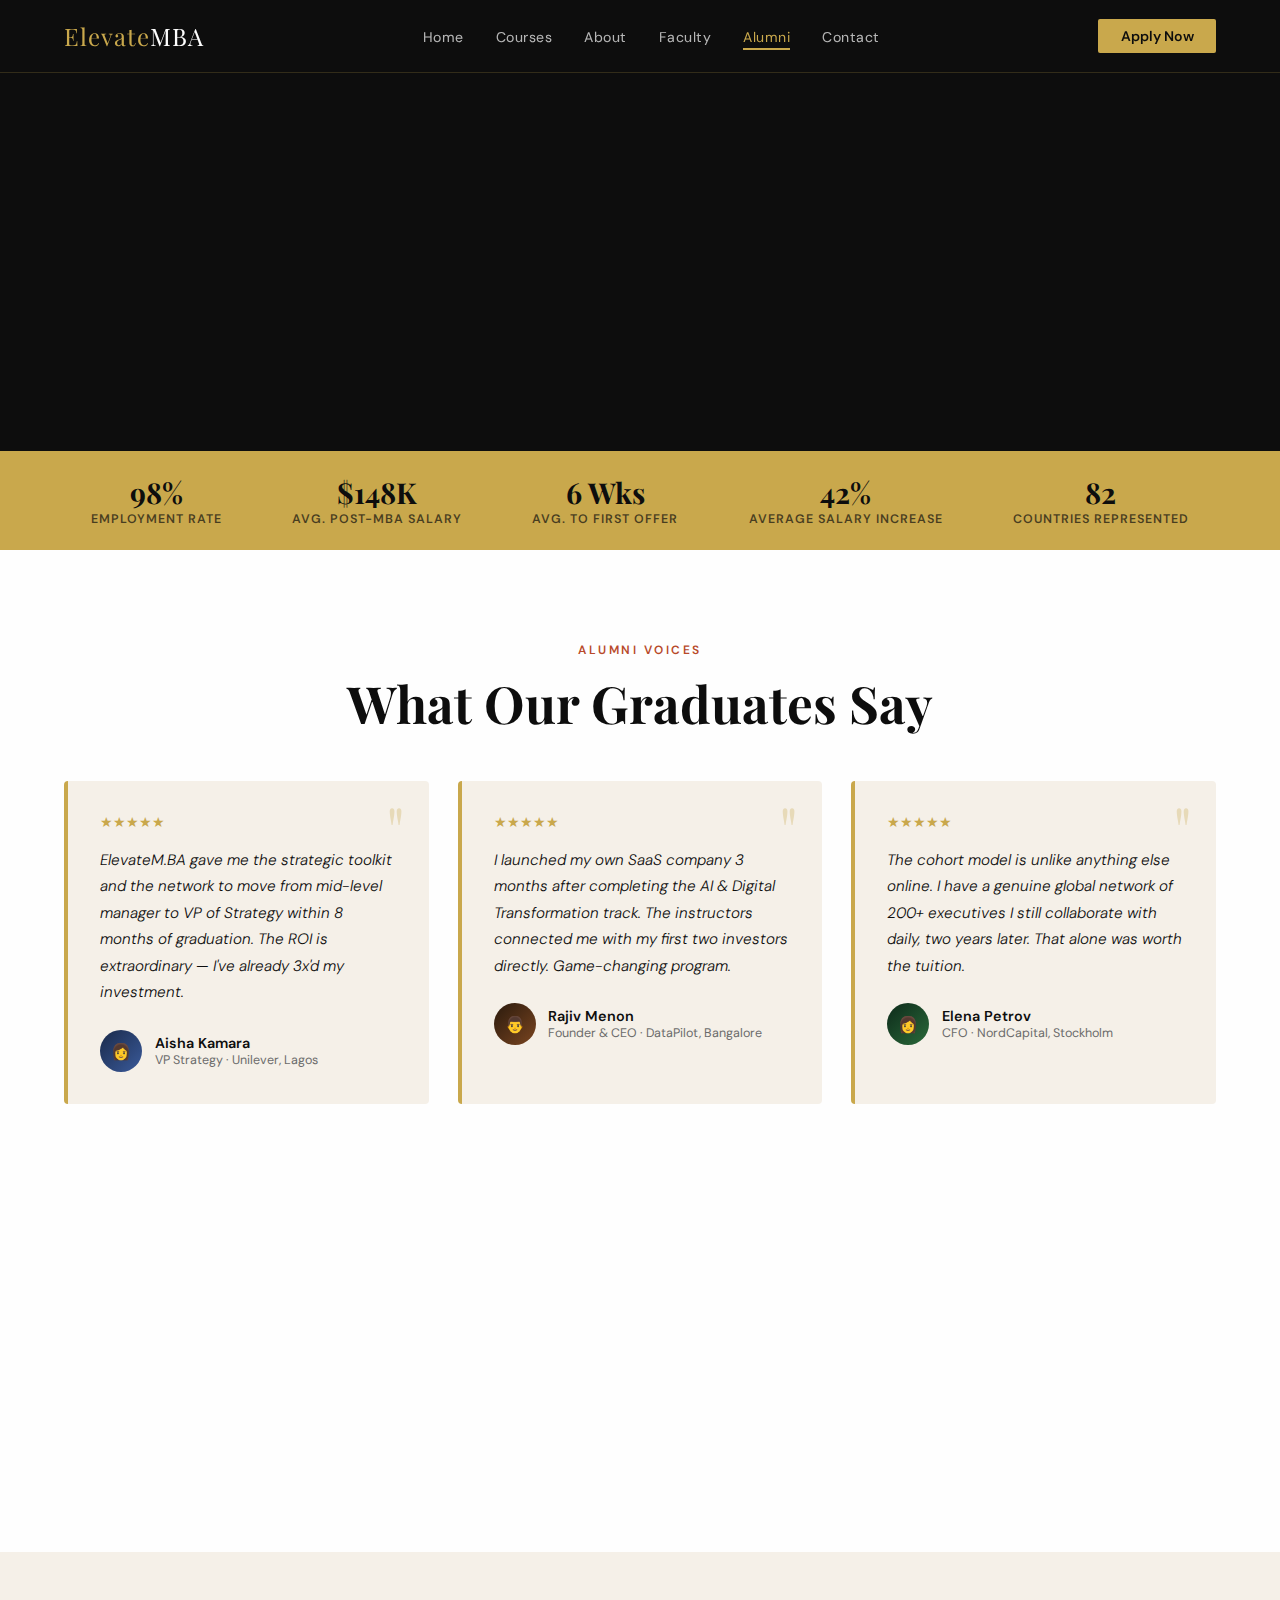
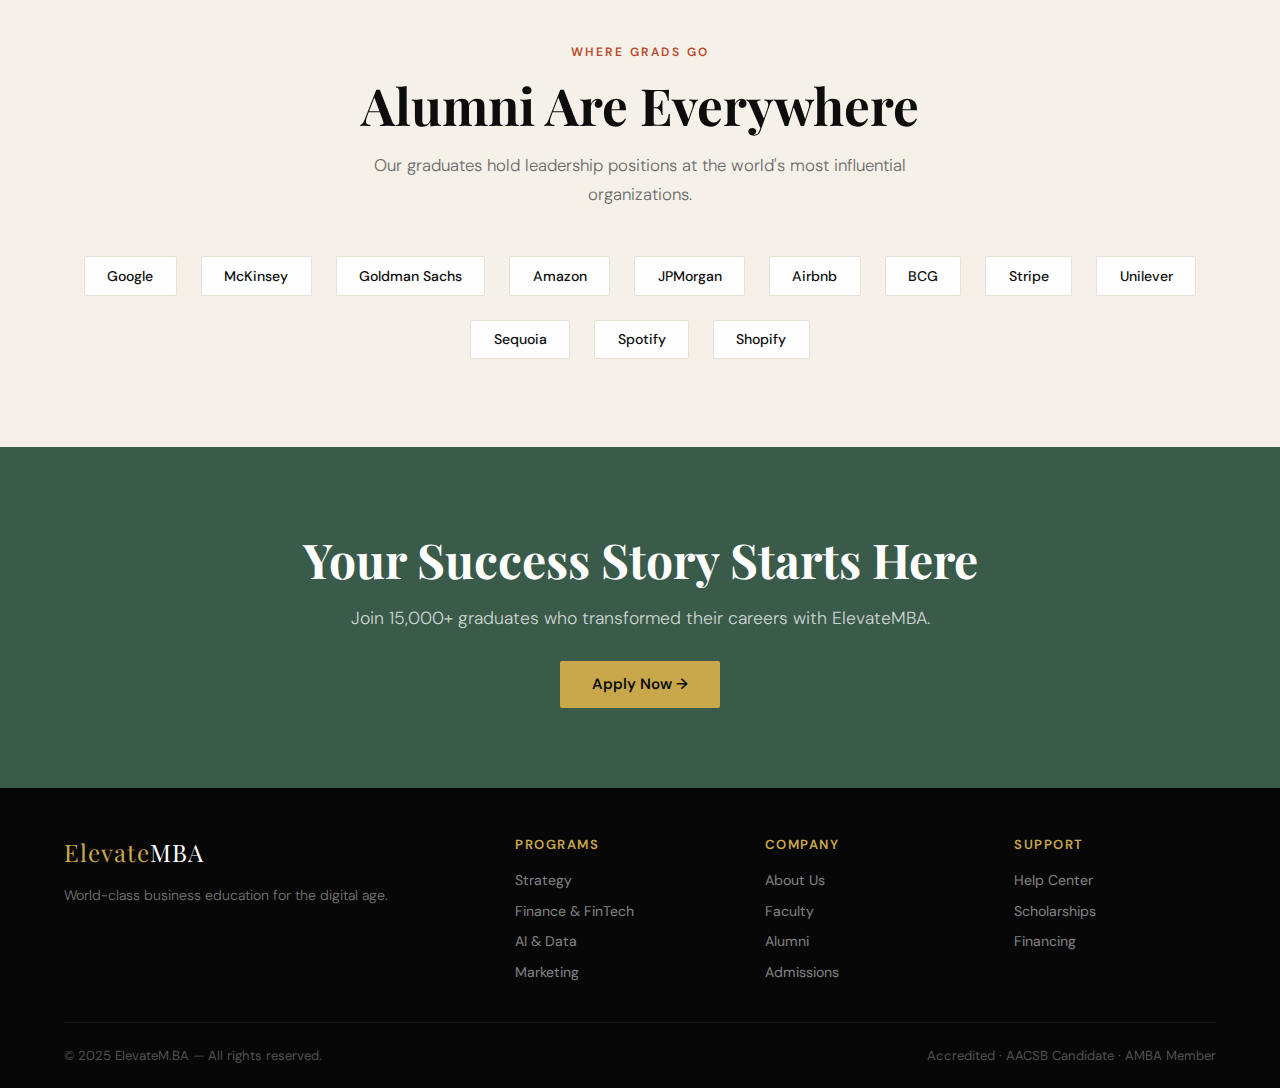
<file: testimonials (1).html>
<!DOCTYPE html>
<html lang="en">
<head>
<!-- Google Tag Manager -->
<script>(function(w,d,s,l,i){w[l]=w[l]||[];w[l].push({'gtm.start':
new Date().getTime(),event:'gtm.js'});var f=d.getElementsByTagName(s)[0],
j=d.createElement(s),dl=l!='dataLayer'?'&l='+l:'';j.async=true;j.src=
'https://www.googletagmanager.com/gtm.js?id='+i+dl;f.parentNode.insertBefore(j,f);
})(window,document,'script','dataLayer','GTM-WCFX85GM');</script>
<!-- End Google Tag Manager -->
<meta charset="UTF-8"><meta name="viewport" content="width=device-width, initial-scale=1.0">
<title>Alumni Stories – ElevateMBA</title>
<link rel="stylesheet" href="styles.css">
</head>
<body>
<!-- Google Tag Manager (noscript) -->
<noscript><iframe src="https://www.googletagmanager.com/ns.html?id=GTM-WCFX85GM"
height="0" width="0" style="display:none;visibility:hidden"></iframe></noscript>
<!-- End Google Tag Manager (noscript) -->
<!-- Google Tag Manager (noscript) -->
<noscript><iframe src="https://www.googletagmanager.com/ns.html?id=GTM-WCFX85GM"
height="0" width="0" style="display:none;visibility:hidden"></iframe></noscript>
<!-- End Google Tag Manager (noscript) -->

<nav>
  <a href="index.html" class="logo">Elevate<span>MBA</span></a>
  <ul class="nav-links">
    <li><a href="index.html">Home</a></li>
    <li><a href="courses.html">Courses</a></li>
    <li><a href="about.html">About</a></li>
    <li><a href="faculty.html">Faculty</a></li>
    <li><a href="testimonials.html" class="active">Alumni</a></li>
    <li><a href="contact.html">Contact</a></li>
  </ul>
  <a href="contact.html" class="nav-cta">Apply Now</a>
  <div class="hamburger" onclick="toggleMenu()"><span></span><span></span><span></span></div>
</nav>
<div class="mobile-nav" id="mobileMenu">
  <a href="index.html">Home</a><a href="courses.html">Courses</a><a href="about.html">About</a>
  <a href="faculty.html">Faculty</a><a href="testimonials.html">Alumni</a><a href="contact.html">Contact</a>
</div>

<div class="page-hero">
  <div class="page-hero-bg"></div>
  <span class="section-tag">15,000+ Graduates</span>
  <h1 class="section-title">Transforming Careers<br>Worldwide</h1>
  <p class="section-sub">Real outcomes from real graduates across industries and continents. These are their stories.</p>
</div>

<!-- OUTCOME STATS -->
<div class="stats-bar">
  <div class="stat-item"><div class="num">98%</div><div class="lbl">Employment Rate</div></div>
  <div class="stat-item"><div class="num">$148K</div><div class="lbl">Avg. Post-MBA Salary</div></div>
  <div class="stat-item"><div class="num">6 Wks</div><div class="lbl">Avg. to First Offer</div></div>
  <div class="stat-item"><div class="num">42%</div><div class="lbl">Average Salary Increase</div></div>
  <div class="stat-item"><div class="num">82</div><div class="lbl">Countries Represented</div></div>
</div>

<!-- ALL TESTIMONIALS -->
<section class="testi-section">
  <div class="text-center" style="margin-bottom:3rem">
    <span class="section-tag">Alumni Voices</span>
    <h2 class="section-title">What Our Graduates Say</h2>
  </div>
  <div class="testi-grid">

    <div class="testi-card">
      <div class="testi-quote">"</div>
      <div class="stars">★★★★★</div>
      <p class="testi-text">ElevateM.BA gave me the strategic toolkit and the network to move from mid-level manager to VP of Strategy within 8 months of graduation. The ROI is extraordinary — I've already 3x'd my investment.</p>
      <div class="testi-author"><div class="ta-avatar ta-1">👩</div><div><div class="ta-name">Aisha Kamara</div><div class="ta-role">VP Strategy · Unilever, Lagos</div></div></div>
    </div>

    <div class="testi-card">
      <div class="testi-quote">"</div>
      <div class="stars">★★★★★</div>
      <p class="testi-text">I launched my own SaaS company 3 months after completing the AI & Digital Transformation track. The instructors connected me with my first two investors directly. Game-changing program.</p>
      <div class="testi-author"><div class="ta-avatar ta-2">👨</div><div><div class="ta-name">Rajiv Menon</div><div class="ta-role">Founder & CEO · DataPilot, Bangalore</div></div></div>
    </div>

    <div class="testi-card">
      <div class="testi-quote">"</div>
      <div class="stars">★★★★★</div>
      <p class="testi-text">The cohort model is unlike anything else online. I have a genuine global network of 200+ executives I still collaborate with daily, two years later. That alone was worth the tuition.</p>
      <div class="testi-author"><div class="ta-avatar ta-3">👩</div><div><div class="ta-name">Elena Petrov</div><div class="ta-role">CFO · NordCapital, Stockholm</div></div></div>
    </div>

    <div class="testi-card">
      <div class="testi-quote">"</div>
      <div class="stars">★★★★★</div>
      <p class="testi-text">Coming from a non-finance background, the FinTech track filled every gap I had. Within 4 months I was leading our firm's blockchain initiative. The instructors are legendary practitioners.</p>
      <div class="testi-author"><div class="ta-avatar ta-4">👩</div><div><div class="ta-name">Yuki Tanaka</div><div class="ta-role">Head of Digital Assets · Nomura, Tokyo</div></div></div>
    </div>

    <div class="testi-card">
      <div class="testi-quote">"</div>
      <div class="stars">★★★★★</div>
      <p class="testi-text">The career support team found me 3 interviews in my first week after graduation. I accepted an offer at a top consulting firm at 55% above my previous salary. Unbelievable program.</p>
      <div class="testi-author"><div class="ta-avatar ta-5">👨</div><div><div class="ta-name">Kwame Asante</div><div class="ta-role">Strategy Consultant · BCG, Accra</div></div></div>
    </div>

    <div class="testi-card">
      <div class="testi-quote">"</div>
      <div class="stars">★★★★★</div>
      <p class="testi-text">I'd tried other online MBA programs. Nothing compares to ElevateM.BA. The combination of live faculty sessions, peer collaboration, and real case projects creates genuine mastery — not just a certificate.</p>
      <div class="testi-author"><div class="ta-avatar ta-6">👩</div><div><div class="ta-name">Maria Santos</div><div class="ta-role">Director of Innovation · Santander, São Paulo</div></div></div>
    </div>

  </div>
</section>

<!-- OUTCOMES BY SECTOR -->
<section style="background:var(--cream)">
  <div class="text-center" style="margin-bottom:3rem">
    <span class="section-tag">Where Grads Go</span>
    <h2 class="section-title">Alumni Are Everywhere</h2>
    <p class="section-sub">Our graduates hold leadership positions at the world's most influential organizations.</p>
  </div>
  <div class="partners-strip" style="justify-content:center">
    <div class="partner-chip" style="background:var(--white);color:var(--ink);border-color:#e8e2d6">Google</div>
    <div class="partner-chip" style="background:var(--white);color:var(--ink);border-color:#e8e2d6">McKinsey</div>
    <div class="partner-chip" style="background:var(--white);color:var(--ink);border-color:#e8e2d6">Goldman Sachs</div>
    <div class="partner-chip" style="background:var(--white);color:var(--ink);border-color:#e8e2d6">Amazon</div>
    <div class="partner-chip" style="background:var(--white);color:var(--ink);border-color:#e8e2d6">JPMorgan</div>
    <div class="partner-chip" style="background:var(--white);color:var(--ink);border-color:#e8e2d6">Airbnb</div>
    <div class="partner-chip" style="background:var(--white);color:var(--ink);border-color:#e8e2d6">BCG</div>
    <div class="partner-chip" style="background:var(--white);color:var(--ink);border-color:#e8e2d6">Stripe</div>
    <div class="partner-chip" style="background:var(--white);color:var(--ink);border-color:#e8e2d6">Unilever</div>
    <div class="partner-chip" style="background:var(--white);color:var(--ink);border-color:#e8e2d6">Sequoia</div>
    <div class="partner-chip" style="background:var(--white);color:var(--ink);border-color:#e8e2d6">Spotify</div>
    <div class="partner-chip" style="background:var(--white);color:var(--ink);border-color:#e8e2d6">Shopify</div>
  </div>
</section>

<section class="cta-banner">
  <h2>Your Success Story Starts Here</h2>
  <p>Join 15,000+ graduates who transformed their careers with ElevateMBA.</p>
  <a href="contact.html" class="btn-primary">Apply Now →</a>
</section>

<footer>
  <div class="footer-grid">
    <div class="footer-brand"><a href="index.html" class="logo">Elevate<span>MBA</span></a><p>World-class business education for the digital age.</p></div>
    <div class="footer-col"><h4>Programs</h4><ul><li><a href="courses.html">Strategy</a></li><li><a href="courses.html">Finance & FinTech</a></li><li><a href="courses.html">AI & Data</a></li><li><a href="courses.html">Marketing</a></li></ul></div>
    <div class="footer-col"><h4>Company</h4><ul><li><a href="about.html">About Us</a></li><li><a href="faculty.html">Faculty</a></li><li><a href="testimonials.html">Alumni</a></li><li><a href="contact.html">Admissions</a></li></ul></div>
    <div class="footer-col"><h4>Support</h4><ul><li><a href="contact.html">Help Center</a></li><li><a href="contact.html">Scholarships</a></li><li><a href="contact.html">Financing</a></li></ul></div>
  </div>
  <div class="footer-bottom"><p>© 2025 ElevateM.BA — All rights reserved.</p><p>Accredited · AACSB Candidate · AMBA Member</p></div>
</footer>
<script src="main.js"></script>
</body>
</html>
</file>
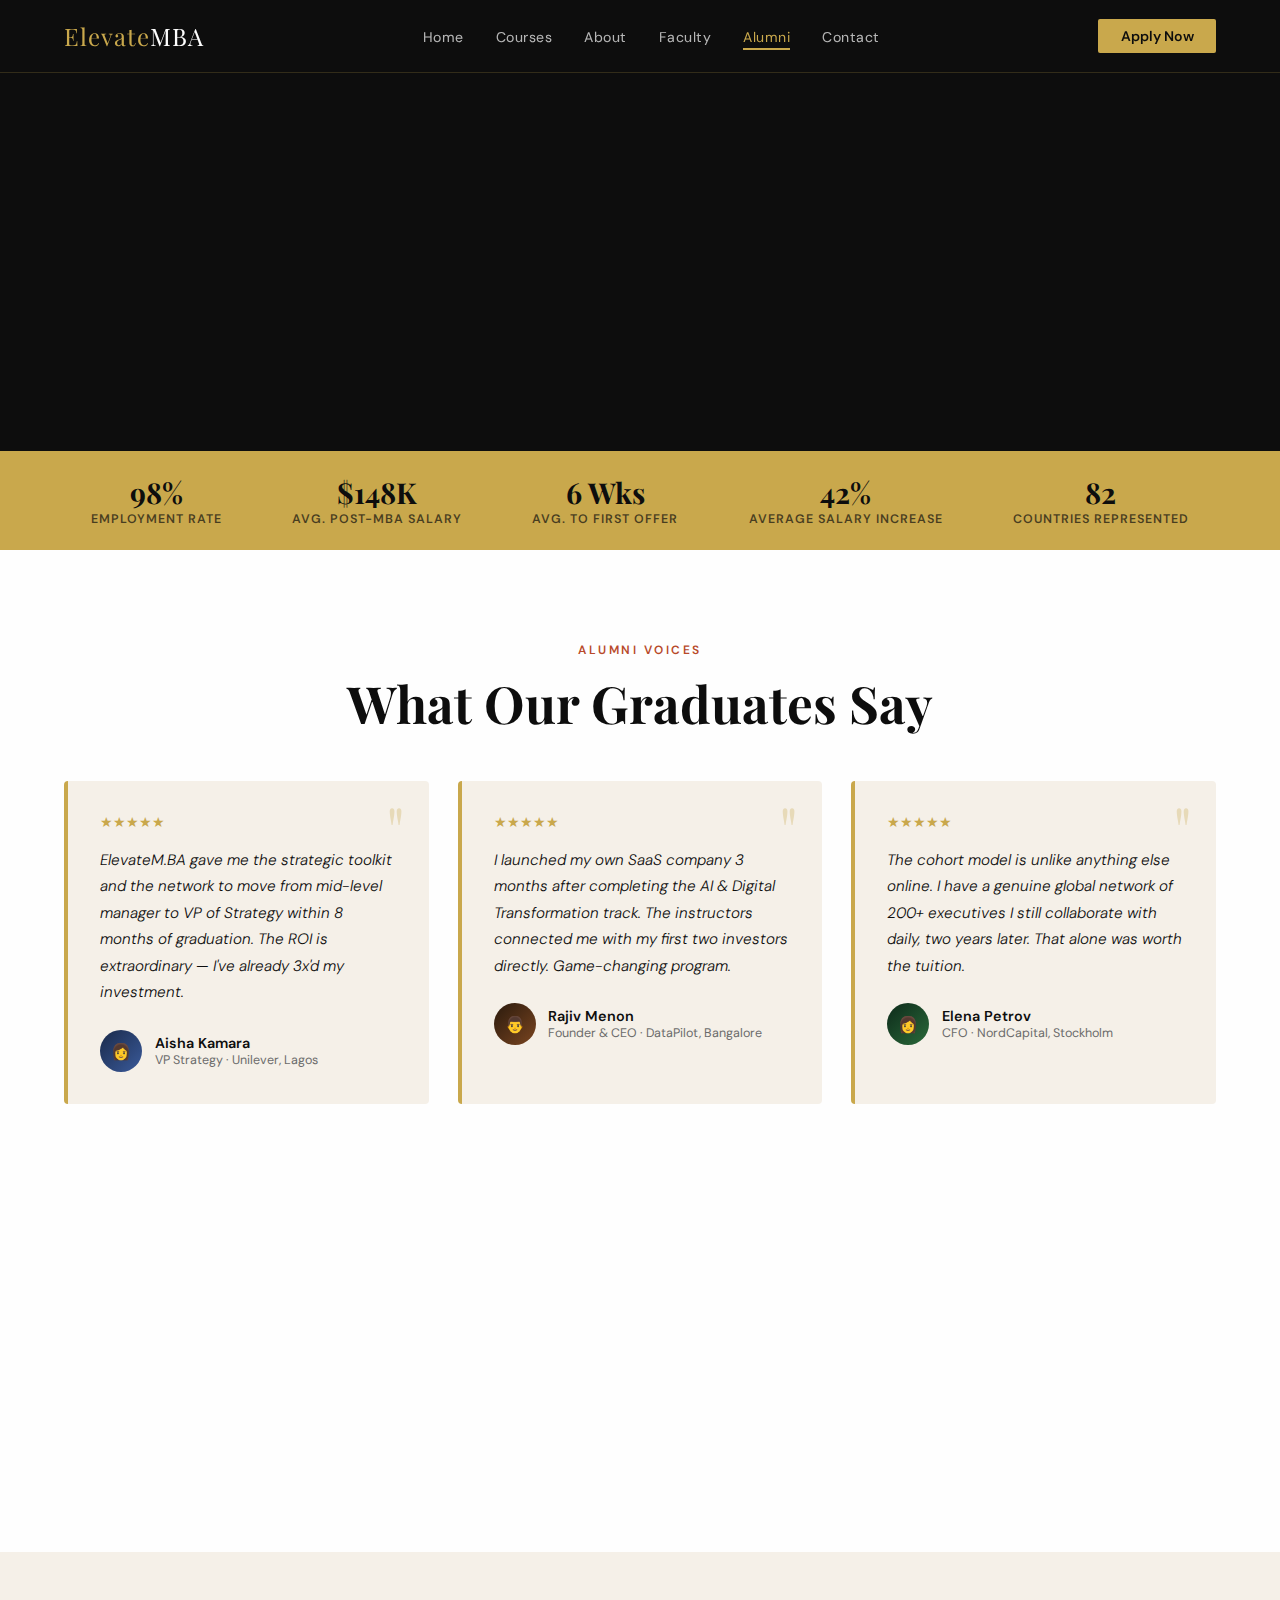
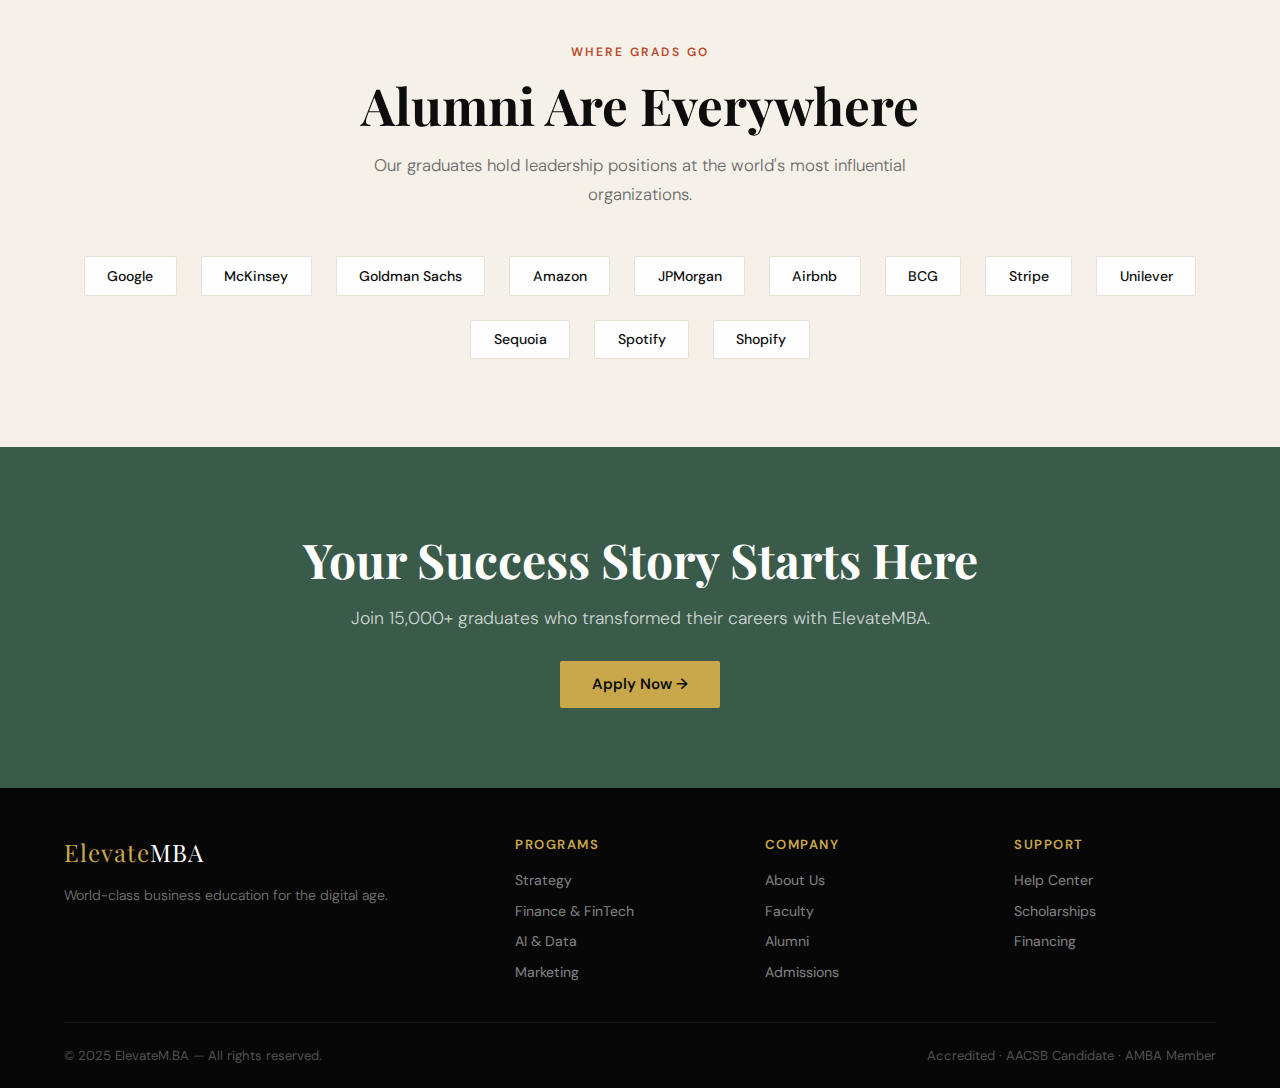
<file: testimonials.html>
<!DOCTYPE html>
<html lang="en">
<head>
  <!-- Google tag (gtag.js) -->
<script async src="https://www.googletagmanager.com/gtag/js?id=G-XV32LHB5R5"></script>
<script>
  window.dataLayer = window.dataLayer || [];
  function gtag(){dataLayer.push(arguments);}
  gtag('js', new Date());

  gtag('config', 'G-XV32LHB5R5');
</script>
  <!-- Google Tag Manager -->
<script>(function(w,d,s,l,i){w[l]=w[l]||[];w[l].push({'gtm.start':
new Date().getTime(),event:'gtm.js'});var f=d.getElementsByTagName(s)[0],
j=d.createElement(s),dl=l!='dataLayer'?'&l='+l:'';j.async=true;j.src=
'https://www.googletagmanager.com/gtm.js?id='+i+dl;f.parentNode.insertBefore(j,f);
})(window,document,'script','dataLayer','GTM-546PDBQW');</script>
<!-- End Google Tag Manager -->
<meta charset="UTF-8"><meta name="viewport" content="width=device-width, initial-scale=1.0">
<title>Alumni Stories – ElevateMBA</title>
<link rel="stylesheet" href="styles.css">
</head>
<body>

  <!-- Google Tag Manager (noscript) -->
<noscript><iframe src="https://www.googletagmanager.com/ns.html?id=GTM-546PDBQW"
height="0" width="0" style="display:none;visibility:hidden"></iframe></noscript>
<!-- End Google Tag Manager (noscript) -->
<nav>
  <a href="index.html" class="logo">Elevate<span>MBA</span></a>
  <ul class="nav-links">
    <li><a href="index.html">Home</a></li>
    <li><a href="courses.html">Courses</a></li>
    <li><a href="about.html">About</a></li>
    <li><a href="faculty.html">Faculty</a></li>
    <li><a href="testimonials.html" class="active">Alumni</a></li>
    <li><a href="contact.html">Contact</a></li>
  </ul>
  <a href="contact.html" class="nav-cta">Apply Now</a>
  <div class="hamburger" onclick="toggleMenu()"><span></span><span></span><span></span></div>
</nav>
<div class="mobile-nav" id="mobileMenu">
  <a href="index.html">Home</a><a href="courses.html">Courses</a><a href="about.html">About</a>
  <a href="faculty.html">Faculty</a><a href="testimonials.html">Alumni</a><a href="contact.html">Contact</a>
</div>

<div class="page-hero">
  <div class="page-hero-bg"></div>
  <span class="section-tag">15,000+ Graduates</span>
  <h1 class="section-title">Transforming Careers<br>Worldwide</h1>
  <p class="section-sub">Real outcomes from real graduates across industries and continents. These are their stories.</p>
</div>

<!-- OUTCOME STATS -->
<div class="stats-bar">
  <div class="stat-item"><div class="num">98%</div><div class="lbl">Employment Rate</div></div>
  <div class="stat-item"><div class="num">$148K</div><div class="lbl">Avg. Post-MBA Salary</div></div>
  <div class="stat-item"><div class="num">6 Wks</div><div class="lbl">Avg. to First Offer</div></div>
  <div class="stat-item"><div class="num">42%</div><div class="lbl">Average Salary Increase</div></div>
  <div class="stat-item"><div class="num">82</div><div class="lbl">Countries Represented</div></div>
</div>

<!-- ALL TESTIMONIALS -->
<section class="testi-section">
  <div class="text-center" style="margin-bottom:3rem">
    <span class="section-tag">Alumni Voices</span>
    <h2 class="section-title">What Our Graduates Say</h2>
  </div>
  <div class="testi-grid">

    <div class="testi-card">
      <div class="testi-quote">"</div>
      <div class="stars">★★★★★</div>
      <p class="testi-text">ElevateM.BA gave me the strategic toolkit and the network to move from mid-level manager to VP of Strategy within 8 months of graduation. The ROI is extraordinary — I've already 3x'd my investment.</p>
      <div class="testi-author"><div class="ta-avatar ta-1">👩</div><div><div class="ta-name">Aisha Kamara</div><div class="ta-role">VP Strategy · Unilever, Lagos</div></div></div>
    </div>

    <div class="testi-card">
      <div class="testi-quote">"</div>
      <div class="stars">★★★★★</div>
      <p class="testi-text">I launched my own SaaS company 3 months after completing the AI & Digital Transformation track. The instructors connected me with my first two investors directly. Game-changing program.</p>
      <div class="testi-author"><div class="ta-avatar ta-2">👨</div><div><div class="ta-name">Rajiv Menon</div><div class="ta-role">Founder & CEO · DataPilot, Bangalore</div></div></div>
    </div>

    <div class="testi-card">
      <div class="testi-quote">"</div>
      <div class="stars">★★★★★</div>
      <p class="testi-text">The cohort model is unlike anything else online. I have a genuine global network of 200+ executives I still collaborate with daily, two years later. That alone was worth the tuition.</p>
      <div class="testi-author"><div class="ta-avatar ta-3">👩</div><div><div class="ta-name">Elena Petrov</div><div class="ta-role">CFO · NordCapital, Stockholm</div></div></div>
    </div>

    <div class="testi-card">
      <div class="testi-quote">"</div>
      <div class="stars">★★★★★</div>
      <p class="testi-text">Coming from a non-finance background, the FinTech track filled every gap I had. Within 4 months I was leading our firm's blockchain initiative. The instructors are legendary practitioners.</p>
      <div class="testi-author"><div class="ta-avatar ta-4">👩</div><div><div class="ta-name">Yuki Tanaka</div><div class="ta-role">Head of Digital Assets · Nomura, Tokyo</div></div></div>
    </div>

    <div class="testi-card">
      <div class="testi-quote">"</div>
      <div class="stars">★★★★★</div>
      <p class="testi-text">The career support team found me 3 interviews in my first week after graduation. I accepted an offer at a top consulting firm at 55% above my previous salary. Unbelievable program.</p>
      <div class="testi-author"><div class="ta-avatar ta-5">👨</div><div><div class="ta-name">Kwame Asante</div><div class="ta-role">Strategy Consultant · BCG, Accra</div></div></div>
    </div>

    <div class="testi-card">
      <div class="testi-quote">"</div>
      <div class="stars">★★★★★</div>
      <p class="testi-text">I'd tried other online MBA programs. Nothing compares to ElevateM.BA. The combination of live faculty sessions, peer collaboration, and real case projects creates genuine mastery — not just a certificate.</p>
      <div class="testi-author"><div class="ta-avatar ta-6">👩</div><div><div class="ta-name">Maria Santos</div><div class="ta-role">Director of Innovation · Santander, São Paulo</div></div></div>
    </div>

  </div>
</section>

<!-- OUTCOMES BY SECTOR -->
<section style="background:var(--cream)">
  <div class="text-center" style="margin-bottom:3rem">
    <span class="section-tag">Where Grads Go</span>
    <h2 class="section-title">Alumni Are Everywhere</h2>
    <p class="section-sub">Our graduates hold leadership positions at the world's most influential organizations.</p>
  </div>
  <div class="partners-strip" style="justify-content:center">
    <div class="partner-chip" style="background:var(--white);color:var(--ink);border-color:#e8e2d6">Google</div>
    <div class="partner-chip" style="background:var(--white);color:var(--ink);border-color:#e8e2d6">McKinsey</div>
    <div class="partner-chip" style="background:var(--white);color:var(--ink);border-color:#e8e2d6">Goldman Sachs</div>
    <div class="partner-chip" style="background:var(--white);color:var(--ink);border-color:#e8e2d6">Amazon</div>
    <div class="partner-chip" style="background:var(--white);color:var(--ink);border-color:#e8e2d6">JPMorgan</div>
    <div class="partner-chip" style="background:var(--white);color:var(--ink);border-color:#e8e2d6">Airbnb</div>
    <div class="partner-chip" style="background:var(--white);color:var(--ink);border-color:#e8e2d6">BCG</div>
    <div class="partner-chip" style="background:var(--white);color:var(--ink);border-color:#e8e2d6">Stripe</div>
    <div class="partner-chip" style="background:var(--white);color:var(--ink);border-color:#e8e2d6">Unilever</div>
    <div class="partner-chip" style="background:var(--white);color:var(--ink);border-color:#e8e2d6">Sequoia</div>
    <div class="partner-chip" style="background:var(--white);color:var(--ink);border-color:#e8e2d6">Spotify</div>
    <div class="partner-chip" style="background:var(--white);color:var(--ink);border-color:#e8e2d6">Shopify</div>
  </div>
</section>

<section class="cta-banner">
  <h2>Your Success Story Starts Here</h2>
  <p>Join 15,000+ graduates who transformed their careers with ElevateMBA.</p>
  <a href="contact.html" class="btn-primary">Apply Now →</a>
</section>

<footer>
  <div class="footer-grid">
    <div class="footer-brand"><a href="index.html" class="logo">Elevate<span>MBA</span></a><p>World-class business education for the digital age.</p></div>
    <div class="footer-col"><h4>Programs</h4><ul><li><a href="courses.html">Strategy</a></li><li><a href="courses.html">Finance & FinTech</a></li><li><a href="courses.html">AI & Data</a></li><li><a href="courses.html">Marketing</a></li></ul></div>
    <div class="footer-col"><h4>Company</h4><ul><li><a href="about.html">About Us</a></li><li><a href="faculty.html">Faculty</a></li><li><a href="testimonials.html">Alumni</a></li><li><a href="contact.html">Admissions</a></li></ul></div>
    <div class="footer-col"><h4>Support</h4><ul><li><a href="contact.html">Help Center</a></li><li><a href="contact.html">Scholarships</a></li><li><a href="contact.html">Financing</a></li></ul></div>
  </div>
  <div class="footer-bottom"><p>© 2025 ElevateM.BA — All rights reserved.</p><p>Accredited · AACSB Candidate · AMBA Member</p></div>
</footer>
<script src="main.js"></script>
</body>
</html>
</file>
<file: styles.css>
@import url('https://fonts.googleapis.com/css2?family=Playfair+Display:wght@400;700;900&family=DM+Sans:wght@300;400;500;600&display=swap');

:root {
  --ink: #0d0d0d;
  --cream: #f5f0e8;
  --gold: #c9a84c;
  --gold-light: #e8d5a3;
  --rust: #b84a2a;
  --sage: #3a5a4a;
  --white: #fefefe;
  --mid: #6b6b6b;
}
* { margin: 0; padding: 0; box-sizing: border-box; }
html { scroll-behavior: smooth; }
body { font-family: 'DM Sans', sans-serif; background: var(--cream); color: var(--ink); overflow-x: hidden; }

/* ── NAV ── */
nav {
  position: fixed; top: 0; left: 0; right: 0; z-index: 100;
  display: flex; justify-content: space-between; align-items: center;
  padding: 1.2rem 5vw;
  background: rgba(13,13,13,0.97);
  backdrop-filter: blur(8px);
  border-bottom: 1px solid rgba(201,168,76,0.2);
}
.logo { font-family: 'Playfair Display', serif; font-size: 1.5rem; color: var(--gold); letter-spacing: 1px; text-decoration: none; }
.logo span { color: var(--white); }
.nav-links { display: flex; gap: 2rem; list-style: none; }
.nav-links a { color: rgba(255,255,255,0.7); text-decoration: none; font-size: .88rem; letter-spacing: .5px; transition: color .2s; padding-bottom: 2px; border-bottom: 2px solid transparent; }
.nav-links a:hover, .nav-links a.active { color: var(--gold); border-bottom-color: var(--gold); }
.nav-cta { background: var(--gold); color: var(--ink); padding: .5rem 1.4rem; border-radius: 2px; font-weight: 600; font-size: .88rem; text-decoration: none; transition: background .2s; white-space: nowrap; }
.nav-cta:hover { background: var(--gold-light); }
.hamburger { display: none; flex-direction: column; gap: 5px; cursor: pointer; }
.hamburger span { display: block; width: 24px; height: 2px; background: var(--white); }
.mobile-nav {
  display: none; flex-direction: column;
  position: fixed; top: 64px; left: 0; right: 0; z-index: 99;
  background: rgba(13,13,13,0.98); padding: 1.5rem 5vw; gap: 1.2rem;
}
.mobile-nav a { color: rgba(255,255,255,0.8); text-decoration: none; font-size: 1rem; padding: .5rem 0; border-bottom: 1px solid rgba(255,255,255,0.07); }
.mobile-nav.open { display: flex; }

/* ── BUTTONS ── */
.btn-primary { background: var(--gold); color: var(--ink); padding: .85rem 2rem; font-weight: 600; font-size: .95rem; text-decoration: none; border-radius: 2px; transition: background .2s, transform .15s; display: inline-block; }
.btn-primary:hover { background: var(--gold-light); transform: translateY(-2px); }
.btn-outline { border: 1px solid rgba(201,168,76,0.5); color: var(--gold); padding: .85rem 2rem; font-weight: 500; font-size: .95rem; text-decoration: none; border-radius: 2px; transition: border-color .2s, color .2s; display: inline-block; }
.btn-outline:hover { border-color: var(--gold); }
.btn-outline-dark { border: 2px solid var(--ink); color: var(--ink); padding: .8rem 2rem; font-weight: 600; font-size: .9rem; text-decoration: none; border-radius: 2px; transition: all .2s; display: inline-block; }
.btn-outline-dark:hover { background: var(--ink); color: var(--white); }

/* ── SECTION COMMON ── */
section { padding: 5.5rem 5vw; }
.section-tag { display: inline-block; font-size: .75rem; font-weight: 600; letter-spacing: 2.5px; text-transform: uppercase; color: var(--rust); margin-bottom: 1rem; }
.section-title { font-family: 'Playfair Display', serif; font-size: clamp(2rem,4vw,3.2rem); font-weight: 700; line-height: 1.15; margin-bottom: 1rem; }
.section-sub { color: var(--mid); font-size: 1.05rem; line-height: 1.7; max-width: 560px; font-weight: 300; }
.section-header-row { display: flex; justify-content: space-between; align-items: flex-end; margin-bottom: 3rem; flex-wrap: wrap; gap: 1.5rem; }
.text-center { text-align: center; }
.text-center .section-sub { margin: 0 auto; }

/* ── HERO ── */
.hero-section {
  min-height: 100vh;
  background: var(--ink);
  display: grid; grid-template-columns: 1fr 1fr;
  align-items: center;
  padding: 7rem 5vw 4rem;
  position: relative; overflow: hidden;
}
.hero-bg-text {
  position: absolute; right: -2vw; top: 50%; transform: translateY(-50%);
  font-family: 'Playfair Display', serif; font-size: 22vw; font-weight: 900;
  color: rgba(201,168,76,0.04); line-height: 1; pointer-events: none; user-select: none;
}
.hero-content { position: relative; z-index: 2; }
.hero-tag { display: inline-block; background: var(--gold); color: var(--ink); font-size: .78rem; font-weight: 600; letter-spacing: 2px; text-transform: uppercase; padding: .35rem .9rem; margin-bottom: 1.8rem; }
.hero-title { font-family: 'Playfair Display', serif; font-size: clamp(2.8rem,5vw,5.2rem); line-height: 1.08; color: var(--white); margin-bottom: 1.6rem; }
.hero-title em { color: var(--gold); font-style: italic; }
.hero-desc { color: rgba(255,255,255,0.65); font-size: 1.08rem; line-height: 1.75; max-width: 480px; margin-bottom: 2.4rem; font-weight: 300; }
.hero-btns { display: flex; gap: 1rem; flex-wrap: wrap; }
.hero-visual { position: relative; z-index: 2; display: flex; justify-content: center; }
.hero-card-stack { position: relative; width: 340px; height: 400px; }
.hero-card { position: absolute; border-radius: 4px; padding: 2rem; }
.hc1 { background: var(--gold); width: 280px; top: 30px; right: 0; transform: rotate(3deg); }
.hc1 .hc-label { font-size: .75rem; font-weight: 600; letter-spacing: 1.5px; text-transform: uppercase; color: var(--ink); opacity: .7; margin-bottom: .6rem; }
.hc1 .hc-title { font-family: 'Playfair Display', serif; font-size: 1.3rem; font-weight: 700; color: var(--ink); margin-bottom: .4rem; }
.hc1 .hc-meta { font-size: .82rem; color: var(--ink); opacity: .75; }
.hc2 { background: var(--sage); width: 260px; bottom: 20px; left: 0; transform: rotate(-2deg); }
.hc2 .hc-label { font-size: .75rem; font-weight: 600; letter-spacing: 1.5px; text-transform: uppercase; color: var(--gold); margin-bottom: .6rem; }
.hc2 .hc-title { font-family: 'Playfair Display', serif; font-size: 1.1rem; color: var(--white); margin-bottom: .4rem; }
.hc2 .hc-meta { font-size: .82rem; color: rgba(255,255,255,0.6); }
.hc3 { background: rgba(255,255,255,0.06); border: 1px solid rgba(201,168,76,0.3); width: 200px; top: 0; left: 30px; }
.hc3 .stat-num { font-family: 'Playfair Display', serif; font-size: 2.8rem; font-weight: 900; color: var(--gold); line-height: 1; }
.hc3 .stat-label { font-size: .82rem; color: rgba(255,255,255,0.6); margin-top: .3rem; }

/* ── STATS BAR ── */
.stats-bar { background: var(--gold); padding: 1.4rem 5vw; display: flex; justify-content: space-around; flex-wrap: wrap; gap: 1rem; }
.stat-item { text-align: center; }
.stat-item .num { font-family: 'Playfair Display', serif; font-size: 1.8rem; font-weight: 700; color: var(--ink); }
.stat-item .lbl { font-size: .78rem; font-weight: 600; letter-spacing: 1px; text-transform: uppercase; color: rgba(13,13,13,0.7); }

/* ── PAGE HERO (inner pages) ── */
.page-hero {
  background: var(--ink); padding: 9rem 5vw 5rem;
  position: relative; overflow: hidden;
}
.page-hero-bg { position: absolute; right: 0; top: 0; bottom: 0; width: 40%; background: linear-gradient(135deg, rgba(201,168,76,0.05), transparent); }
.page-hero .section-tag { color: var(--gold-light); }
.page-hero .section-title { color: var(--white); max-width: 700px; }
.page-hero .section-sub { color: rgba(255,255,255,0.6); }

/* ── COURSES ── */
.courses-grid { display: grid; grid-template-columns: repeat(auto-fill, minmax(300px, 1fr)); gap: 1.8rem; }
.course-card {
  border: 1px solid #e8e2d6; border-radius: 4px; overflow: hidden;
  transition: transform .25s, box-shadow .25s; background: var(--white); cursor: pointer;
}
.course-card:hover { transform: translateY(-6px); box-shadow: 0 20px 50px rgba(0,0,0,0.1); }
.course-img { height: 180px; display: flex; align-items: center; justify-content: center; font-size: 3rem; position: relative; overflow: hidden; }
.ci-strategy { background: linear-gradient(135deg, #1a2a4a, #2d4a7a); }
.ci-finance  { background: linear-gradient(135deg, #2a1a0d, #5a3520); }
.ci-tech     { background: linear-gradient(135deg, #0d2a1a, #1a5a3a); }
.ci-marketing{ background: linear-gradient(135deg, #2a0d1a, #5a1a3a); }
.ci-leadership{background: linear-gradient(135deg, #2a2a0d, #5a5a1a); }
.ci-data     { background: linear-gradient(135deg, #0d1a2a, #1a3a5a); }
.course-badge { position: absolute; top: 1rem; right: 1rem; background: var(--gold); color: var(--ink); font-size: .72rem; font-weight: 700; letter-spacing: 1px; text-transform: uppercase; padding: .28rem .7rem; border-radius: 2px; }
.course-body { padding: 1.5rem; }
.course-cat { font-size: .72rem; font-weight: 600; letter-spacing: 1.5px; text-transform: uppercase; color: var(--rust); margin-bottom: .5rem; }
.course-title { font-family: 'Playfair Display', serif; font-size: 1.15rem; font-weight: 700; margin-bottom: .7rem; line-height: 1.3; }
.course-meta { display: flex; gap: 1rem; font-size: .82rem; color: var(--mid); margin-bottom: .8rem; flex-wrap: wrap; }
.course-desc { font-size: .88rem; color: var(--mid); line-height: 1.65; margin-bottom: 1.2rem; }
.course-footer { display: flex; justify-content: space-between; align-items: center; padding-top: 1rem; border-top: 1px solid #e8e2d6; }
.price { font-family: 'Playfair Display', serif; font-size: 1.4rem; font-weight: 700; color: var(--ink); }
.price-og { font-size: .82rem; color: var(--mid); text-decoration: line-through; margin-left: .3rem; font-family: 'DM Sans', sans-serif; font-weight: 400; }
.enroll-btn { background: var(--ink); color: var(--white); padding: .5rem 1.2rem; font-size: .83rem; font-weight: 600; border-radius: 2px; text-decoration: none; transition: background .2s; }
.enroll-btn:hover { background: var(--sage); }

/* ── HOME SPECIFIC ── */
.home-courses { background: var(--white); }
.why-strip { background: var(--cream); }
.why-strip-inner { display: grid; grid-template-columns: repeat(auto-fill, minmax(220px, 1fr)); gap: 2rem; }
.why-item { text-align: center; padding: 2rem; background: var(--white); border-radius: 4px; border: 1px solid #e8e2d6; }
.why-icon { font-size: 2.2rem; margin-bottom: 1rem; }
.why-item h4 { font-family: 'Playfair Display', serif; font-size: 1.1rem; margin-bottom: .5rem; }
.why-item p { font-size: .88rem; color: var(--mid); line-height: 1.6; }
.home-testi { background: var(--cream); }
.cta-banner { background: var(--sage); text-align: center; padding: 5rem 5vw; }
.cta-banner h2 { font-family: 'Playfair Display', serif; font-size: clamp(2rem,4vw,3rem); color: var(--white); margin-bottom: 1rem; }
.cta-banner p { color: rgba(255,255,255,0.75); font-size: 1.1rem; margin-bottom: 2rem; font-weight: 300; }

/* ── ABOUT ── */
.about-grid { display: grid; grid-template-columns: 1fr 1fr; gap: 5rem; align-items: center; }
.about-content .section-title { color: var(--white); }
.about-content .section-sub { color: rgba(255,255,255,0.6); }
.about-features { margin-top: 2.5rem; display: flex; flex-direction: column; gap: 1.5rem; }
.about-feature { display: flex; gap: 1.2rem; align-items: flex-start; }
.af-icon { width: 44px; height: 44px; background: rgba(201,168,76,0.15); border: 1px solid rgba(201,168,76,0.3); border-radius: 2px; display: flex; align-items: center; justify-content: center; font-size: 1.2rem; flex-shrink: 0; }
.af-text h4 { color: var(--white); font-size: .95rem; font-weight: 600; margin-bottom: .3rem; }
.af-text p { color: rgba(255,255,255,0.55); font-size: .88rem; line-height: 1.6; font-weight: 300; }
.about-visual { display: grid; grid-template-columns: 1fr 1fr; gap: 1rem; }
.av-card { background: rgba(255,255,255,0.05); border: 1px solid rgba(255,255,255,0.08); border-radius: 4px; padding: 1.8rem; }
.av-card.gold-card { background: var(--gold); border-color: var(--gold); }
.av-card.gold-card h3 { color: var(--ink); }
.av-card.gold-card p { color: rgba(13,13,13,0.7); }
.av-card h3 { font-family: 'Playfair Display', serif; font-size: 2rem; font-weight: 700; color: var(--gold); margin-bottom: .3rem; }
.av-card p { font-size: .85rem; color: rgba(255,255,255,0.6); line-height: 1.5; }
.av-card.tall { display: flex; flex-direction: column; justify-content: flex-end; background: var(--sage); border-color: var(--sage); }
.av-card.tall h3 { color: var(--white); font-size: 1.5rem; }
.av-card.tall p { color: rgba(255,255,255,0.7); }
.about-section-light { background: var(--cream); }
.about-section-dark { background: var(--ink); }
.process-grid { display: grid; grid-template-columns: repeat(auto-fill, minmax(220px, 1fr)); gap: 2rem; margin-top: 3rem; }
.process-step { padding: 2rem; border: 1px solid #e8e2d6; border-radius: 4px; background: var(--white); position: relative; }
.step-num { font-family: 'Playfair Display', serif; font-size: 3rem; font-weight: 900; color: var(--gold); opacity: .3; line-height: 1; margin-bottom: .5rem; }
.process-step h4 { font-family: 'Playfair Display', serif; font-size: 1.1rem; margin-bottom: .5rem; }
.process-step p { font-size: .88rem; color: var(--mid); line-height: 1.6; }
.partners-strip { display: flex; flex-wrap: wrap; gap: 1.5rem; margin-top: 2.5rem; }
.partner-chip { background: rgba(255,255,255,0.07); border: 1px solid rgba(255,255,255,0.12); color: rgba(255,255,255,0.75); padding: .6rem 1.4rem; border-radius: 2px; font-size: .88rem; font-weight: 500; }

/* ── FACULTY ── */
.faculty-grid { display: grid; grid-template-columns: repeat(auto-fill, minmax(260px, 1fr)); gap: 1.8rem; margin-top: 3rem; }
.faculty-card { background: var(--white); border: 1px solid #e8e2d6; border-radius: 4px; padding: 2rem; text-align: center; transition: transform .25s, box-shadow .25s; }
.faculty-card:hover { transform: translateY(-4px); box-shadow: 0 16px 40px rgba(0,0,0,0.08); }
.faculty-avatar { width: 90px; height: 90px; border-radius: 50%; margin: 0 auto 1rem; display: flex; align-items: center; justify-content: center; font-size: 2rem; border: 3px solid var(--gold); }
.fa-1 { background: linear-gradient(135deg, #1a2a4a, #2d4a7a); }
.fa-2 { background: linear-gradient(135deg, #2a1a0d, #5a3520); }
.fa-3 { background: linear-gradient(135deg, #0d2a1a, #1a5a3a); }
.fa-4 { background: linear-gradient(135deg, #2a0d1a, #5a1a3a); }
.fa-5 { background: linear-gradient(135deg, #1a1a2a, #3a3a6a); }
.fa-6 { background: linear-gradient(135deg, #2a1a1a, #6a3a3a); }
.faculty-name { font-family: 'Playfair Display', serif; font-size: 1.15rem; font-weight: 700; margin-bottom: .25rem; }
.faculty-role { font-size: .82rem; color: var(--rust); font-weight: 600; letter-spacing: .5px; margin-bottom: .5rem; }
.faculty-bio { font-size: .84rem; color: var(--mid); line-height: 1.6; }
.faculty-tag { display: inline-block; margin-top: .8rem; background: var(--cream); border: 1px solid #e8e2d6; color: var(--mid); font-size: .72rem; padding: .2rem .7rem; border-radius: 2px; }

/* ── TESTIMONIALS ── */
.testi-grid { display: grid; grid-template-columns: repeat(auto-fill, minmax(300px, 1fr)); gap: 1.8rem; margin-top: 2rem; }
.testi-card { background: var(--cream); border-radius: 4px; padding: 2rem; border-left: 4px solid var(--gold); position: relative; }
.testi-quote { font-family: 'Playfair Display', serif; font-size: 4rem; color: var(--gold); line-height: 1; position: absolute; top: 1rem; right: 1.5rem; opacity: .3; }
.testi-text { font-size: .95rem; line-height: 1.75; color: var(--ink); margin-bottom: 1.5rem; font-weight: 300; font-style: italic; }
.testi-author { display: flex; align-items: center; gap: .8rem; }
.ta-avatar { width: 42px; height: 42px; border-radius: 50%; display: flex; align-items: center; justify-content: center; font-size: 1rem; }
.ta-1 { background: linear-gradient(135deg, #1a2a4a, #3a5a9a); }
.ta-2 { background: linear-gradient(135deg, #2a1a0d, #7a4520); }
.ta-3 { background: linear-gradient(135deg, #0d2a1a, #2a6a3a); }
.ta-4 { background: linear-gradient(135deg, #2a0d1a, #6a2a5a); }
.ta-5 { background: linear-gradient(135deg, #2a2a0d, #6a6a2a); }
.ta-6 { background: linear-gradient(135deg, #0d1a2a, #2a4a7a); }
.ta-name { font-weight: 600; font-size: .9rem; }
.ta-role { font-size: .78rem; color: var(--mid); }
.stars { color: var(--gold); font-size: .9rem; margin-bottom: 1rem; }
.testi-section { background: var(--white); }

/* ── CONTACT ── */
.contact-section { background: var(--ink); }
.contact-grid { display: grid; grid-template-columns: 1fr 1fr; gap: 5rem; }
.contact-info .section-title { color: var(--white); }
.contact-info .section-sub { color: rgba(255,255,255,0.6); }
.contact-details { margin-top: 2.5rem; display: flex; flex-direction: column; gap: 1.2rem; }
.cd-item { display: flex; align-items: center; gap: 1rem; }
.cd-icon { width: 40px; height: 40px; background: rgba(201,168,76,0.15); border-radius: 2px; display: flex; align-items: center; justify-content: center; font-size: 1rem; flex-shrink: 0; }
.cd-text { color: rgba(255,255,255,0.75); font-size: .9rem; }
.contact-form { background: rgba(255,255,255,0.04); border: 1px solid rgba(255,255,255,0.08); border-radius: 4px; padding: 2.5rem; }
.contact-form h3 { font-family: 'Playfair Display', serif; color: var(--white); font-size: 1.5rem; margin-bottom: 1.8rem; }
.form-row { display: grid; grid-template-columns: 1fr 1fr; gap: 1rem; margin-bottom: 1rem; }
.form-group { display: flex; flex-direction: column; gap: .4rem; margin-bottom: 1rem; }
.form-group label { font-size: .82rem; font-weight: 600; color: rgba(255,255,255,0.7); letter-spacing: .3px; }
.form-group input, .form-group select, .form-group textarea {
  background: rgba(255,255,255,0.07); border: 1px solid rgba(255,255,255,0.12);
  color: var(--white); padding: .75rem 1rem; border-radius: 2px;
  font-family: 'DM Sans', sans-serif; font-size: .9rem; outline: none; transition: border-color .2s;
}
.form-group input:focus, .form-group select:focus, .form-group textarea:focus { border-color: var(--gold); }
.form-group textarea { resize: vertical; min-height: 100px; }
.form-group select option { background: var(--ink); }
.submit-btn { width: 100%; background: var(--gold); color: var(--ink); border: none; padding: .9rem; font-family: 'DM Sans', sans-serif; font-size: .95rem; font-weight: 700; border-radius: 2px; cursor: pointer; letter-spacing: .5px; transition: background .2s; }
.submit-btn:hover { background: var(--gold-light); }
.faq-section { background: var(--cream); }
.faq-grid { display: grid; grid-template-columns: 1fr 1fr; gap: 1.5rem; margin-top: 3rem; }
.faq-item { background: var(--white); border-radius: 4px; padding: 1.8rem; border: 1px solid #e8e2d6; }
.faq-item h4 { font-family: 'Playfair Display', serif; font-size: 1.05rem; margin-bottom: .7rem; }
.faq-item p { font-size: .88rem; color: var(--mid); line-height: 1.65; }

/* ── FILTER TABS ── */
.filter-tabs { display: flex; gap: .8rem; flex-wrap: wrap; margin-bottom: 2.5rem; }
.filter-tab { padding: .5rem 1.2rem; border: 1px solid #e8e2d6; background: var(--white); border-radius: 2px; font-size: .85rem; font-weight: 500; cursor: pointer; transition: all .2s; }
.filter-tab.active, .filter-tab:hover { background: var(--ink); color: var(--white); border-color: var(--ink); }

/* ── FOOTER ── */
footer { background: #070707; padding: 3rem 5vw 1.5rem; }
.footer-grid { display: grid; grid-template-columns: 2fr 1fr 1fr 1fr; gap: 3rem; margin-bottom: 2.5rem; }
.footer-brand .logo { display: block; margin-bottom: 1rem; }
.footer-brand p { font-size: .88rem; color: rgba(255,255,255,0.45); line-height: 1.7; font-weight: 300; }
.footer-col h4 { color: var(--gold); font-size: .82rem; font-weight: 600; letter-spacing: 1.5px; text-transform: uppercase; margin-bottom: 1rem; }
.footer-col ul { list-style: none; display: flex; flex-direction: column; gap: .6rem; }
.footer-col ul a { color: rgba(255,255,255,0.5); font-size: .88rem; text-decoration: none; transition: color .2s; }
.footer-col ul a:hover { color: var(--gold); }
.footer-bottom { border-top: 1px solid rgba(255,255,255,0.07); padding-top: 1.5rem; display: flex; justify-content: space-between; align-items: center; flex-wrap: wrap; gap: 1rem; }
.footer-bottom p { font-size: .82rem; color: rgba(255,255,255,0.3); }

/* ── ANIMATIONS ── */
@keyframes fadeUp { from { opacity: 0; transform: translateY(30px); } to { opacity: 1; transform: translateY(0); } }
.hero-content > * { animation: fadeUp .7s ease forwards; opacity: 0; }
.hero-tag { animation-delay: .1s; }
.hero-title { animation-delay: .25s; }
.hero-desc { animation-delay: .4s; }
.hero-btns { animation-delay: .55s; }
.hero-visual { animation: fadeUp .7s ease .5s forwards; opacity: 0; }
.page-hero > * { animation: fadeUp .6s ease forwards; opacity: 0; }
.page-hero .section-tag { animation-delay: .1s; }
.page-hero .section-title { animation-delay: .2s; }
.page-hero .section-sub { animation-delay: .3s; }

/* ── RESPONSIVE ── */
@media (max-width: 960px) {
  .hero-section { grid-template-columns: 1fr; }
  .hero-visual { display: none; }
  .about-grid, .contact-grid { grid-template-columns: 1fr; gap: 3rem; }
  .footer-grid { grid-template-columns: 1fr 1fr; }
  .form-row { grid-template-columns: 1fr; }
  .faq-grid { grid-template-columns: 1fr; }
}
@media (max-width: 650px) {
  .nav-links { display: none; }
  .hamburger { display: flex; }
  .footer-grid { grid-template-columns: 1fr; }
  .about-visual { grid-template-columns: 1fr; }
  .section-header-row { flex-direction: column; align-items: flex-start; }
}
</file>
